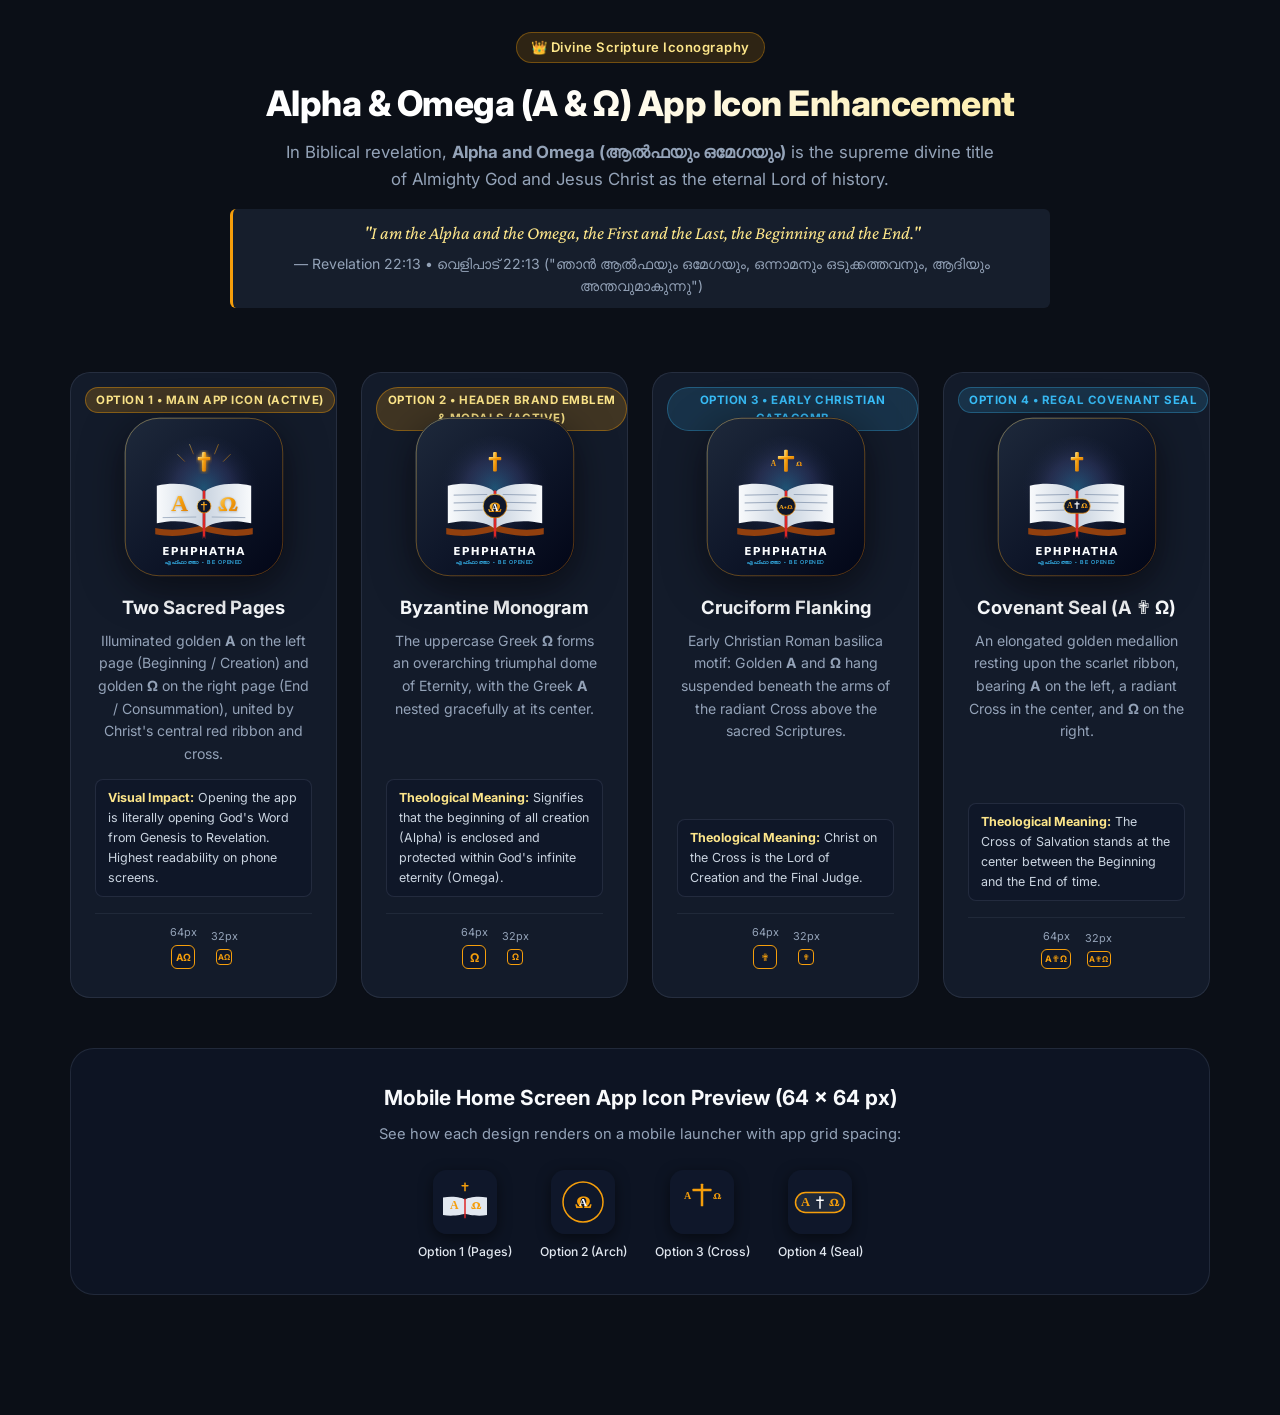
<file: icon-preview.html>
<!DOCTYPE html>
<html lang="en">
<head>
  <meta charset="UTF-8" />
  <meta name="viewport" content="width=device-width, initial-scale=1.0" />
  <title>Ephphatha — Alpha & Omega (Α & Ω) App Icon Design Showcase</title>
  <link rel="preconnect" href="https://fonts.googleapis.com" />
  <link rel="preconnect" href="https://fonts.gstatic.com" crossorigin />
  <link href="https://fonts.googleapis.com/css2?family=Crimson+Pro:ital,wght@0,400;0,600;0,700;1,400&family=Inter:wght@400;500;600;700;800&family=Manjari:wght@400;700&display=swap" rel="stylesheet" />
  <style>
    :root {
      --bg: #0b0f17;
      --card-bg: rgba(22, 30, 46, 0.85);
      --card-border: rgba(148, 163, 184, 0.15);
      --text: #f8fafc;
      --text-muted: #94a3b8;
      --gold-1: #fde68a;
      --gold-2: #f59e0b;
      --accent: #38bdf8;
    }
    * { box-sizing: border-box; margin: 0; padding: 0; }
    body {
      background: var(--bg);
      color: var(--text);
      font-family: 'Inter', system-ui, sans-serif;
      padding: 32px 20px 80px;
      line-height: 1.6;
    }
    .container {
      max-width: 1140px;
      margin: 0 auto;
    }
    header {
      text-align: center;
      margin-bottom: 40px;
    }
    .badge {
      display: inline-flex;
      align-items: center;
      gap: 6px;
      background: rgba(245, 158, 11, 0.15);
      border: 1px solid rgba(245, 158, 11, 0.35);
      color: var(--gold-1);
      padding: 4px 14px;
      border-radius: 9999px;
      font-size: 0.82rem;
      font-weight: 600;
      letter-spacing: 0.5px;
      margin-bottom: 12px;
    }
    h1 {
      font-size: 2.2rem;
      font-weight: 800;
      letter-spacing: -0.5px;
      margin-bottom: 8px;
      background: linear-gradient(135deg, #ffffff 40%, var(--gold-1) 100%);
      -webkit-background-clip: text;
      -webkit-text-fill-color: transparent;
    }
    .subtitle {
      color: var(--text-muted);
      font-size: 1.05rem;
      max-width: 720px;
      margin: 0 auto 16px;
    }
    .scripture-quote {
      font-family: 'Crimson Pro', serif;
      font-style: italic;
      color: var(--gold-1);
      font-size: 1.15rem;
      background: rgba(30, 41, 59, 0.6);
      border-left: 3px solid var(--gold-2);
      padding: 10px 18px;
      border-radius: 6px;
      display: inline-block;
      max-width: 820px;
      margin-bottom: 24px;
    }
    .scripture-quote cite {
      display: block;
      font-size: 0.88rem;
      font-style: normal;
      color: var(--text-muted);
      margin-top: 4px;
      font-family: 'Inter', sans-serif;
    }
    
    /* Grid of 4 Design Concepts */
    .designs-grid {
      display: grid;
      grid-template-columns: repeat(auto-fit, minmax(260px, 1fr));
      gap: 24px;
      margin-bottom: 50px;
    }
    .design-card {
      background: var(--card-bg);
      border: 1px solid var(--card-border);
      border-radius: 20px;
      padding: 24px;
      display: flex;
      flex-direction: column;
      align-items: center;
      text-align: center;
      position: relative;
      transition: all 0.25s ease;
      backdrop-filter: blur(12px);
    }
    .design-card:hover {
      transform: translateY(-4px);
      border-color: rgba(245, 158, 11, 0.4);
      box-shadow: 0 12px 30px rgba(0, 0, 0, 0.45);
    }
    .design-tag {
      position: absolute;
      top: 14px;
      left: 14px;
      font-size: 0.72rem;
      font-weight: 700;
      text-transform: uppercase;
      letter-spacing: 0.5px;
      padding: 3px 10px;
      border-radius: 9999px;
      background: rgba(56, 189, 248, 0.15);
      color: var(--accent);
      border: 1px solid rgba(56, 189, 248, 0.3);
    }
    .tag-recommended {
      background: rgba(245, 158, 11, 0.2);
      color: var(--gold-1);
      border-color: rgba(245, 158, 11, 0.4);
    }
    .icon-preview-wrap {
      width: 160px;
      height: 160px;
      margin: 20px 0 16px;
      filter: drop-shadow(0 10px 20px rgba(0,0,0,0.5));
    }
    .icon-preview-wrap svg {
      width: 100%;
      height: 100%;
      border-radius: 36px;
    }
    .design-title {
      font-size: 1.15rem;
      font-weight: 700;
      margin-bottom: 8px;
    }
    .design-desc {
      font-size: 0.88rem;
      color: var(--text-muted);
      margin-bottom: 14px;
      flex-grow: 1;
    }
    .theology-point {
      font-size: 0.78rem;
      background: rgba(15, 23, 42, 0.8);
      border: 1px solid rgba(148, 163, 184, 0.15);
      border-radius: 8px;
      padding: 8px 12px;
      color: #cbd5e1;
      text-align: left;
      width: 100%;
      margin-bottom: 16px;
    }
    .theology-point strong {
      color: var(--gold-1);
    }
    .scale-row {
      display: flex;
      align-items: center;
      justify-content: center;
      gap: 14px;
      padding: 10px 0 4px;
      border-top: 1px solid rgba(148, 163, 184, 0.1);
      width: 100%;
    }
    .scale-item {
      display: flex;
      flex-direction: column;
      align-items: center;
      gap: 4px;
      font-size: 0.68rem;
      color: var(--text-muted);
    }

    /* Mobile Home Screen Simulation */
    .mobile-mockup-section {
      background: rgba(15, 23, 42, 0.7);
      border: 1px solid var(--card-border);
      border-radius: 24px;
      padding: 32px 24px;
      text-align: center;
      margin-bottom: 40px;
    }
    .mockup-grid {
      display: flex;
      justify-content: center;
      gap: 28px;
      flex-wrap: wrap;
      margin-top: 24px;
    }
    .app-icon-item {
      display: flex;
      flex-direction: column;
      align-items: center;
      gap: 8px;
    }
    .app-icon-item .sim-icon {
      width: 64px;
      height: 64px;
      border-radius: 14px;
      box-shadow: 0 4px 14px rgba(0, 0, 0, 0.5);
    }
    .app-icon-item span {
      font-size: 0.76rem;
      font-weight: 500;
      color: #e2e8f0;
    }
  </style>
</head>
<body>
  <div class="container">
    <header>
      <div class="badge">👑 Divine Scripture Iconography</div>
      <h1>Alpha &amp; Omega (Α &amp; Ω) App Icon Enhancement</h1>
      <p class="subtitle">
        In Biblical revelation, <strong>Alpha and Omega (ആൽഫയും ഒമേഗയും)</strong> is the supreme divine title of Almighty God and Jesus Christ as the eternal Lord of history.
      </p>
      <div class="scripture-quote">
        "I am the Alpha and the Omega, the First and the Last, the Beginning and the End."
        <cite>— Revelation 22:13 • വെളിപാട് 22:13 ("ഞാന്‍ ആല്‍ഫയും ഒമേഗയും, ഒന്നാമനും ഒടുക്കത്തവനും, ആദിയും അന്തവുമാകുന്നു")</cite>
      </div>
    </header>

    <!-- 4 Design Variations -->
    <div class="designs-grid">

      <!-- OPTION 1: Two Sacred Open Pages (Left: Α, Right: Ω) -->
      <div class="design-card">
        <span class="design-tag tag-recommended">Option 1 • Main App Icon (Active)</span>
        <div class="icon-preview-wrap">
          <svg viewBox="0 0 512 512" width="100%" height="100%">
            <defs>
              <linearGradient id="bg1" x1="0%" y1="0%" x2="100%" y2="100%">
                <stop offset="0%" stop-color="#1E293B" />
                <stop offset="50%" stop-color="#0F172A" />
                <stop offset="100%" stop-color="#020617" />
              </linearGradient>
              <radialGradient id="halo1" cx="50%" cy="45%" r="50%">
                <stop offset="0%" stop-color="#38BDF8" stop-opacity="0.35" />
                <stop offset="50%" stop-color="#818CF8" stop-opacity="0.15" />
                <stop offset="100%" stop-color="#0F172A" stop-opacity="0" />
              </radialGradient>
              <linearGradient id="gold1" x1="0%" y1="0%" x2="100%" y2="100%">
                <stop offset="0%" stop-color="#FDE68A" />
                <stop offset="50%" stop-color="#F59E0B" />
                <stop offset="100%" stop-color="#D97706" />
              </linearGradient>
              <linearGradient id="pgL1" x1="0%" y1="0%" x2="100%" y2="0%">
                <stop offset="0%" stop-color="#F8FAFC" />
                <stop offset="100%" stop-color="#CBD5E1" />
              </linearGradient>
              <linearGradient id="pgR1" x1="0%" y1="0%" x2="100%" y2="0%">
                <stop offset="0%" stop-color="#CBD5E1" />
                <stop offset="100%" stop-color="#F8FAFC" />
              </linearGradient>
              <filter id="glow1">
                <feGaussianBlur stdDeviation="6" result="b" />
                <feComposite in="SourceGraphic" in2="b" operator="over" />
              </filter>
            </defs>
            <rect width="512" height="512" rx="112" fill="url(#bg1)" />
            <rect width="504" height="504" x="4" y="4" rx="108" fill="none" stroke="url(#gold1)" stroke-width="3" stroke-opacity="0.4" />
            <circle cx="256" cy="245" r="185" fill="url(#halo1)" />
            <!-- Cross Rays -->
            <g stroke="url(#gold1)" stroke-width="2.5" stroke-linecap="round" opacity="0.6">
              <line x1="256" y1="75" x2="256" y2="110" />
              <line x1="210" y1="88" x2="222" y2="118" />
              <line x1="302" y1="88" x2="290" y2="118" />
              <line x1="172" y1="120" x2="194" y2="142" />
              <line x1="340" y1="120" x2="318" y2="142" />
            </g>
            <!-- Cross -->
            <g filter="url(#glow1)">
              <rect x="250" y="112" width="12" height="62" rx="3" fill="url(#gold1)" />
              <rect x="236" y="128" width="40" height="10" rx="2" fill="url(#gold1)" />
            </g>
            <!-- Book Cover -->
            <g transform="translate(0, 10)">
              <path d="M 100,345 C 170,360 240,340 256,335 C 272,340 342,360 412,345 L 412,365 C 342,380 272,360 256,355 C 240,360 170,380 100,365 Z" fill="#92400E" />
              <!-- Left Page (Genesis / Beginning) with Alpha -->
              <path d="M 105,210 C 170,195 235,210 252,228 L 252,345 C 235,328 170,315 105,330 Z" fill="url(#pgL1)" />
              <text x="178" y="292" font-family="'Crimson Pro', Georgia, serif" font-size="76" font-weight="800" fill="url(#gold1)" text-anchor="middle" filter="drop-shadow(0 2px 4px rgba(0,0,0,0.25))">Α</text>
              <line x1="125" y1="312" x2="230" y2="310" stroke="#94A3B8" stroke-width="2.5" stroke-linecap="round" />
              
              <!-- Right Page (Revelation / End) with Omega -->
              <path d="M 407,210 C 342,195 277,210 260,228 L 260,345 C 277,328 342,315 407,330 Z" fill="url(#pgR1)" />
              <text x="334" y="292" font-family="'Crimson Pro', Georgia, serif" font-size="76" font-weight="800" fill="url(#gold1)" text-anchor="middle" filter="drop-shadow(0 2px 4px rgba(0,0,0,0.25))">Ω</text>
              <line x1="282" y1="310" x2="387" y2="312" stroke="#94A3B8" stroke-width="2.5" stroke-linecap="round" />
              
              <!-- Ribbon & Center Cross Seal -->
              <path d="M 252,226 Q 256,224 260,226 L 260,380 L 256,370 L 252,380 Z" fill="#DC2626" />
              <circle cx="256" cy="275" r="22" fill="#0F172A" stroke="url(#gold1)" stroke-width="2.5" />
              <!-- Miniature Cross in Center Seal -->
              <rect x="254" y="261" width="4" height="28" rx="1" fill="url(#gold1)" />
              <rect x="246" y="268" width="20" height="4" rx="1" fill="url(#gold1)" />
            </g>
            <text x="256" y="440" font-family="system-ui, sans-serif" font-size="34" font-weight="800" letter-spacing="4" fill="#F8FAFC" text-anchor="middle">EPHPHATHA</text>
            <text x="256" y="470" font-family="'Manjari', sans-serif" font-size="18" font-weight="700" letter-spacing="2" fill="#38BDF8" text-anchor="middle">എഫ്ഫാത്താ • BE OPENED</text>
          </svg>
        </div>
        <h3 class="design-title">Two Sacred Pages</h3>
        <p class="design-desc">
          Illuminated golden <strong>Α</strong> on the left page (Beginning / Creation) and golden <strong>Ω</strong> on the right page (End / Consummation), united by Christ's central red ribbon and cross.
        </p>
        <div class="theology-point">
          <strong>Visual Impact:</strong> Opening the app is literally opening God's Word from Genesis to Revelation. Highest readability on phone screens.
        </div>
        <div class="scale-row">
          <div class="scale-item"><span>64px</span><div style="width:24px;height:24px;border-radius:6px;background:#0f172a;border:1px solid #f59e0b;display:flex;align-items:center;justify-content:center;font-size:10px;color:#f59e0b;font-weight:bold;">ΑΩ</div></div>
          <div class="scale-item"><span>32px</span><div style="width:16px;height:16px;border-radius:4px;background:#0f172a;border:1px solid #f59e0b;display:flex;align-items:center;justify-content:center;font-size:8px;color:#f59e0b;font-weight:bold;">ΑΩ</div></div>
        </div>
      </div>

      <!-- OPTION 2: Sacred Intertwined Byzantine Monogram (Α inside Ω arch) -->
      <div class="design-card">
        <span class="design-tag tag-recommended">Option 2 • Header Brand Emblem &amp; Modals (Active)</span>
        <div class="icon-preview-wrap">
          <svg viewBox="0 0 512 512" width="100%" height="100%">
            <defs>
              <linearGradient id="bg2" x1="0%" y1="0%" x2="100%" y2="100%">
                <stop offset="0%" stop-color="#1E293B" /><stop offset="50%" stop-color="#0F172A" /><stop offset="100%" stop-color="#020617" />
              </linearGradient>
              <linearGradient id="gold2" x1="0%" y1="0%" x2="100%" y2="100%">
                <stop offset="0%" stop-color="#FDE68A" /><stop offset="50%" stop-color="#F59E0B" /><stop offset="100%" stop-color="#D97706" />
              </linearGradient>
            </defs>
            <rect width="512" height="512" rx="112" fill="url(#bg2)" />
            <rect width="504" height="504" x="4" y="4" rx="108" fill="none" stroke="url(#gold2)" stroke-width="3" stroke-opacity="0.4" />
            <circle cx="256" cy="245" r="185" fill="url(#halo1)" />
            <!-- Radiant Cross -->
            <rect x="250" y="112" width="12" height="62" rx="3" fill="url(#gold2)" />
            <rect x="236" y="128" width="40" height="10" rx="2" fill="url(#gold2)" />
            <!-- Book Cover -->
            <g transform="translate(0, 10)">
              <path d="M 100,345 C 170,360 240,340 256,335 C 272,340 342,360 412,345 L 412,365 C 342,380 272,360 256,355 C 240,360 170,380 100,365 Z" fill="#92400E" />
              <path d="M 105,210 C 170,195 235,210 252,228 L 252,345 C 235,328 170,315 105,330 Z" fill="url(#pgL1)" />
              <path d="M 407,210 C 342,195 277,210 260,228 L 260,345 C 277,328 342,315 407,330 Z" fill="url(#pgR1)" />
              <!-- Scripture lines -->
              <line x1="125" y1="240" x2="230" y2="238" stroke="#94A3B8" stroke-width="3" stroke-linecap="round" />
              <line x1="125" y1="265" x2="230" y2="263" stroke="#94A3B8" stroke-width="3" stroke-linecap="round" />
              <line x1="125" y1="290" x2="215" y2="288" stroke="#94A3B8" stroke-width="3" stroke-linecap="round" />
              <line x1="282" y1="238" x2="387" y2="240" stroke="#94A3B8" stroke-width="3" stroke-linecap="round" />
              <line x1="282" y1="263" x2="387" y2="265" stroke="#94A3B8" stroke-width="3" stroke-linecap="round" />
              <line x1="282" y1="288" x2="372" y2="290" stroke="#94A3B8" stroke-width="3" stroke-linecap="round" />
              <path d="M 252,226 Q 256,224 260,226 L 260,380 L 256,370 L 252,380 Z" fill="#DC2626" />
              
              <!-- Large Medallion with Intertwined Omega Arch and Alpha inside -->
              <circle cx="256" cy="275" r="38" fill="#0F172A" stroke="url(#gold2)" stroke-width="2.5" />
              <!-- Omega Arch -->
              <text x="256" y="294" font-family="'Crimson Pro', Georgia, serif" font-size="52" font-weight="800" fill="url(#gold2)" text-anchor="middle" opacity="0.95">Ω</text>
              <!-- Alpha nestled inside -->
              <text x="256" y="291" font-family="'Crimson Pro', Georgia, serif" font-size="30" font-weight="900" fill="#F8FAFC" text-anchor="middle">Α</text>
            </g>
            <text x="256" y="440" font-family="system-ui, sans-serif" font-size="34" font-weight="800" letter-spacing="4" fill="#F8FAFC" text-anchor="middle">EPHPHATHA</text>
            <text x="256" y="470" font-family="'Manjari', sans-serif" font-size="18" font-weight="700" letter-spacing="2" fill="#38BDF8" text-anchor="middle">എഫ്ഫാത്താ • BE OPENED</text>
          </svg>
        </div>
        <h3 class="design-title">Byzantine Monogram</h3>
        <p class="design-desc">
          The uppercase Greek <strong>Ω</strong> forms an overarching triumphal dome of Eternity, with the Greek <strong>Α</strong> nested gracefully at its center.
        </p>
        <div class="theology-point">
          <strong>Theological Meaning:</strong> Signifies that the beginning of all creation (Alpha) is enclosed and protected within God's infinite eternity (Omega).
        </div>
        <div class="scale-row">
          <div class="scale-item"><span>64px</span><div style="width:24px;height:24px;border-radius:6px;background:#0f172a;border:1px solid #f59e0b;display:flex;align-items:center;justify-content:center;font-size:12px;color:#f59e0b;font-weight:bold;">Ω</div></div>
          <div class="scale-item"><span>32px</span><div style="width:16px;height:16px;border-radius:4px;background:#0f172a;border:1px solid #f59e0b;display:flex;align-items:center;justify-content:center;font-size:9px;color:#f59e0b;font-weight:bold;">Ω</div></div>
        </div>
      </div>

      <!-- OPTION 3: Alpha & Omega Flanking the Golden Cross (Α ✟ Ω) -->
      <div class="design-card">
        <span class="design-tag">Option 3 • Early Christian Catacomb</span>
        <div class="icon-preview-wrap">
          <svg viewBox="0 0 512 512" width="100%" height="100%">
            <rect width="512" height="512" rx="112" fill="url(#bg1)" />
            <rect width="504" height="504" x="4" y="4" rx="108" fill="none" stroke="url(#gold1)" stroke-width="3" stroke-opacity="0.4" />
            <circle cx="256" cy="245" r="185" fill="url(#halo1)" />
            <!-- Radiant Cross -->
            <rect x="250" y="105" width="12" height="70" rx="3" fill="url(#gold1)" />
            <rect x="230" y="125" width="52" height="10" rx="2" fill="url(#gold1)" />
            <!-- Suspended Alpha under left beam -->
            <text x="216" y="156" font-family="'Crimson Pro', Georgia, serif" font-size="24" font-weight="800" fill="url(#gold1)" text-anchor="middle">Α</text>
            <line x1="216" y1="135" x2="216" y2="142" stroke="url(#gold1)" stroke-width="1.5" />
            <!-- Suspended Omega under right beam -->
            <text x="296" y="156" font-family="'Crimson Pro', Georgia, serif" font-size="24" font-weight="800" fill="url(#gold1)" text-anchor="middle">Ω</text>
            <line x1="296" y1="135" x2="296" y2="142" stroke="url(#gold1)" stroke-width="1.5" />
            <!-- Book Cover -->
            <g transform="translate(0, 10)">
              <path d="M 100,345 C 170,360 240,340 256,335 C 272,340 342,360 412,345 L 412,365 C 342,380 272,360 256,355 C 240,360 170,380 100,365 Z" fill="#92400E" />
              <path d="M 105,210 C 170,195 235,210 252,228 L 252,345 C 235,328 170,315 105,330 Z" fill="url(#pgL1)" />
              <path d="M 407,210 C 342,195 277,210 260,228 L 260,345 C 277,328 342,315 407,330 Z" fill="url(#pgR1)" />
              <line x1="125" y1="240" x2="230" y2="238" stroke="#94A3B8" stroke-width="3" stroke-linecap="round" />
              <line x1="125" y1="265" x2="230" y2="263" stroke="#94A3B8" stroke-width="3" stroke-linecap="round" />
              <line x1="125" y1="290" x2="215" y2="288" stroke="#94A3B8" stroke-width="3" stroke-linecap="round" />
              <line x1="282" y1="238" x2="387" y2="240" stroke="#94A3B8" stroke-width="3" stroke-linecap="round" />
              <line x1="282" y1="263" x2="387" y2="265" stroke="#94A3B8" stroke-width="3" stroke-linecap="round" />
              <line x1="282" y1="288" x2="372" y2="290" stroke="#94A3B8" stroke-width="3" stroke-linecap="round" />
              <path d="M 252,226 Q 256,224 260,226 L 260,380 L 256,370 L 252,380 Z" fill="#DC2626" />
              <!-- Center Medallion with Α • Ω -->
              <circle cx="256" cy="275" r="30" fill="#0F172A" stroke="url(#gold1)" stroke-width="2.5" />
              <text x="256" y="284" font-family="'Crimson Pro', Georgia, serif" font-size="22" font-weight="800" fill="url(#gold1)" text-anchor="middle">Α•Ω</text>
            </g>
            <text x="256" y="440" font-family="system-ui, sans-serif" font-size="34" font-weight="800" letter-spacing="4" fill="#F8FAFC" text-anchor="middle">EPHPHATHA</text>
            <text x="256" y="470" font-family="'Manjari', sans-serif" font-size="18" font-weight="700" letter-spacing="2" fill="#38BDF8" text-anchor="middle">എഫ്ഫാത്താ • BE OPENED</text>
          </svg>
        </div>
        <h3 class="design-title">Cruciform Flanking</h3>
        <p class="design-desc">
          Early Christian Roman basilica motif: Golden <strong>Α</strong> and <strong>Ω</strong> hang suspended beneath the arms of the radiant Cross above the sacred Scriptures.
        </p>
        <div class="theology-point">
          <strong>Theological Meaning:</strong> Christ on the Cross is the Lord of Creation and the Final Judge.
        </div>
        <div class="scale-row">
          <div class="scale-item"><span>64px</span><div style="width:24px;height:24px;border-radius:6px;background:#0f172a;border:1px solid #f59e0b;display:flex;align-items:center;justify-content:center;font-size:10px;color:#f59e0b;font-weight:bold;">✟</div></div>
          <div class="scale-item"><span>32px</span><div style="width:16px;height:16px;border-radius:4px;background:#0f172a;border:1px solid #f59e0b;display:flex;align-items:center;justify-content:center;font-size:8px;color:#f59e0b;font-weight:bold;">✟</div></div>
        </div>
      </div>

      <!-- OPTION 4: Sacred Center Covenant Seal (Α ✟ Ω in center medallion) -->
      <div class="design-card">
        <span class="design-tag">Option 4 • Regal Covenant Seal</span>
        <div class="icon-preview-wrap">
          <svg viewBox="0 0 512 512" width="100%" height="100%">
            <rect width="512" height="512" rx="112" fill="url(#bg1)" />
            <rect width="504" height="504" x="4" y="4" rx="108" fill="none" stroke="url(#gold1)" stroke-width="3" stroke-opacity="0.4" />
            <circle cx="256" cy="245" r="185" fill="url(#halo1)" />
            <!-- Radiant Cross -->
            <rect x="250" y="112" width="12" height="62" rx="3" fill="url(#gold1)" />
            <rect x="236" y="128" width="40" height="10" rx="2" fill="url(#gold1)" />
            <!-- Book Cover -->
            <g transform="translate(0, 10)">
              <path d="M 100,345 C 170,360 240,340 256,335 C 272,340 342,360 412,345 L 412,365 C 342,380 272,360 256,355 C 240,360 170,380 100,365 Z" fill="#92400E" />
              <path d="M 105,210 C 170,195 235,210 252,228 L 252,345 C 235,328 170,315 105,330 Z" fill="url(#pgL1)" />
              <path d="M 407,210 C 342,195 277,210 260,228 L 260,345 C 277,328 342,315 407,330 Z" fill="url(#pgR1)" />
              <line x1="125" y1="240" x2="230" y2="238" stroke="#94A3B8" stroke-width="3" stroke-linecap="round" />
              <line x1="125" y1="265" x2="230" y2="263" stroke="#94A3B8" stroke-width="3" stroke-linecap="round" />
              <line x1="125" y1="290" x2="215" y2="288" stroke="#94A3B8" stroke-width="3" stroke-linecap="round" />
              <line x1="282" y1="238" x2="387" y2="240" stroke="#94A3B8" stroke-width="3" stroke-linecap="round" />
              <line x1="282" y1="263" x2="387" y2="265" stroke="#94A3B8" stroke-width="3" stroke-linecap="round" />
              <line x1="282" y1="288" x2="372" y2="290" stroke="#94A3B8" stroke-width="3" stroke-linecap="round" />
              <path d="M 252,226 Q 256,224 260,226 L 260,380 L 256,370 L 252,380 Z" fill="#DC2626" />
              
              <!-- Oval Covenant Seal with Α ✟ Ω -->
              <rect x="214" y="252" width="84" height="46" rx="23" fill="#0F172A" stroke="url(#gold1)" stroke-width="2.5" />
              <text x="233" y="282" font-family="'Crimson Pro', Georgia, serif" font-size="26" font-weight="800" fill="url(#gold1)" text-anchor="middle">Α</text>
              <!-- Center Cross -->
              <rect x="254" y="260" width="4" height="24" rx="1" fill="#F8FAFC" />
              <rect x="248" y="266" width="16" height="4" rx="1" fill="#F8FAFC" />
              <text x="279" y="282" font-family="'Crimson Pro', Georgia, serif" font-size="26" font-weight="800" fill="url(#gold1)" text-anchor="middle">Ω</text>
            </g>
            <text x="256" y="440" font-family="system-ui, sans-serif" font-size="34" font-weight="800" letter-spacing="4" fill="#F8FAFC" text-anchor="middle">EPHPHATHA</text>
            <text x="256" y="470" font-family="'Manjari', sans-serif" font-size="18" font-weight="700" letter-spacing="2" fill="#38BDF8" text-anchor="middle">എഫ്ഫാത്താ • BE OPENED</text>
          </svg>
        </div>
        <h3 class="design-title">Covenant Seal (Α ✟ Ω)</h3>
        <p class="design-desc">
          An elongated golden medallion resting upon the scarlet ribbon, bearing <strong>Α</strong> on the left, a radiant Cross in the center, and <strong>Ω</strong> on the right.
        </p>
        <div class="theology-point">
          <strong>Theological Meaning:</strong> The Cross of Salvation stands at the center between the Beginning and the End of time.
        </div>
        <div class="scale-row">
          <div class="scale-item"><span>64px</span><div style="width:30px;height:20px;border-radius:6px;background:#0f172a;border:1px solid #f59e0b;display:flex;align-items:center;justify-content:center;font-size:9px;color:#f59e0b;font-weight:bold;">Α✟Ω</div></div>
          <div class="scale-item"><span>32px</span><div style="width:24px;height:16px;border-radius:4px;background:#0f172a;border:1px solid #f59e0b;display:flex;align-items:center;justify-content:center;font-size:8px;color:#f59e0b;font-weight:bold;">Α✟Ω</div></div>
        </div>
      </div>

    </div>

    <!-- Phone Screen Mockup Simulation -->
    <div class="mobile-mockup-section">
      <h3 style="font-size: 1.3rem; margin-bottom: 8px;">Mobile Home Screen App Icon Preview (64 &times; 64 px)</h3>
      <p style="color: var(--text-muted); font-size: 0.92rem;">
        See how each design renders on a mobile launcher with app grid spacing:
      </p>
      <div class="mockup-grid">
        <div class="app-icon-item">
          <div class="sim-icon">
            <svg viewBox="0 0 512 512" width="64" height="64" style="border-radius: 14px;">
              <rect width="512" height="512" fill="#0F172A" />
              <!-- Mini Open Book Representation -->
              <path d="M 80,360 C 160,375 235,355 256,350 C 277,355 352,375 432,360 L 432,220 C 352,205 277,220 256,238 C 235,220 160,205 80,220 Z" fill="#E2E8F0" />
              <path d="M 250,230 Q 256,225 262,230 L 262,390 L 256,380 L 250,390 Z" fill="#DC2626" />
              <text x="170" y="310" font-family="'Crimson Pro', serif" font-size="95" font-weight="900" fill="#F59E0B" text-anchor="middle">Α</text>
              <text x="342" y="310" font-family="'Crimson Pro', serif" font-size="95" font-weight="900" fill="#F59E0B" text-anchor="middle">Ω</text>
              <!-- Radiant Cross Top -->
              <rect x="250" y="100" width="12" height="70" rx="3" fill="#F59E0B" />
              <rect x="230" y="120" width="52" height="12" rx="2" fill="#F59E0B" />
            </svg>
          </div>
          <span>Option 1 (Pages)</span>
        </div>
        <div class="app-icon-item">
          <div class="sim-icon">
            <svg viewBox="0 0 512 512" width="64" height="64" style="border-radius: 14px;">
              <rect width="512" height="512" fill="#0F172A" />
              <circle cx="256" cy="256" r="160" fill="none" stroke="#F59E0B" stroke-width="12" />
              <text x="256" y="300" font-family="'Crimson Pro', serif" font-size="160" font-weight="800" fill="#F59E0B" text-anchor="middle">Ω</text>
              <text x="256" y="290" font-family="'Crimson Pro', serif" font-size="90" font-weight="900" fill="#FFFFFF" text-anchor="middle">Α</text>
            </svg>
          </div>
          <span>Option 2 (Arch)</span>
        </div>
        <div class="app-icon-item">
          <div class="sim-icon">
            <svg viewBox="0 0 512 512" width="64" height="64" style="border-radius: 14px;">
              <rect width="512" height="512" fill="#0F172A" />
              <rect x="246" y="110" width="20" height="180" rx="4" fill="#F59E0B" />
              <rect x="180" y="150" width="152" height="20" rx="4" fill="#F59E0B" />
              <text x="140" y="230" font-family="'Crimson Pro', serif" font-size="80" font-weight="800" fill="#F59E0B" text-anchor="middle">Α</text>
              <text x="372" y="230" font-family="'Crimson Pro', serif" font-size="80" font-weight="800" fill="#F59E0B" text-anchor="middle">Ω</text>
            </svg>
          </div>
          <span>Option 3 (Cross)</span>
        </div>
        <div class="app-icon-item">
          <div class="sim-icon">
            <svg viewBox="0 0 512 512" width="64" height="64" style="border-radius: 14px;">
              <rect width="512" height="512" fill="#0F172A" />
              <rect x="60" y="180" width="392" height="160" rx="80" fill="#1E293B" stroke="#F59E0B" stroke-width="12" />
              <text x="140" y="290" font-family="'Crimson Pro', serif" font-size="100" font-weight="800" fill="#F59E0B" text-anchor="middle">Α</text>
              <rect x="250" y="210" width="12" height="100" rx="2" fill="#FFFFFF" />
              <rect x="226" y="236" width="60" height="12" rx="2" fill="#FFFFFF" />
              <text x="372" y="290" font-family="'Crimson Pro', serif" font-size="100" font-weight="800" fill="#F59E0B" text-anchor="middle">Ω</text>
            </svg>
          </div>
          <span>Option 4 (Seal)</span>
        </div>
      </div>
    </div>

  </div>
</body>
</html>
</file>
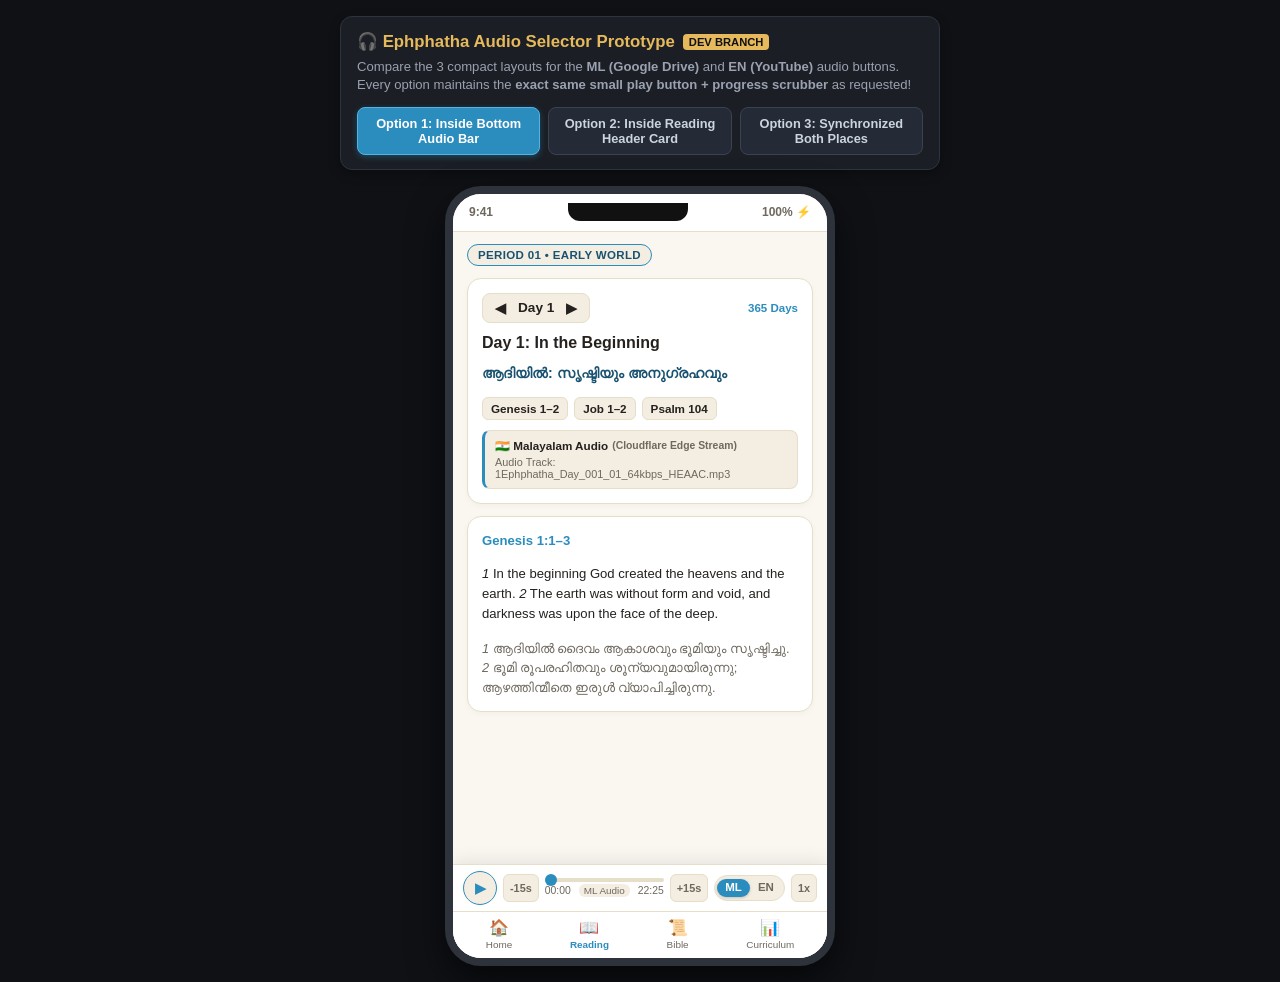
<file: prototype-audio-selector.html>
<!DOCTYPE html>
<html lang="en">
<head>
  <meta charset="UTF-8">
  <meta name="viewport" content="width=device-width, initial-scale=1.0, maximum-scale=1.0, user-scalable=no">
  <title>Ephphatha Audio Selector Prototype (ML / EN)</title>
  <style>
    :root {
      --bg-base: #FAF6F0;
      --bg-surface: #FFFFFF;
      --bg-subtle-surface: #F3EDE2;
      --text-main: #24211E;
      --text-muted: #6E685E;
      --border-subtle: #E6DEC8;
      --period-color: #2B8CBE;
      --period-text: #195270;
      --gold-accent: #C59B27;
      --yt-red: #CC0000;
      --font-main: -apple-system, BlinkMacSystemFont, "Segoe UI", Roboto, Helvetica, Arial, sans-serif;
    }

    @media (prefers-color-scheme: dark) {
      :root {
        --bg-base: #181A1F;
        --bg-surface: #20242B;
        --bg-subtle-surface: #292E37;
        --text-main: #EDE7DC;
        --text-muted: #9E978A;
        --border-subtle: #323842;
        --period-color: #4AA3D4;
        --period-text: #8ED1F7;
      }
    }

    * { box-sizing: border-box; margin: 0; padding: 0; }
    body {
      font-family: var(--font-main);
      background: #0f1115;
      color: #e6e6e6;
      display: flex;
      flex-direction: column;
      align-items: center;
      min-height: 100vh;
      padding: 16px 8px;
    }

    .proto-controls {
      max-width: 600px;
      width: 100%;
      background: #1b1e24;
      border: 1px solid #2d333f;
      border-radius: 12px;
      padding: 14px 16px;
      margin-bottom: 16px;
      box-shadow: 0 4px 12px rgba(0,0,0,0.3);
    }
    .proto-title {
      font-size: 1.05rem;
      font-weight: 700;
      color: #e5b95c;
      margin-bottom: 6px;
      display: flex;
      align-items: center;
      gap: 8px;
    }
    .proto-desc {
      font-size: 0.82rem;
      color: #9aa1b0;
      line-height: 1.4;
      margin-bottom: 12px;
    }
    .proto-nav {
      display: flex;
      gap: 8px;
      flex-wrap: wrap;
    }
    .proto-option-btn {
      flex: 1;
      min-width: 120px;
      padding: 8px 12px;
      font-size: 0.8rem;
      font-weight: 600;
      border: 1px solid #3a4252;
      border-radius: 8px;
      background: #252b36;
      color: #cbd5e1;
      cursor: pointer;
      text-align: center;
      transition: all 0.15s ease;
    }
    .proto-option-btn.active {
      background: #2B8CBE;
      border-color: #55b2e6;
      color: #ffffff;
      box-shadow: 0 2px 6px rgba(43, 140, 190, 0.4);
    }

    /* Mobile Device Frame */
    .mobile-frame {
      width: 100%;
      max-width: 390px;
      height: 780px;
      background: var(--bg-base);
      color: var(--text-main);
      border-radius: 36px;
      border: 8px solid #2d323b;
      box-shadow: 0 16px 36px rgba(0,0,0,0.6);
      display: flex;
      flex-direction: column;
      overflow: hidden;
      position: relative;
    }

    /* Mobile Status Bar */
    .mobile-status-bar {
      height: 38px;
      background: var(--bg-surface);
      border-bottom: 1px solid var(--border-subtle);
      display: flex;
      align-items: center;
      justify-content: space-between;
      padding: 0 16px;
      font-size: 0.75rem;
      font-weight: 600;
      color: var(--text-muted);
    }
    .status-notch {
      width: 120px;
      height: 18px;
      background: #111;
      border-radius: 0 0 12px 12px;
    }

    /* Screen Content */
    .screen-scroll-area {
      flex: 1;
      overflow-y: auto;
      padding: 12px 14px 130px;
      display: flex;
      flex-direction: column;
      gap: 12px;
    }

    /* Period Badge */
    .period-badge {
      display: inline-flex;
      align-items: center;
      gap: 6px;
      padding: 4px 10px;
      border-radius: 12px;
      background: var(--bg-subtle-surface);
      color: var(--period-text);
      border: 1px solid var(--period-color);
      font-size: 0.72rem;
      font-weight: 700;
      letter-spacing: 0.03em;
      text-transform: uppercase;
      align-self: flex-start;
    }

    /* Day Card */
    .day-card {
      background: var(--bg-surface);
      border: 1px solid var(--border-subtle);
      border-radius: 14px;
      padding: 14px;
      display: flex;
      flex-direction: column;
      gap: 10px;
      box-shadow: 0 2px 6px rgba(0,0,0,0.03);
    }
    .day-row {
      display: flex;
      align-items: center;
      justify-content: space-between;
      gap: 8px;
    }
    .day-stepper {
      display: flex;
      align-items: center;
      gap: 6px;
      background: var(--bg-subtle-surface);
      padding: 2px 6px;
      border-radius: 8px;
      border: 1px solid var(--border-subtle);
    }
    .day-btn {
      background: none;
      border: none;
      color: var(--text-main);
      font-weight: bold;
      font-size: 0.85rem;
      cursor: pointer;
      padding: 4px 6px;
    }
    .day-val {
      font-size: 0.85rem;
      font-weight: 700;
      color: var(--text-main);
    }

    /* Compact ML/EN Toggle Pill */
    .compact-lang-pill {
      display: inline-flex;
      align-items: center;
      background: var(--bg-subtle-surface);
      border: 1px solid var(--border-subtle);
      border-radius: 14px;
      padding: 2px;
      height: 26px;
      flex-shrink: 0;
    }
    .compact-lang-pill button {
      background: transparent;
      border: none;
      padding: 2px 8px;
      font-size: 0.72rem;
      font-weight: 700;
      color: var(--text-muted);
      border-radius: 11px;
      cursor: pointer;
      transition: all 0.15s ease;
      line-height: 1.2;
    }
    .compact-lang-pill button.active {
      background: var(--period-color);
      color: #ffffff;
      box-shadow: 0 1px 3px rgba(0,0,0,0.18);
    }
    .compact-lang-pill button.active.en-active {
      background: #CC0000;
    }

    .ep-title-en {
      font-size: 1rem;
      font-weight: 700;
      color: var(--text-main);
      line-height: 1.3;
    }
    .ep-title-ml {
      font-size: 0.88rem;
      color: var(--period-text);
      line-height: 1.35;
      font-weight: 600;
    }

    .reading-chip-row {
      display: flex;
      flex-wrap: wrap;
      gap: 6px;
      margin-top: 4px;
    }
    .reading-chip {
      background: var(--bg-subtle-surface);
      border: 1px solid var(--border-subtle);
      padding: 4px 8px;
      border-radius: 6px;
      font-size: 0.73rem;
      font-weight: 600;
      color: var(--text-main);
    }

    .active-audio-meta-card {
      background: var(--bg-subtle-surface);
      border: 1px solid var(--border-subtle);
      border-left: 3px solid var(--period-color);
      border-radius: 8px;
      padding: 8px 10px;
      font-size: 0.73rem;
      display: flex;
      flex-direction: column;
      gap: 3px;
    }
    .active-audio-meta-card.en-mode {
      border-left-color: #CC0000;
    }
    .audio-source-badge {
      font-weight: 700;
      display: inline-flex;
      align-items: center;
      gap: 4px;
    }

    /* Compact Dock Player */
    .dock-container {
      position: absolute;
      bottom: 0;
      left: 0;
      right: 0;
      background: var(--bg-surface);
      border-top: 1px solid var(--border-subtle);
      box-shadow: 0 -4px 16px rgba(0,0,0,0.08);
      z-index: 100;
    }

    /* Single-Row Compact Audio Bar (Matches User's Existing Malayalam Player) */
    .audio-player-bar {
      padding: 6px 10px;
      display: flex;
      align-items: center;
      gap: 6px;
      border-bottom: 1px solid var(--border-subtle);
      background: var(--bg-surface);
    }

    .play-fab {
      width: 34px;
      height: 34px;
      border-radius: 50%;
      background: var(--bg-subtle-surface);
      color: var(--period-color);
      border: 1.5px solid var(--period-color);
      font-size: 0.85rem;
      font-weight: 800;
      cursor: pointer;
      display: flex;
      align-items: center;
      justify-content: center;
      flex-shrink: 0;
      transition: all 0.15s ease;
    }
    .play-fab.en-playing {
      color: #CC0000;
      border-color: #CC0000;
    }

    .audio-mini-btn {
      background: var(--bg-subtle-surface);
      border: 1px solid var(--border-subtle);
      color: var(--text-muted);
      border-radius: 6px;
      height: 28px;
      padding: 0 6px;
      font-size: 0.68rem;
      font-weight: 700;
      cursor: pointer;
      flex-shrink: 0;
      display: flex;
      align-items: center;
      justify-content: center;
    }

    .audio-scrubber-wrap {
      flex: 1;
      min-width: 0;
      display: flex;
      flex-direction: column;
      gap: 2px;
    }

    .audio-range-input {
      width: 100%;
      height: 4px;
      -webkit-appearance: none;
      background: var(--border-subtle);
      border-radius: 2px;
      outline: none;
    }
    .audio-range-input::-webkit-slider-thumb {
      -webkit-appearance: none;
      width: 12px;
      height: 12px;
      border-radius: 50%;
      background: var(--period-color);
      cursor: pointer;
    }
    .audio-range-input.en-track::-webkit-slider-thumb {
      background: #CC0000;
    }

    .scrubber-meta {
      display: flex;
      justify-content: space-between;
      align-items: center;
      font-size: 0.65rem;
      color: var(--text-muted);
      font-variant-numeric: tabular-nums;
    }

    .audio-status-pill {
      font-size: 0.62rem;
      padding: 1px 5px;
      border-radius: 6px;
      background: var(--bg-subtle-surface);
      color: var(--text-muted);
      max-width: 120px;
      white-space: nowrap;
      overflow: hidden;
      text-overflow: ellipsis;
    }

    /* Option Highlighting Badges */
    .option-callout {
      position: absolute;
      top: 10px;
      right: 12px;
      background: #2B8CBE;
      color: #fff;
      font-size: 0.68rem;
      font-weight: 700;
      padding: 2px 8px;
      border-radius: 10px;
      z-index: 10;
    }

    /* Bottom Nav Bar */
    .bottom-tab-nav {
      display: flex;
      justify-content: space-around;
      padding: 6px 4px 8px;
      background: var(--bg-surface);
    }
    .tab-item {
      display: flex;
      flex-direction: column;
      align-items: center;
      gap: 2px;
      font-size: 0.62rem;
      color: var(--text-muted);
    }
    .tab-item.active {
      color: var(--period-color);
      font-weight: 700;
    }
    .tab-icon {
      font-size: 1rem;
    }
  </style>
</head>
<body>

  <!-- Top Prototype Option Switcher -->
  <div class="proto-controls">
    <div class="proto-title">
      <span>🎧 Ephphatha Audio Selector Prototype</span>
      <span style="font-size: 0.7rem; background: #e5b95c; color: #111; padding: 2px 6px; border-radius: 4px; font-weight: 800;">DEV BRANCH</span>
    </div>
    <div class="proto-desc">
      Compare the 3 compact layouts for the <strong>ML (Google Drive)</strong> and <strong>EN (YouTube)</strong> audio buttons.
      Every option maintains the <strong>exact same small play button + progress scrubber</strong> as requested!
    </div>
    <div class="proto-nav">
      <button type="button" class="proto-option-btn active" id="btn-opt-1" onclick="selectOption(1)">
        Option 1: Inside Bottom Audio Bar
      </button>
      <button type="button" class="proto-option-btn" id="btn-opt-2" onclick="selectOption(2)">
        Option 2: Inside Reading Header Card
      </button>
      <button type="button" class="proto-option-btn" id="btn-opt-3" onclick="selectOption(3)">
        Option 3: Synchronized Both Places
      </button>
    </div>
  </div>

  <!-- Interactive Mobile Device Layout Frame -->
  <div class="mobile-frame">
    <!-- Status Notch -->
    <div class="mobile-status-bar">
      <span>9:41</span>
      <div class="status-notch"></div>
      <span>100% ⚡</span>
    </div>

    <!-- Screen Scrollable Area -->
    <div class="screen-scroll-area">
      <div class="period-badge">Period 01 • Early World</div>

      <!-- Daily Reading Card -->
      <div class="day-card">
        <div class="day-row">
          <div class="day-stepper">
            <button class="day-btn" onclick="prevDay()">◀</button>
            <span class="day-val" id="disp-day-num">Day 1</span>
            <button class="day-btn" onclick="nextDay()">▶</button>
          </div>

          <!-- OPTION 2 / 3: Header Lang Pill (Hidden in Option 1) -->
          <div id="header-lang-wrapper" style="display: none; align-items: center; gap: 6px;">
            <span style="font-size: 0.68rem; color: var(--text-muted); font-weight: 600;">Audio:</span>
            <div class="compact-lang-pill" id="header-lang-pill">
              <button type="button" class="active" id="header-btn-ml" onclick="switchLanguage('ml')">ML</button>
              <button type="button" id="header-btn-en" onclick="switchLanguage('en')">EN</button>
            </div>
          </div>

          <div style="font-size: 0.72rem; color: #2B8CBE; font-weight: 700;">365 Days</div>
        </div>

        <div class="ep-title-en" id="disp-ep-en">Day 1: In the Beginning</div>
        <div class="ep-title-ml" id="disp-ep-ml">ആദിയിൽ: സൃഷ്ടിയും അനുഗ്രഹവും</div>

        <div class="reading-chip-row">
          <div class="reading-chip">Genesis 1–2</div>
          <div class="reading-chip">Job 1–2</div>
          <div class="reading-chip">Psalm 104</div>
        </div>

        <!-- Dynamic Audio Status Banner -->
        <div class="active-audio-meta-card" id="audio-meta-card">
          <div class="audio-source-badge" id="disp-source-badge">
            <span>🇮🇳 Malayalam Audio</span>
            <span style="font-size: 0.65rem; color: var(--text-muted);">(Google Drive Cloudflare Edge)</span>
          </div>
          <div id="disp-audio-track" style="color: var(--text-muted); font-size: 0.68rem;">
            Track: 1Ephphatha_Day_001_01_64kbps_HEAAC.mp3
          </div>
        </div>
      </div>

      <!-- Sample Scripture Section -->
      <div class="day-card" style="font-size: 0.82rem; line-height: 1.5;">
        <div style="font-weight: 700; color: var(--period-color); margin-bottom: 4px;">Genesis 1:1–3</div>
        <div style="color: var(--text-main); margin-bottom: 6px;">
          <em>1</em> In the beginning God created the heavens and the earth. 
          <em>2</em> The earth was without form and void, and darkness was upon the face of the deep.
        </div>
        <div style="color: var(--text-muted); font-size: 0.8rem;">
          <em>1</em> ആദിയില്‍ ദൈവം ആകാശവും ഭൂമിയും സൃഷ്ടിച്ചു. 
          <em>2</em> ഭൂമി രൂപരഹിതവും ശൂന്യവുമായിരുന്നു; ആഴത്തിന്മീതെ ഇരുള്‍ വ്യാപിച്ചിരുന്നു.
        </div>
      </div>
    </div>

    <!-- Bottom Docked Audio Player & Tabs -->
    <div class="dock-container">
      
      <!-- Option 1 & 3: Compact Single-Row Audio Player Bar with ML/EN Pill -->
      <div class="audio-player-bar" id="audio-player-bar">
        
        <!-- Small Play FAB (Identical to existing) -->
        <button type="button" class="play-fab" id="btn-play-pause" onclick="togglePlay()" title="Play / Pause Audio">
          <span id="play-icon">▶</span>
        </button>

        <button type="button" class="audio-mini-btn" onclick="seekOffset(-15)" title="Rewind 15s">-15s</button>

        <!-- Scrubber and Progress Bar (Identical to existing) -->
        <div class="audio-scrubber-wrap">
          <input type="range" id="audio-scrubber" class="audio-range-input" min="0" max="1345" value="0" oninput="onScrub(this.value)">
          <div class="scrubber-meta">
            <span id="time-current">00:00</span>
            <span class="audio-status-pill" id="track-status-pill">ML Audio</span>
            <span id="time-total">22:25</span>
          </div>
        </div>

        <button type="button" class="audio-mini-btn" onclick="seekOffset(15)" title="Forward 15s">+15s</button>

        <!-- OPTION 1 / 3: Compact ML / EN Pill in bottom bar (Hidden in Option 2) -->
        <div class="compact-lang-pill" id="bottom-lang-pill">
          <button type="button" class="active" id="bottom-btn-ml" onclick="switchLanguage('ml')">ML</button>
          <button type="button" id="bottom-btn-en" onclick="switchLanguage('en')">EN</button>
        </div>

        <button type="button" class="audio-mini-btn" id="btn-speed" onclick="cycleSpeed()">1x</button>
      </div>

      <!-- Navigation Tabs -->
      <nav class="bottom-tab-nav">
        <div class="tab-item">
          <span class="tab-icon">🏠</span>
          <span>Home</span>
        </div>
        <div class="tab-item active">
          <span class="tab-icon">📖</span>
          <span>Reading</span>
        </div>
        <div class="tab-item">
          <span class="tab-icon">📜</span>
          <span>Bible</span>
        </div>
        <div class="tab-item">
          <span class="tab-icon">📊</span>
          <span>Curriculum</span>
        </div>
      </nav>
    </div>
  </div>

  <script>
    // 365-Day Sample Dataset (Pre-extracted from Ascension YouTube Playlist)
    const SAMPLE_DAYS = {
      1: {
        en_title: "Day 1: In the Beginning — The Bible in a Year (with Fr. Mike Schmitz)",
        ml_title: "ആദിയിൽ: സൃഷ്ടിയും അനുഗ്രഹവും",
        yt_id: "BW0gXbEVYgA",
        gdrive_id: "1Ephphatha_Day_001_01_64kbps_HEAAC.mp3",
        duration_sec: 1345
      },
      2: {
        en_title: "Day 2: The Fall of Adam and Eve — The Bible in a Year (with Fr. Mike Schmitz)",
        ml_title: "വീഴ്ചയും രക്ഷയുടെ ആദ്യ വാഗ്ദാനവും",
        yt_id: "WBg_xK44V0E",
        gdrive_id: "1Ephphatha_Day_002_01_64kbps_HEAAC.mp3",
        duration_sec: 1290
      },
      3: {
        en_title: "Day 3: Noah's Ark — The Bible in a Year (with Fr. Mike Schmitz)",
        ml_title: "നോഹയുടെ പെട്ടകം",
        yt_id: "xs41k9YG7tQ",
        gdrive_id: "1Ephphatha_Day_003_01_64kbps_HEAAC.mp3",
        duration_sec: 1410
      },
      4: {
        en_title: "Day 4: The Flood — The Bible in a Year (with Fr. Mike Schmitz)",
        ml_title: "ജലപ്രളയവും പുതിയ തുടക്കവും",
        yt_id: "k4ksCrLNO2U",
        gdrive_id: "1Ephphatha_Day_004_01_64kbps_HEAAC.mp3",
        duration_sec: 1320
      },
      5: {
        en_title: "Day 5: Tower of Babel — The Bible in a Year (with Fr. Mike Schmitz)",
        ml_title: "ബാബേൽ ഗോപുരം",
        yt_id: "nBoRts9y6Ko",
        gdrive_id: "1Ephphatha_Day_005_01_64kbps_HEAAC.mp3",
        duration_sec: 1380
      }
    };

    let currentDay = 1;
    let currentLang = 'ml'; // 'ml' | 'en'
    let currentOption = 1;  // 1: Bottom Bar, 2: Reading Header, 3: Both
    let isPlaying = false;
    let currentTime = 0;
    let timer = null;
    let currentSpeed = 1.0;

    function selectOption(opt) {
      currentOption = opt;
      document.querySelectorAll('.proto-option-btn').forEach((btn, idx) => {
        btn.classList.toggle('active', (idx + 1) === opt);
      });

      const bottomPill = document.getElementById('bottom-lang-pill');
      const headerPillWrap = document.getElementById('header-lang-wrapper');

      if (opt === 1) {
        // Option 1: In Bottom Player Bar only
        bottomPill.style.display = 'inline-flex';
        headerPillWrap.style.display = 'none';
      } else if (opt === 2) {
        // Option 2: In Reading Header Card only
        bottomPill.style.display = 'none';
        headerPillWrap.style.display = 'inline-flex';
      } else {
        // Option 3: Synchronized in both places
        bottomPill.style.display = 'inline-flex';
        headerPillWrap.style.display = 'inline-flex';
      }
    }

    function switchLanguage(lang) {
      currentLang = lang;
      
      // Update Bottom Pill Buttons
      document.getElementById('bottom-btn-ml').classList.toggle('active', lang === 'ml');
      const btnEnBottom = document.getElementById('bottom-btn-en');
      btnEnBottom.classList.toggle('active', lang === 'en');
      btnEnBottom.classList.toggle('en-active', lang === 'en');

      // Update Header Pill Buttons
      document.getElementById('header-btn-ml').classList.toggle('active', lang === 'ml');
      const btnEnHeader = document.getElementById('header-btn-en');
      btnEnHeader.classList.toggle('active', lang === 'en');
      btnEnHeader.classList.toggle('en-active', lang === 'en');

      // Update UI Banner and Scrubber styling
      const metaCard = document.getElementById('audio-meta-card');
      const sourceBadge = document.getElementById('disp-source-badge');
      const trackDetail = document.getElementById('disp-audio-track');
      const statusPill = document.getElementById('track-status-pill');
      const scrubber = document.getElementById('audio-scrubber');
      const playFab = document.getElementById('btn-play-pause');

      const dayData = SAMPLE_DAYS[currentDay] || SAMPLE_DAYS[1];

      if (lang === 'ml') {
        metaCard.classList.remove('en-mode');
        sourceBadge.innerHTML = '<span>🇮🇳 Malayalam Audio</span> <span style="font-size: 0.65rem; color: var(--text-muted);">(Cloudflare Edge Stream)</span>';
        trackDetail.textContent = 'Audio Track: ' + dayData.gdrive_id;
        statusPill.textContent = 'ML Audio';
        scrubber.classList.remove('en-track');
        playFab.classList.remove('en-playing');
      } else {
        metaCard.classList.add('en-mode');
        sourceBadge.innerHTML = '<span style="color: #CC0000;">🔴 English Audio (YouTube)</span> <span style="font-size: 0.65rem; color: var(--text-muted);">(Fr. Mike Schmitz)</span>';
        trackDetail.innerHTML = '<strong>' + dayData.en_title + '</strong><br><span style="color: #CC0000;">YouTube Video ID: ' + dayData.yt_id + '</span>';
        statusPill.textContent = 'EN • YouTube (Fr. Mike)';
        scrubber.classList.add('en-track');
        if (isPlaying) playFab.classList.add('en-playing');
      }

      // Reset progress
      currentTime = 0;
      updateTimeDisplay();
    }

    function updateDayView() {
      const d = SAMPLE_DAYS[currentDay] || SAMPLE_DAYS[1];
      document.getElementById('disp-day-num').textContent = `Day ${currentDay}`;
      document.getElementById('disp-ep-en').textContent = d.en_title.split('—')[0].trim();
      document.getElementById('disp-ep-ml').textContent = d.ml_title;
      document.getElementById('time-total').textContent = formatTime(d.duration_sec);
      document.getElementById('audio-scrubber').max = d.duration_sec;
      switchLanguage(currentLang);
    }

    function prevDay() {
      if (currentDay > 1) {
        currentDay--;
        updateDayView();
      }
    }

    function nextDay() {
      if (currentDay < 5) {
        currentDay++;
        updateDayView();
      }
    }

    function togglePlay() {
      isPlaying = !isPlaying;
      const playIcon = document.getElementById('play-icon');
      const playFab = document.getElementById('btn-play-pause');

      if (isPlaying) {
        playIcon.textContent = '❚❚';
        if (currentLang === 'en') playFab.classList.add('en-playing');
        timer = setInterval(() => {
          currentTime += currentSpeed;
          const d = SAMPLE_DAYS[currentDay] || SAMPLE_DAYS[1];
          if (currentTime >= d.duration_sec) {
            currentTime = 0;
            togglePlay();
          }
          updateTimeDisplay();
        }, 1000);
      } else {
        playIcon.textContent = '▶';
        playFab.classList.remove('en-playing');
        if (timer) clearInterval(timer);
      }
    }

    function seekOffset(delta) {
      const d = SAMPLE_DAYS[currentDay] || SAMPLE_DAYS[1];
      currentTime = Math.max(0, Math.min(d.duration_sec, currentTime + delta));
      updateTimeDisplay();
    }

    function onScrub(val) {
      currentTime = Number(val);
      updateTimeDisplay();
    }

    function cycleSpeed() {
      const speeds = [1.0, 1.25, 1.5, 2.0];
      const idx = speeds.indexOf(currentSpeed);
      currentSpeed = speeds[(idx + 1) % speeds.length];
      document.getElementById('btn-speed').textContent = `${currentSpeed}x`;
    }

    function formatTime(sec) {
      const s = Math.floor(sec || 0);
      const m = Math.floor(s / 60);
      const r = s % 60;
      return `${String(m).padStart(2, '0')}:${String(r).padStart(2, '0')}`;
    }

    function updateTimeDisplay() {
      document.getElementById('time-current').textContent = formatTime(currentTime);
      document.getElementById('audio-scrubber').value = currentTime;
    }

    // Initialize
    updateDayView();
    selectOption(1);
  </script>
</body>
</html>
</file>
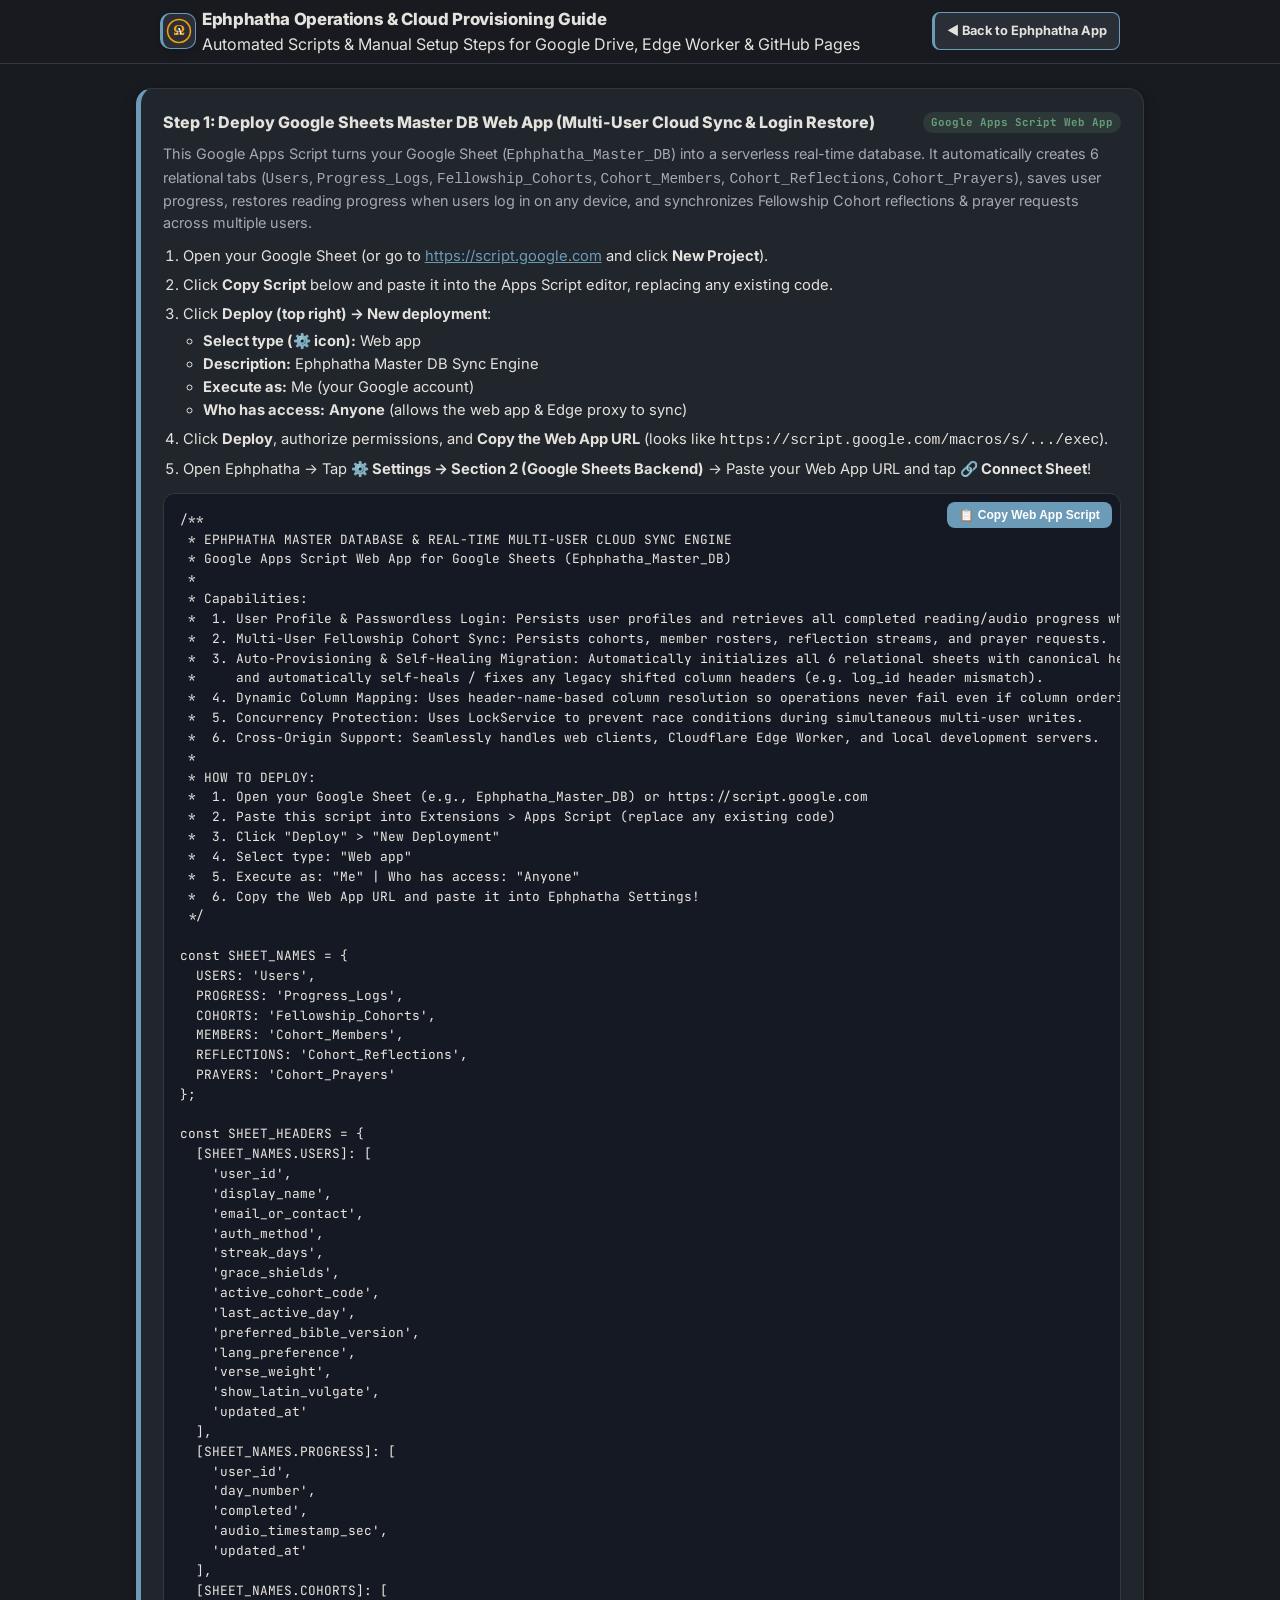
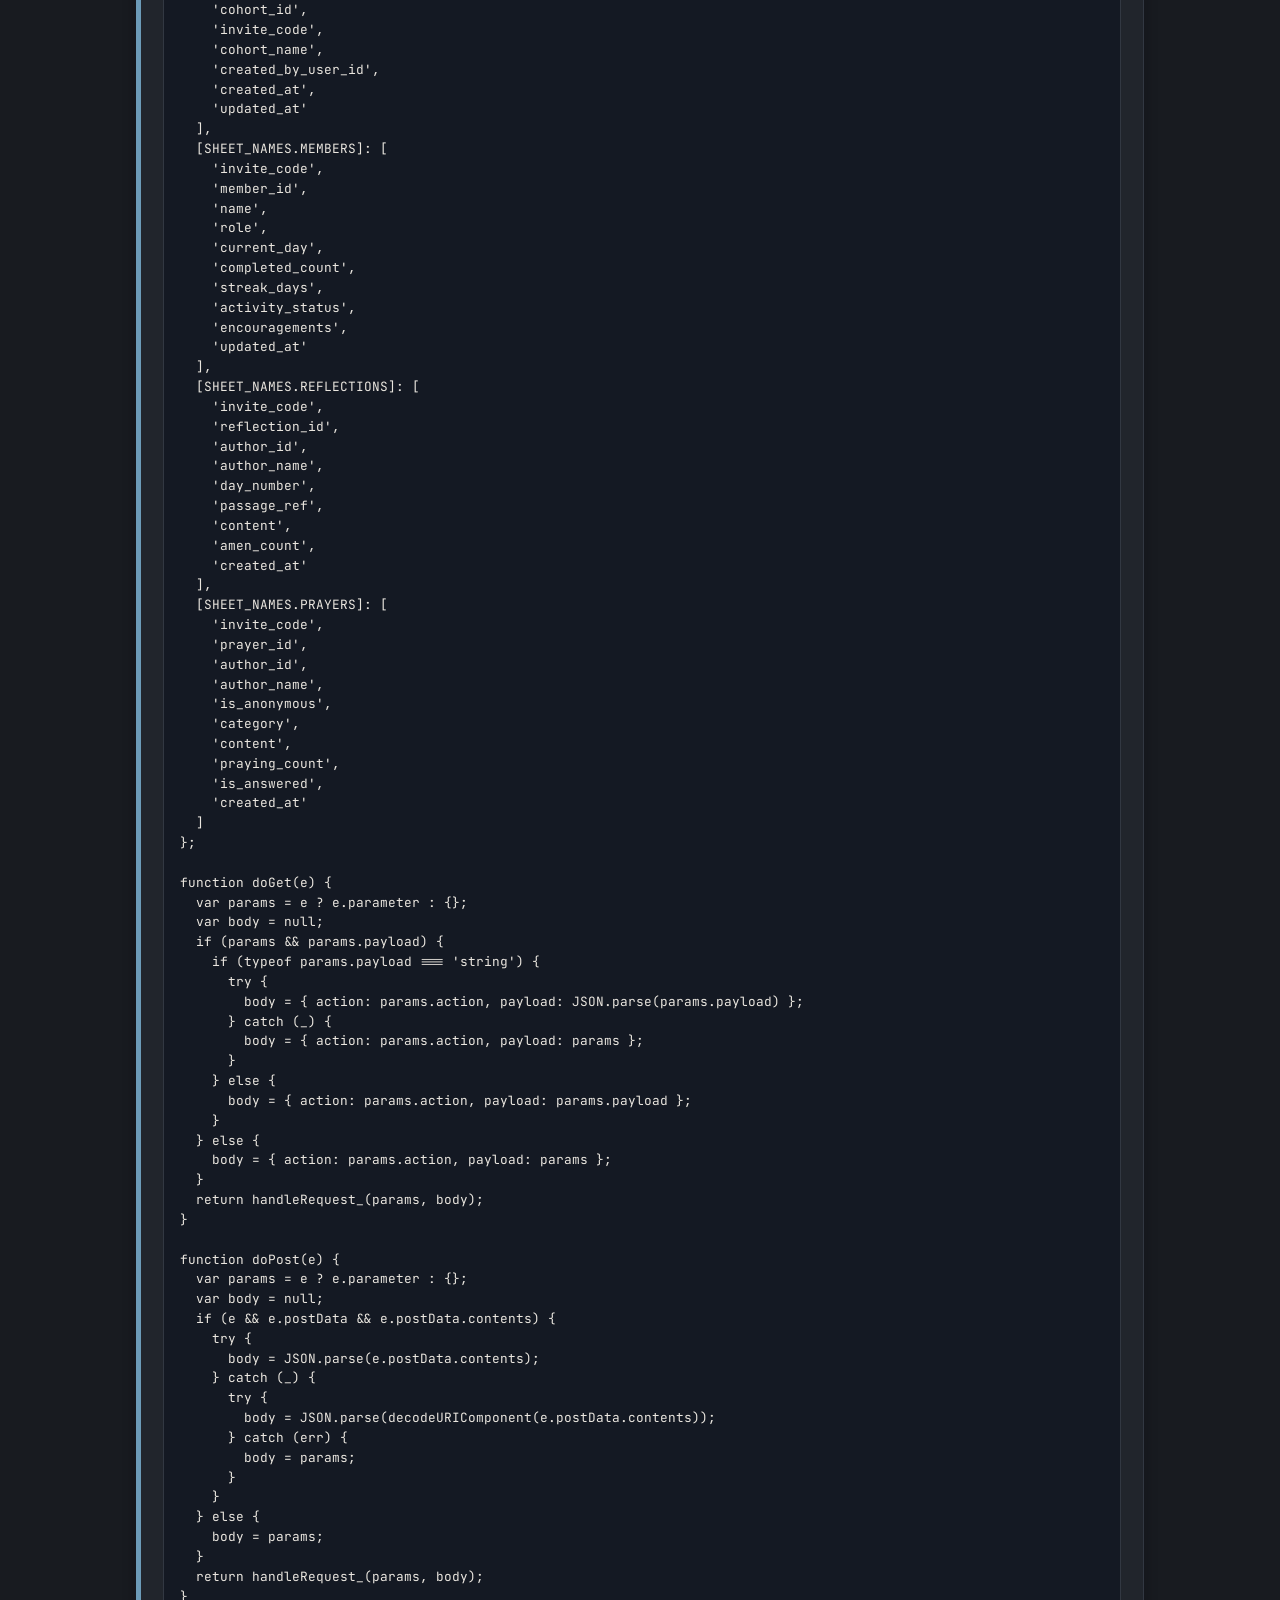
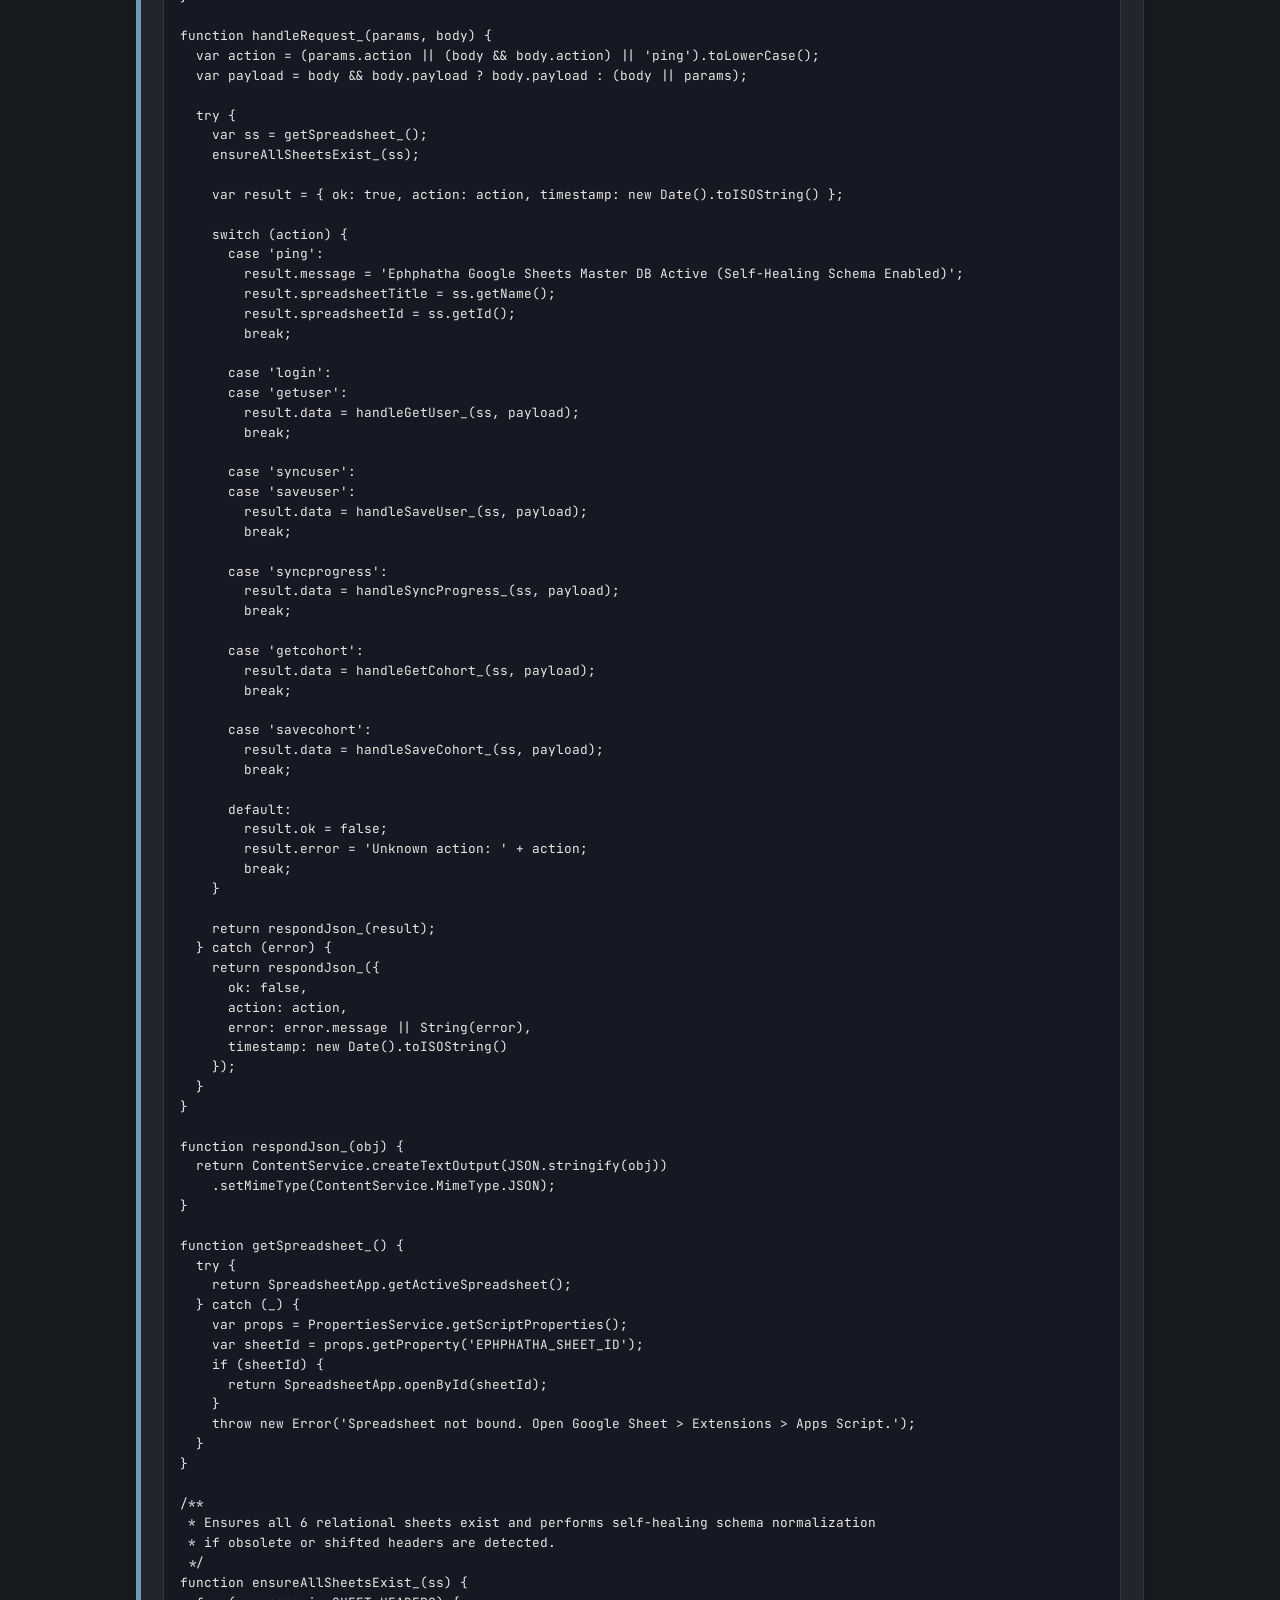
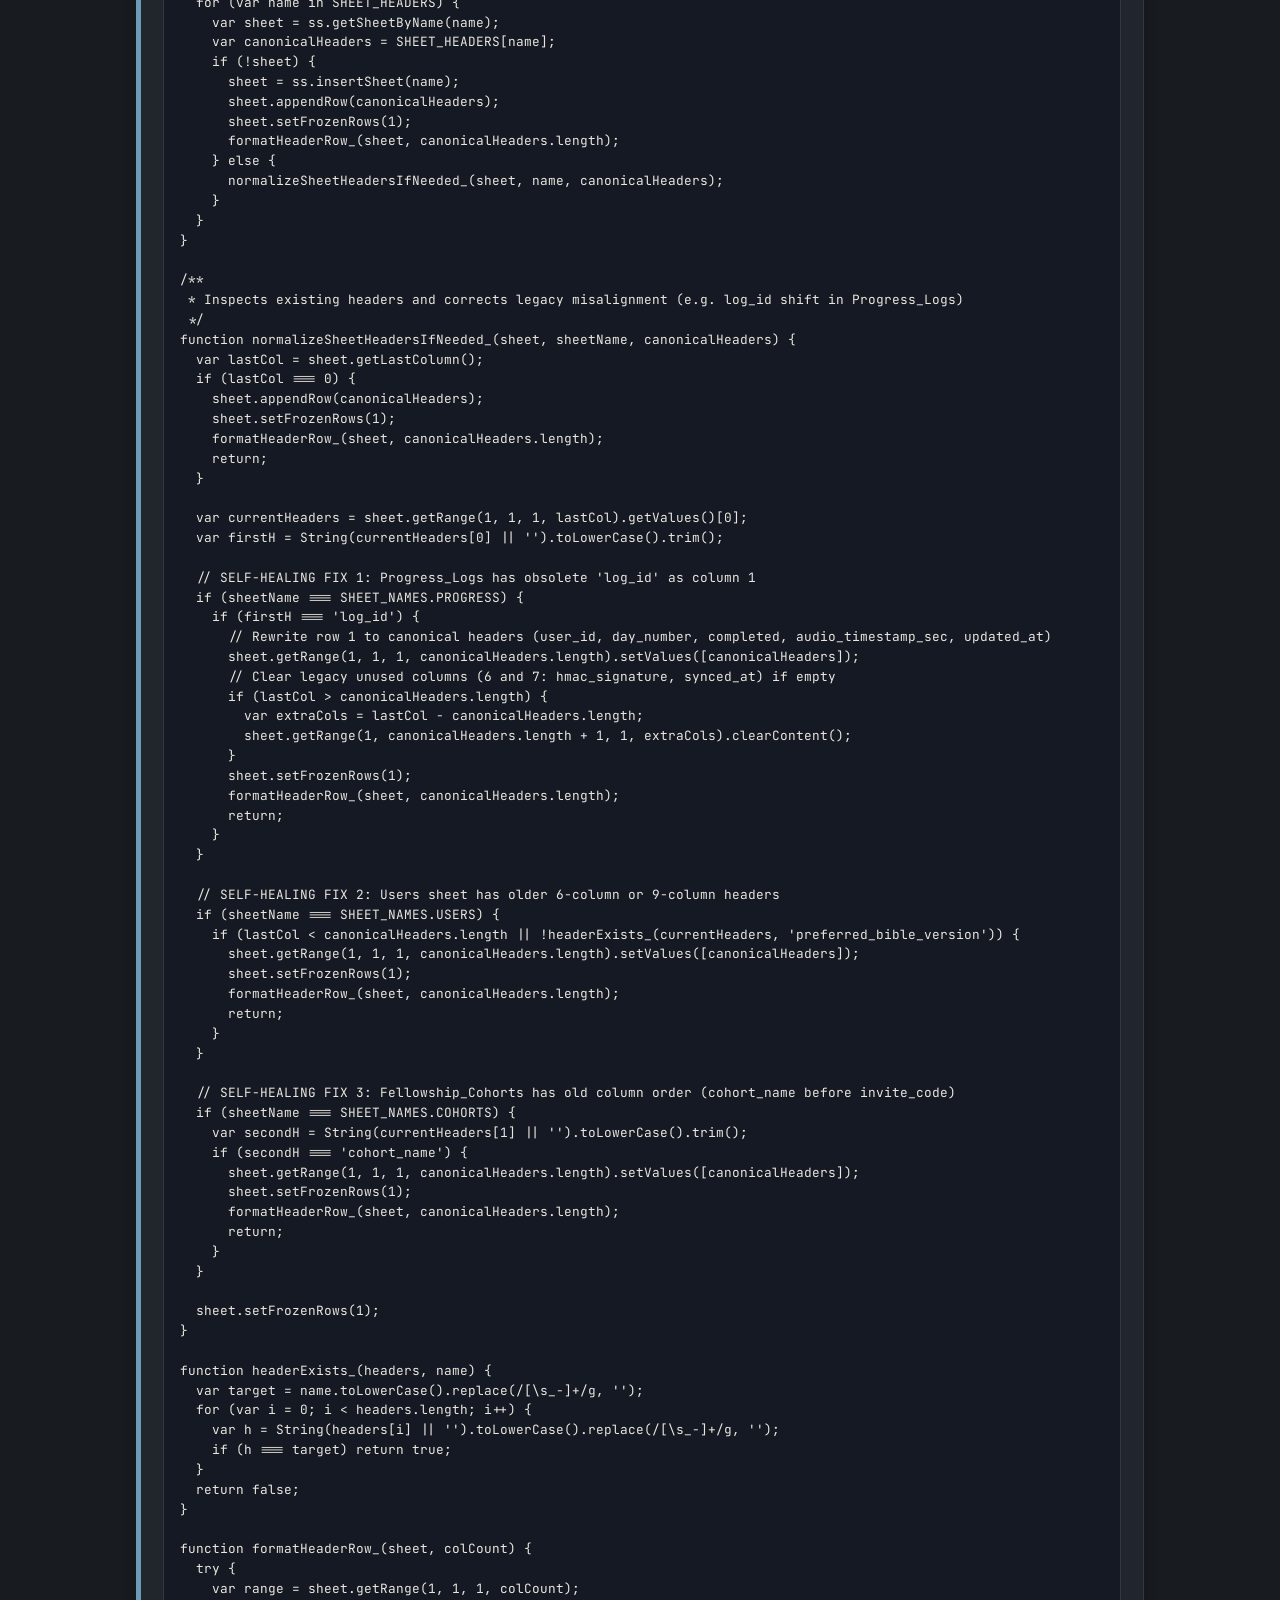
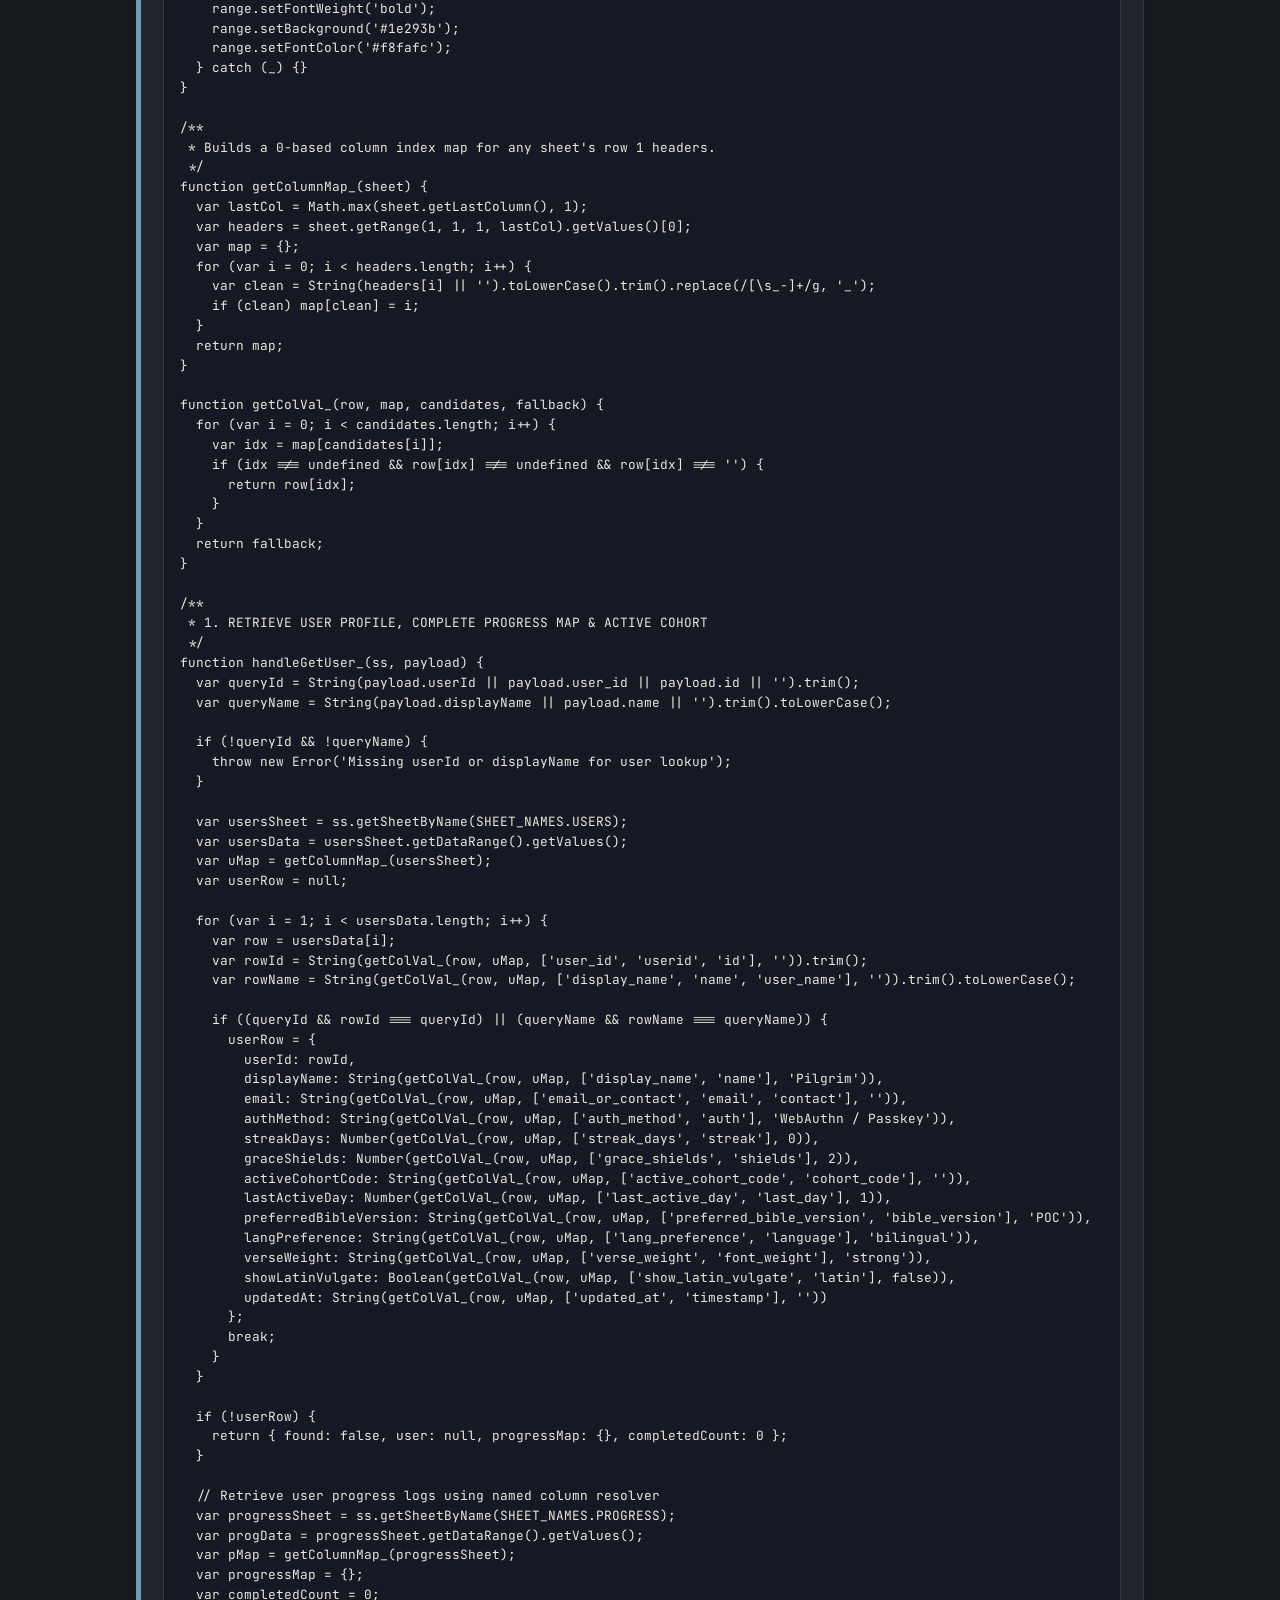
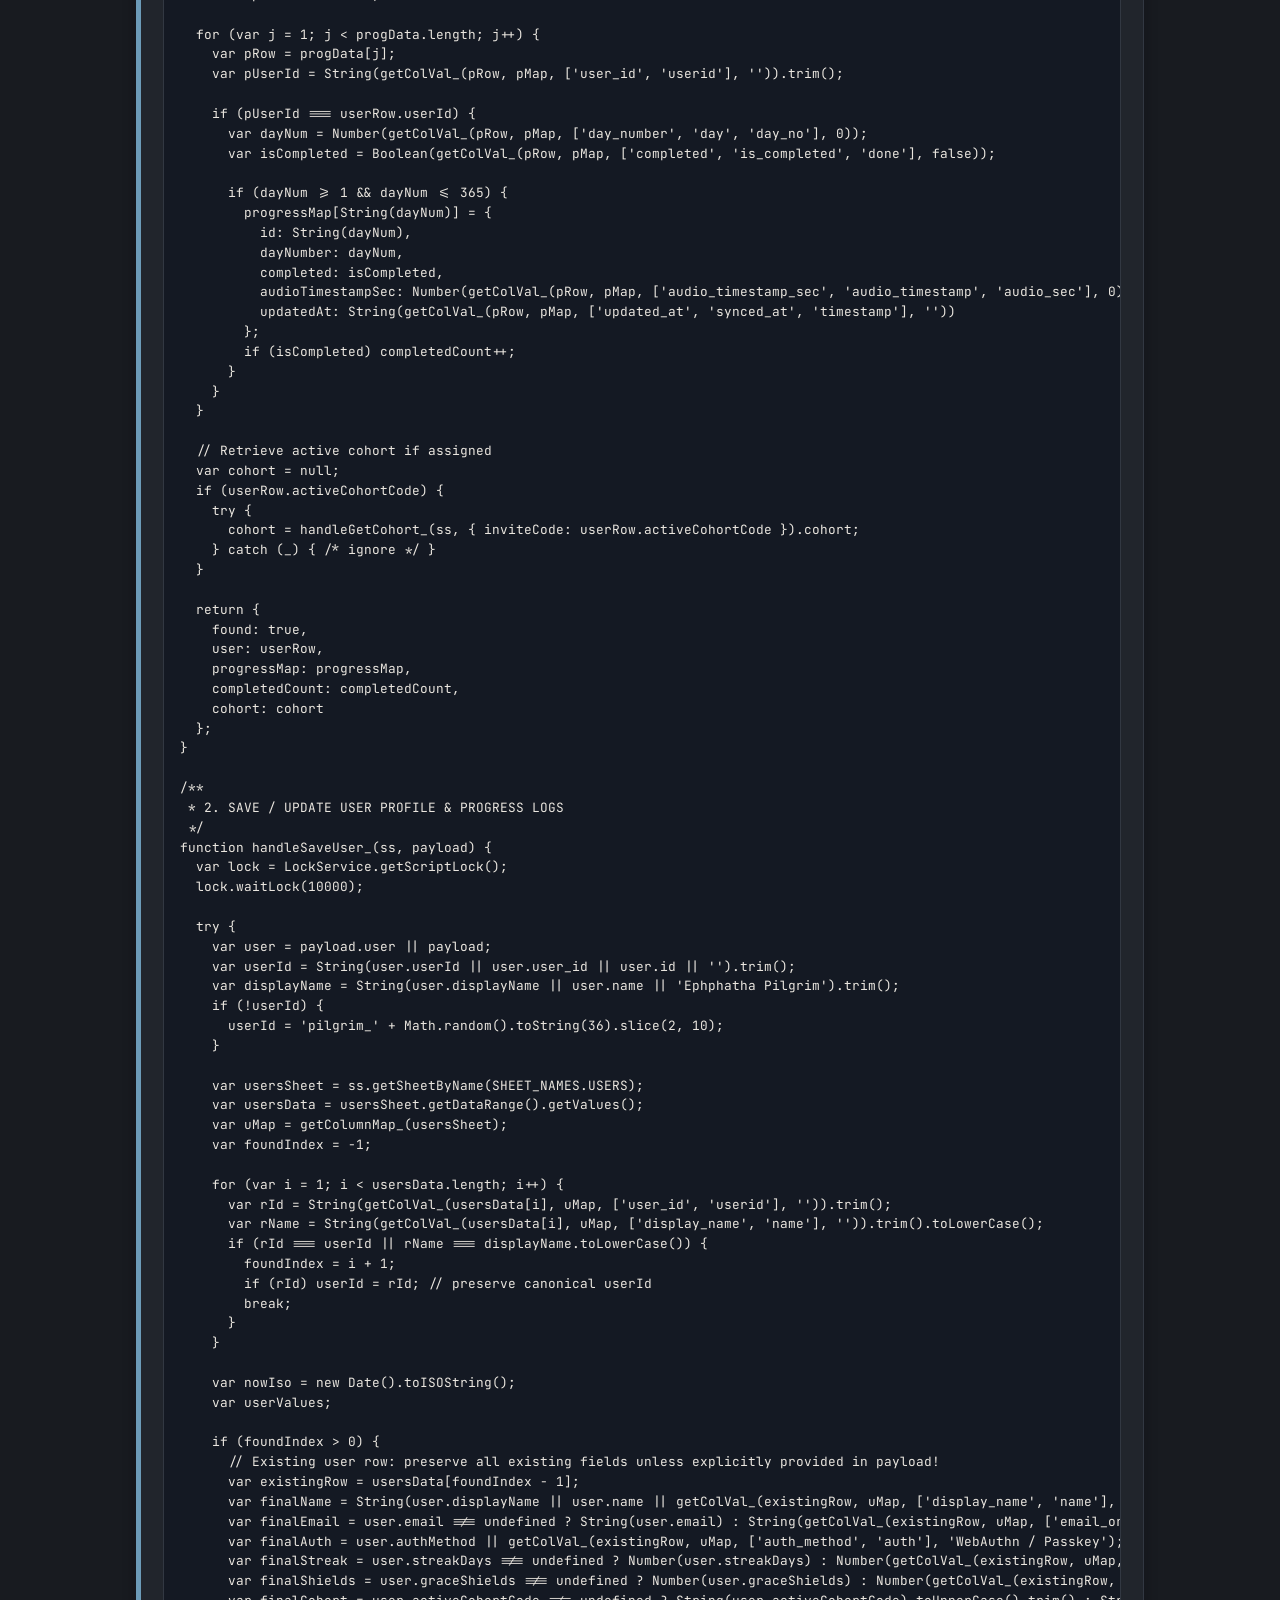
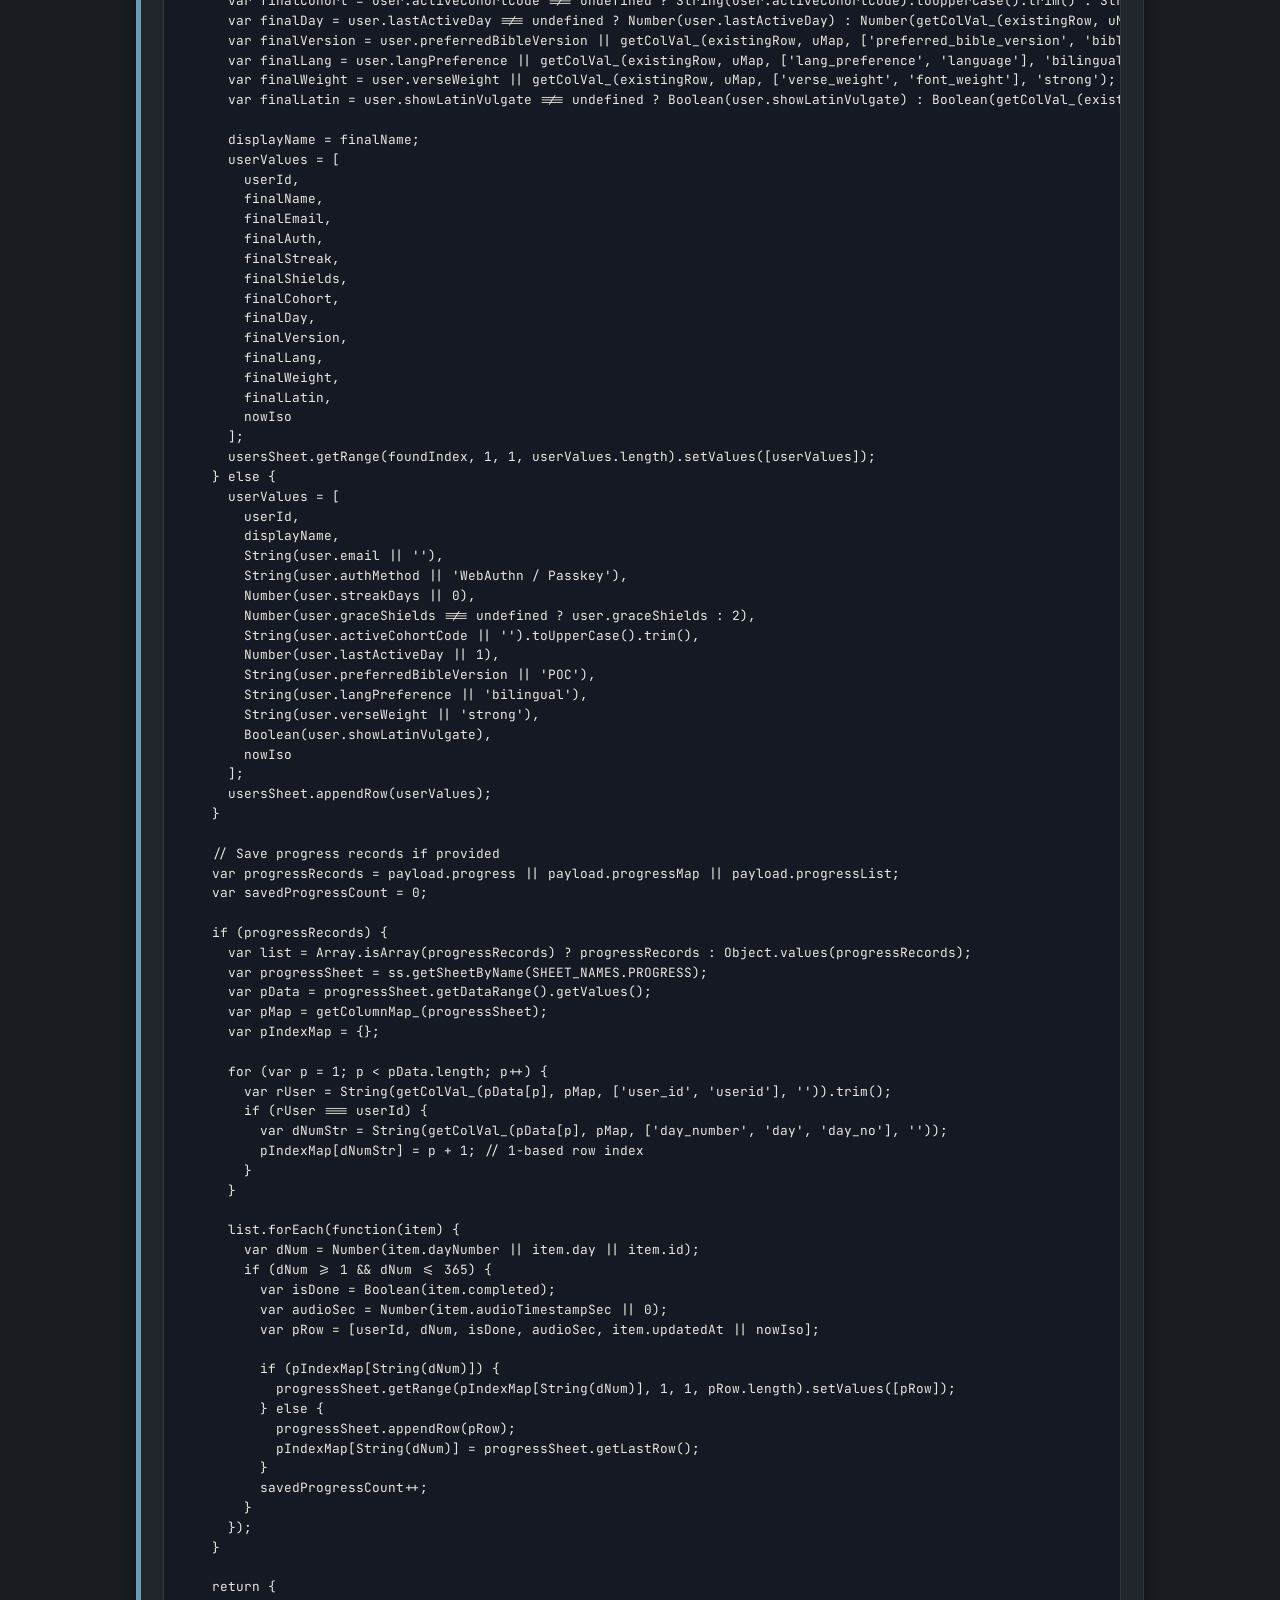
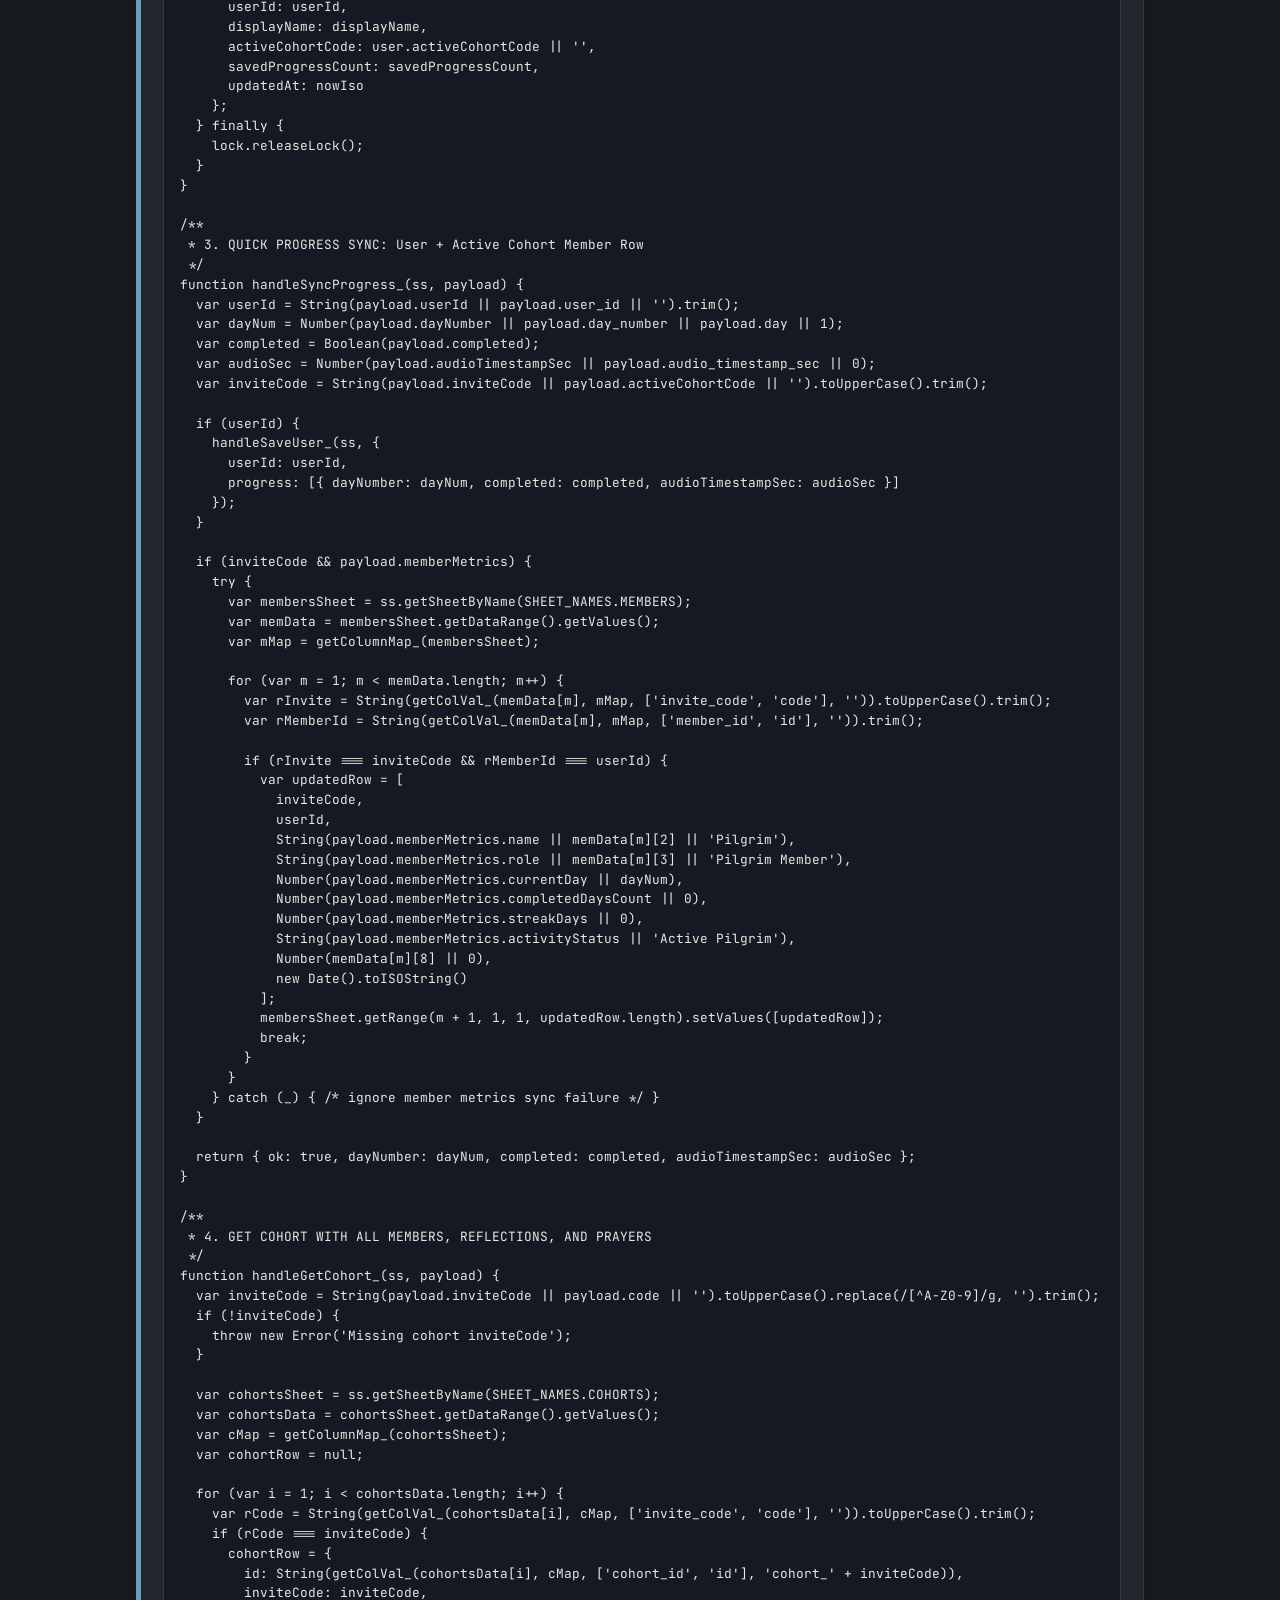
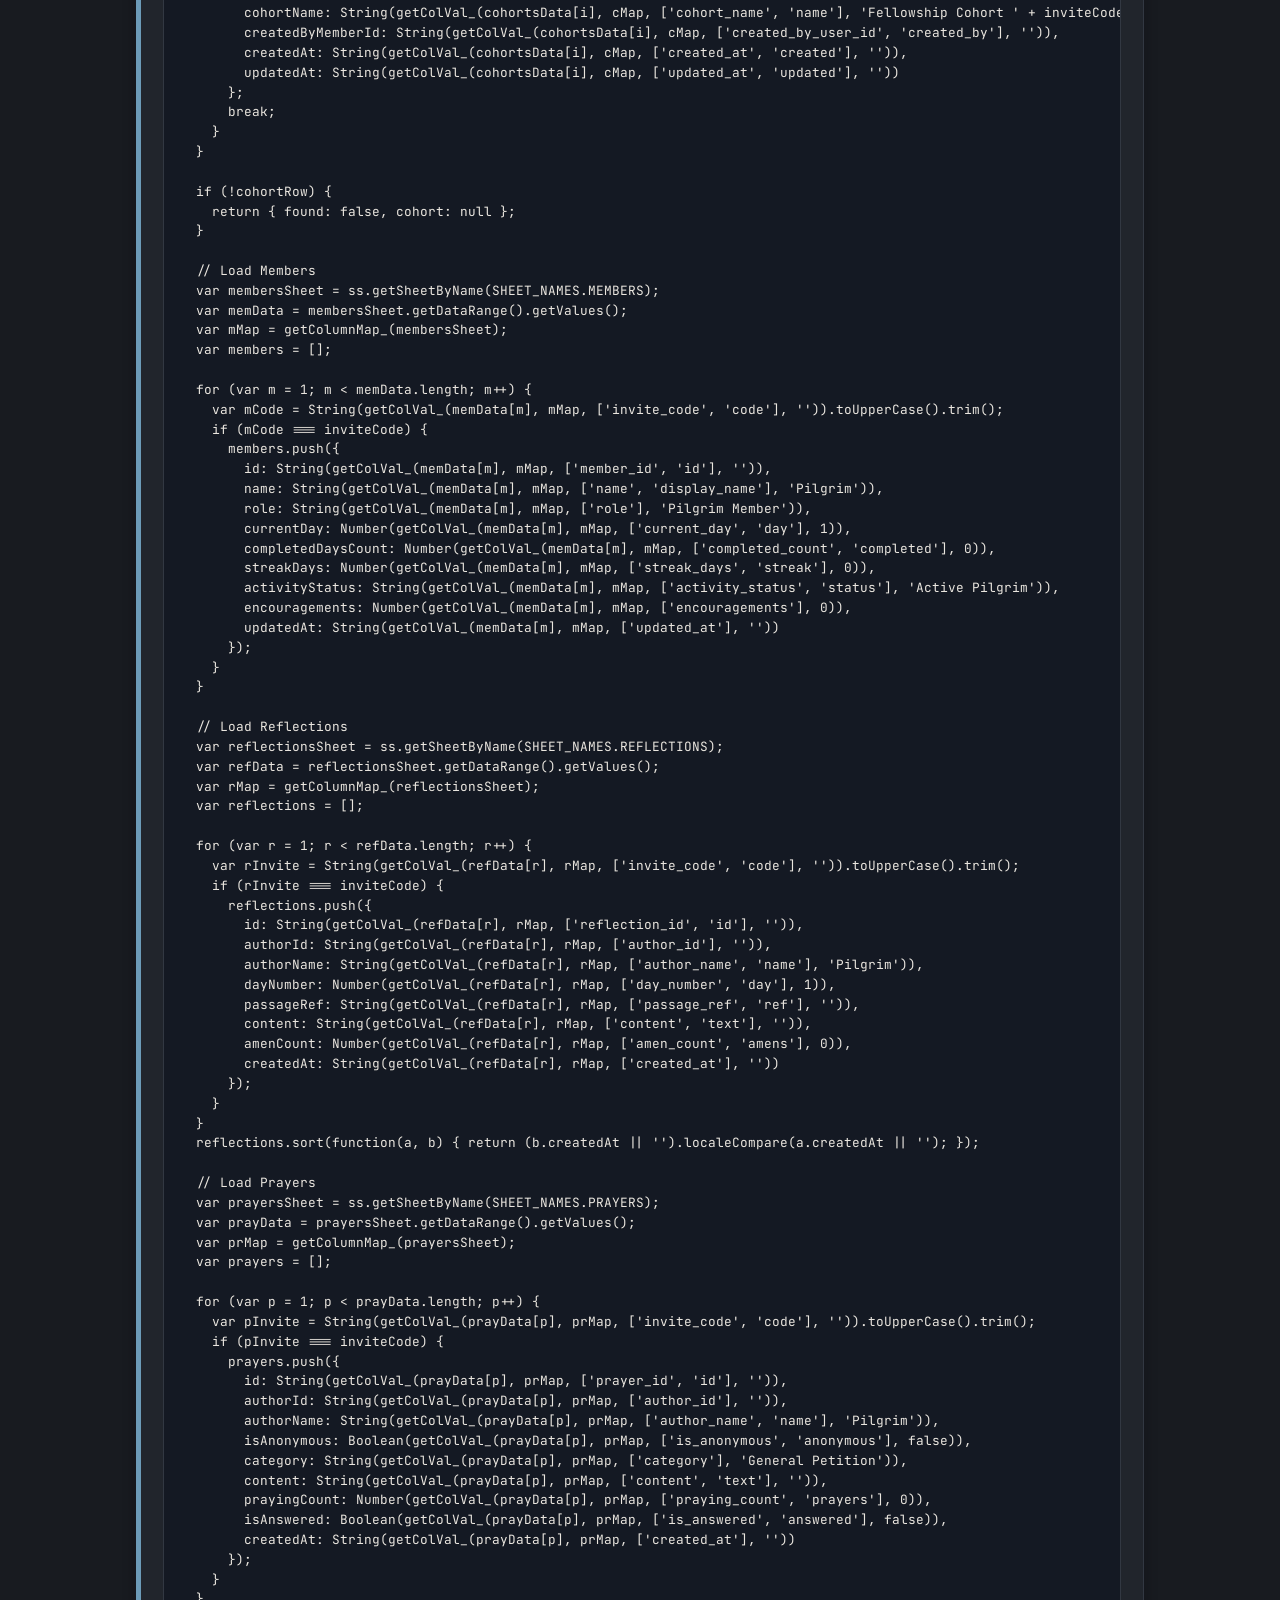
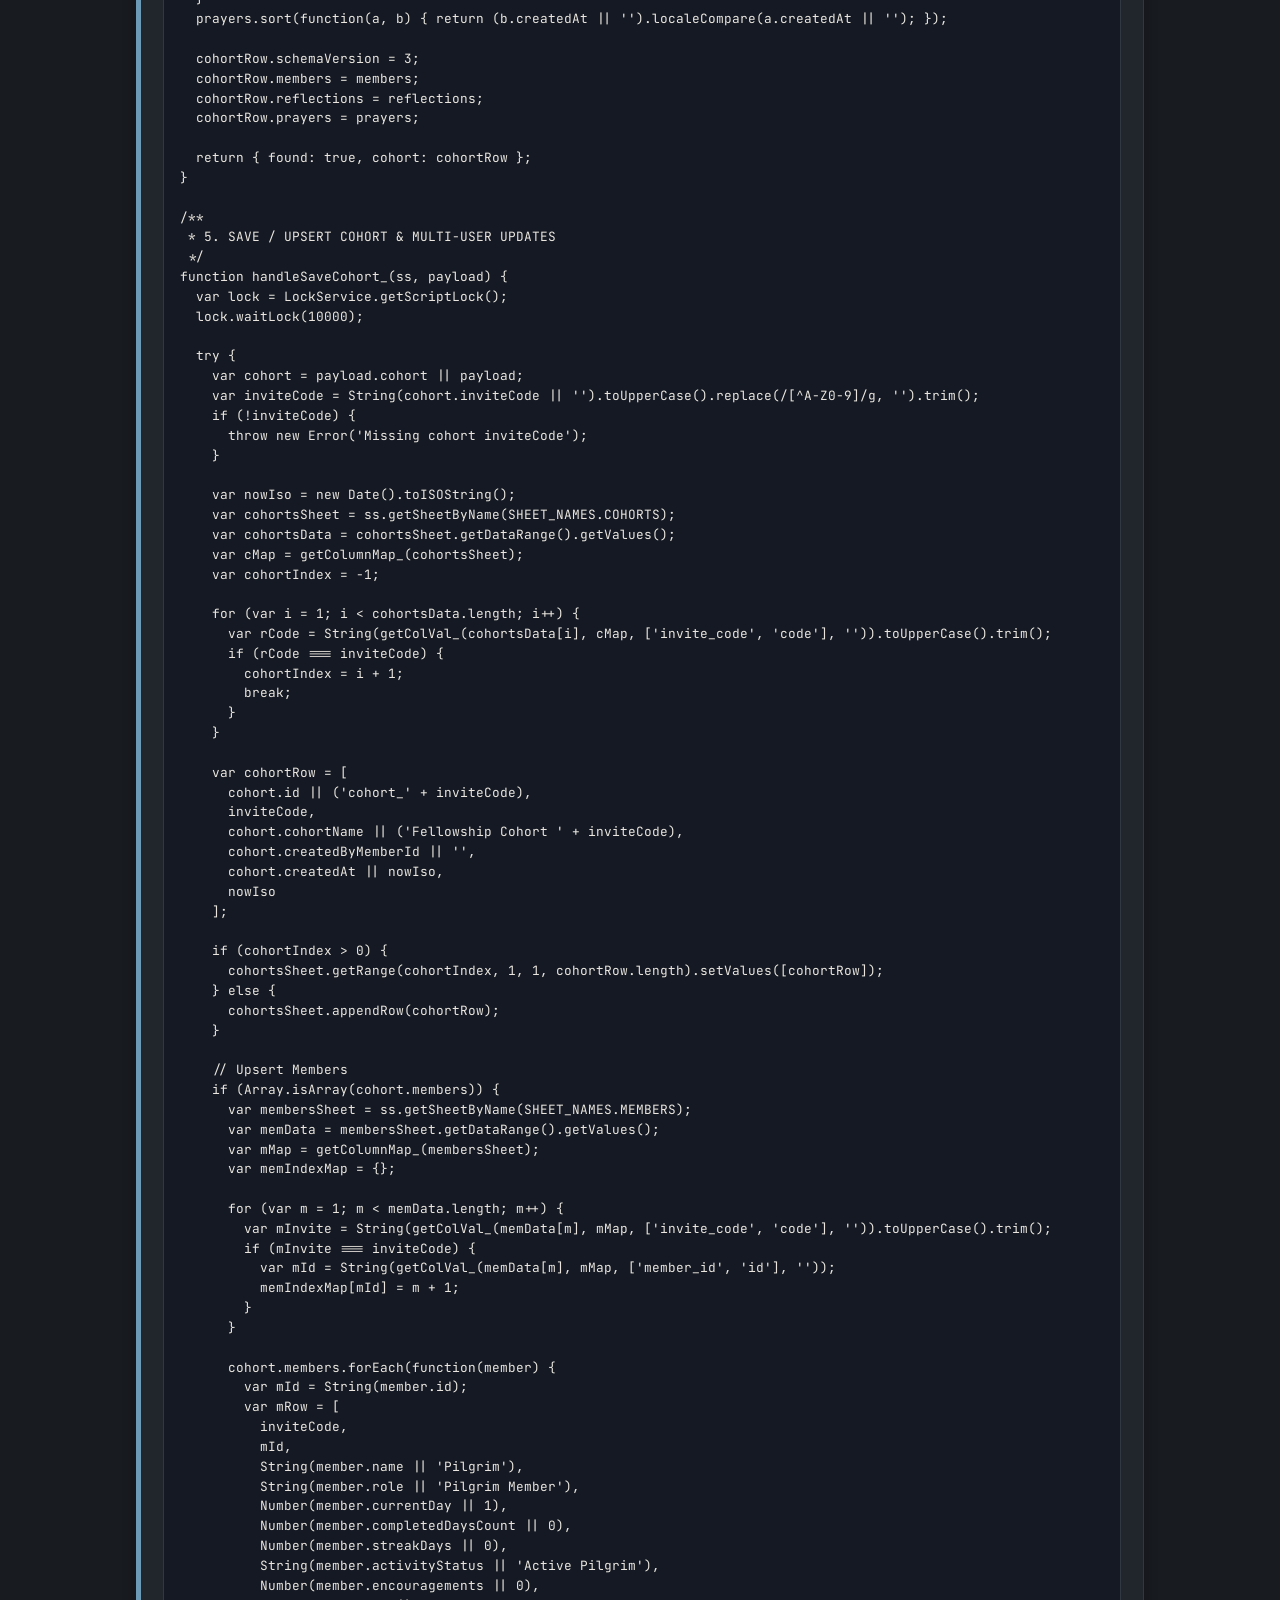
<file: setup-guide.html>
<!DOCTYPE html>
<html lang="en" data-theme="dark">
<head>
  <meta charset="UTF-8" />
  <meta name="viewport" content="width=device-width, initial-scale=1.0" />
  <title>Ephphatha — Enterprise Cloud, Google Drive & GitHub Setup Manual</title>
  <link rel="preconnect" href="https://fonts.googleapis.com" />
  <link rel="preconnect" href="https://fonts.gstatic.com" crossorigin />
  <link href="https://fonts.googleapis.com/css2?family=Inter:wght@400;600;700;800&family=JetBrains+Mono:wght@400;600&display=swap" rel="stylesheet" />
  <link rel="stylesheet" href="./src/styles/main.css" />
  <style>
    .guide-container {
      max-width: 1040px;
      margin: 0 auto;
      padding: 1.5rem 1rem 4rem 1rem;
    }
    .step-card {
      background: var(--bg-elevated-card);
      border: 1px solid var(--border-subtle);
      border-left: 5px solid var(--period-color);
      border-radius: var(--radius-lg);
      padding: 1.35rem;
      margin-bottom: 1.25rem;
      box-shadow: var(--shadow-card);
    }
    .code-block-wrap {
      position: relative;
      margin-top: 0.75rem;
    }
    pre.code-block {
      background: #141923;
      color: #EAE6DF;
      font-family: var(--font-mono);
      font-size: 0.8rem;
      line-height: 1.55;
      padding: 1rem;
      border-radius: var(--radius-md);
      border: 1px solid var(--border-subtle);
      overflow-x: auto;
    }
    .copy-btn {
      position: absolute;
      top: 0.6rem;
      right: 0.6rem;
      padding: 0.35rem 0.75rem;
      border-radius: var(--radius-sm);
      background: var(--period-color);
      color: #FFFFFF;
      border: none;
      font-weight: 700;
      font-size: 0.75rem;
      cursor: pointer;
    }
    .step-list {
      margin: 0.65rem 0 0.65rem 1.25rem;
      display: flex;
      flex-direction: column;
      gap: 0.4rem;
      font-size: 0.92rem;
    }
  </style>
</head>
<body style="padding-bottom: 2rem;">
  <header class="top-header">
    <div class="header-inner">
      <div class="brand-cluster">
        <div class="brand-emblem" aria-hidden="true">
          <svg viewBox="0 0 100 100" width="26" height="26" aria-hidden="true" style="display:block;">
            <circle cx="50" cy="50" r="44" fill="none" stroke="#F59E0B" stroke-width="6" />
            <text x="50" y="67" font-family="'Crimson Pro', Georgia, serif" font-size="56" font-weight="800" fill="#F59E0B" text-anchor="middle">Ω</text>
            <text x="50" y="63" font-family="'Crimson Pro', Georgia, serif" font-size="33" font-weight="900" fill="#FFFFFF" text-anchor="middle">Α</text>
          </svg>
        </div>
        <div class="brand-titles">
          <h1>Ephphatha Operations & Cloud Provisioning Guide</h1>
          <div class="brand-subtitle">Automated Scripts & Manual Setup Steps for Google Drive, Edge Worker & GitHub Pages</div>
        </div>
      </div>
      <div class="header-actions">
        <a href="./index.html" class="ergonomic-btn primary-period" style="text-decoration: none;">
          ◀ Back to Ephphatha App
        </a>
      </div>
    </div>
  </header>

  <main class="guide-container">
    <!-- STEP 1: AUTOMATED GOOGLE DRIVE FOLDER & SHEET PROVISIONING -->
    <section class="step-card" id="step-google-sheet">
      <div class="section-header-row">
        <h2>Step 1: Deploy Google Sheets Master DB Web App (Multi-User Cloud Sync & Login Restore)</h2>
        <span class="crypto-badge">Google Apps Script Web App</span>
      </div>
      <p style="color: var(--text-secondary); font-size: 0.9rem;">
        This Google Apps Script turns your Google Sheet (<code>Ephphatha_Master_DB</code>) into a serverless real-time database. It automatically creates 6 relational tabs (<code>Users</code>, <code>Progress_Logs</code>, <code>Fellowship_Cohorts</code>, <code>Cohort_Members</code>, <code>Cohort_Reflections</code>, <code>Cohort_Prayers</code>), saves user progress, restores reading progress when users log in on any device, and synchronizes Fellowship Cohort reflections &amp; prayer requests across multiple users.
      </p>

      <ol class="step-list">
        <li>Open your Google Sheet (or go to <a href="https://script.google.com" target="_blank" rel="noopener" style="color: var(--period-color);">https://script.google.com</a> and click <strong>New Project</strong>).</li>
        <li>Click <strong>Copy Script</strong> below and paste it into the Apps Script editor, replacing any existing code.</li>
        <li>Click <strong>Deploy (top right) → New deployment</strong>:
          <ul style="margin-left: 1.25rem; margin-top: 0.25rem;">
            <li><strong>Select type (⚙️ icon):</strong> Web app</li>
            <li><strong>Description:</strong> Ephphatha Master DB Sync Engine</li>
            <li><strong>Execute as:</strong> Me (your Google account)</li>
            <li><strong>Who has access:</strong> <strong>Anyone</strong> (allows the web app &amp; Edge proxy to sync)</li>
          </ul>
        </li>
        <li>Click <strong>Deploy</strong>, authorize permissions, and <strong>Copy the Web App URL</strong> (looks like <code>https://script.google.com/macros/s/.../exec</code>).</li>
        <li>Open Ephphatha → Tap <strong>⚙️ Settings → Section 2 (Google Sheets Backend)</strong> → Paste your Web App URL and tap <strong>🔗 Connect Sheet</strong>!</li>
      </ol>

      <div class="code-block-wrap">
        <button type="button" class="copy-btn" onclick="copyCode('code-gas', this)">📋 Copy Web App Script</button>
        <pre class="code-block" id="code-gas">/**
 * EPHPHATHA MASTER DATABASE &amp; REAL-TIME MULTI-USER CLOUD SYNC ENGINE
 * Google Apps Script Web App for Google Sheets (Ephphatha_Master_DB)
 *
 * Capabilities:
 *  1. User Profile &amp; Passwordless Login: Persists user profiles and retrieves all completed reading/audio progress when logging back in.
 *  2. Multi-User Fellowship Cohort Sync: Persists cohorts, member rosters, reflection streams, and prayer requests.
 *  3. Auto-Provisioning &amp; Self-Healing Migration: Automatically initializes all 6 relational sheets with canonical headers
 *     and automatically self-heals / fixes any legacy shifted column headers (e.g. log_id header mismatch).
 *  4. Dynamic Column Mapping: Uses header-name-based column resolution so operations never fail even if column ordering varies.
 *  5. Concurrency Protection: Uses LockService to prevent race conditions during simultaneous multi-user writes.
 *  6. Cross-Origin Support: Seamlessly handles web clients, Cloudflare Edge Worker, and local development servers.
 *
 * HOW TO DEPLOY:
 *  1. Open your Google Sheet (e.g., Ephphatha_Master_DB) or https://script.google.com
 *  2. Paste this script into Extensions &gt; Apps Script (replace any existing code)
 *  3. Click "Deploy" &gt; "New Deployment"
 *  4. Select type: "Web app"
 *  5. Execute as: "Me" | Who has access: "Anyone"
 *  6. Copy the Web App URL and paste it into Ephphatha Settings!
 */

const SHEET_NAMES = {
  USERS: 'Users',
  PROGRESS: 'Progress_Logs',
  COHORTS: 'Fellowship_Cohorts',
  MEMBERS: 'Cohort_Members',
  REFLECTIONS: 'Cohort_Reflections',
  PRAYERS: 'Cohort_Prayers'
};

const SHEET_HEADERS = {
  [SHEET_NAMES.USERS]: [
    'user_id',
    'display_name',
    'email_or_contact',
    'auth_method',
    'streak_days',
    'grace_shields',
    'active_cohort_code',
    'last_active_day',
    'preferred_bible_version',
    'lang_preference',
    'verse_weight',
    'show_latin_vulgate',
    'updated_at'
  ],
  [SHEET_NAMES.PROGRESS]: [
    'user_id',
    'day_number',
    'completed',
    'audio_timestamp_sec',
    'updated_at'
  ],
  [SHEET_NAMES.COHORTS]: [
    'cohort_id',
    'invite_code',
    'cohort_name',
    'created_by_user_id',
    'created_at',
    'updated_at'
  ],
  [SHEET_NAMES.MEMBERS]: [
    'invite_code',
    'member_id',
    'name',
    'role',
    'current_day',
    'completed_count',
    'streak_days',
    'activity_status',
    'encouragements',
    'updated_at'
  ],
  [SHEET_NAMES.REFLECTIONS]: [
    'invite_code',
    'reflection_id',
    'author_id',
    'author_name',
    'day_number',
    'passage_ref',
    'content',
    'amen_count',
    'created_at'
  ],
  [SHEET_NAMES.PRAYERS]: [
    'invite_code',
    'prayer_id',
    'author_id',
    'author_name',
    'is_anonymous',
    'category',
    'content',
    'praying_count',
    'is_answered',
    'created_at'
  ]
};

function doGet(e) {
  var params = e ? e.parameter : {};
  var body = null;
  if (params &amp;&amp; params.payload) {
    if (typeof params.payload === 'string') {
      try {
        body = { action: params.action, payload: JSON.parse(params.payload) };
      } catch (_) {
        body = { action: params.action, payload: params };
      }
    } else {
      body = { action: params.action, payload: params.payload };
    }
  } else {
    body = { action: params.action, payload: params };
  }
  return handleRequest_(params, body);
}

function doPost(e) {
  var params = e ? e.parameter : {};
  var body = null;
  if (e &amp;&amp; e.postData &amp;&amp; e.postData.contents) {
    try {
      body = JSON.parse(e.postData.contents);
    } catch (_) {
      try {
        body = JSON.parse(decodeURIComponent(e.postData.contents));
      } catch (err) {
        body = params;
      }
    }
  } else {
    body = params;
  }
  return handleRequest_(params, body);
}

function handleRequest_(params, body) {
  var action = (params.action || (body &amp;&amp; body.action) || 'ping').toLowerCase();
  var payload = body &amp;&amp; body.payload ? body.payload : (body || params);

  try {
    var ss = getSpreadsheet_();
    ensureAllSheetsExist_(ss);

    var result = { ok: true, action: action, timestamp: new Date().toISOString() };

    switch (action) {
      case 'ping':
        result.message = 'Ephphatha Google Sheets Master DB Active (Self-Healing Schema Enabled)';
        result.spreadsheetTitle = ss.getName();
        result.spreadsheetId = ss.getId();
        break;

      case 'login':
      case 'getuser':
        result.data = handleGetUser_(ss, payload);
        break;

      case 'syncuser':
      case 'saveuser':
        result.data = handleSaveUser_(ss, payload);
        break;

      case 'syncprogress':
        result.data = handleSyncProgress_(ss, payload);
        break;

      case 'getcohort':
        result.data = handleGetCohort_(ss, payload);
        break;

      case 'savecohort':
        result.data = handleSaveCohort_(ss, payload);
        break;

      default:
        result.ok = false;
        result.error = 'Unknown action: ' + action;
        break;
    }

    return respondJson_(result);
  } catch (error) {
    return respondJson_({
      ok: false,
      action: action,
      error: error.message || String(error),
      timestamp: new Date().toISOString()
    });
  }
}

function respondJson_(obj) {
  return ContentService.createTextOutput(JSON.stringify(obj))
    .setMimeType(ContentService.MimeType.JSON);
}

function getSpreadsheet_() {
  try {
    return SpreadsheetApp.getActiveSpreadsheet();
  } catch (_) {
    var props = PropertiesService.getScriptProperties();
    var sheetId = props.getProperty('EPHPHATHA_SHEET_ID');
    if (sheetId) {
      return SpreadsheetApp.openById(sheetId);
    }
    throw new Error('Spreadsheet not bound. Open Google Sheet &gt; Extensions &gt; Apps Script.');
  }
}

/**
 * Ensures all 6 relational sheets exist and performs self-healing schema normalization
 * if obsolete or shifted headers are detected.
 */
function ensureAllSheetsExist_(ss) {
  for (var name in SHEET_HEADERS) {
    var sheet = ss.getSheetByName(name);
    var canonicalHeaders = SHEET_HEADERS[name];
    if (!sheet) {
      sheet = ss.insertSheet(name);
      sheet.appendRow(canonicalHeaders);
      sheet.setFrozenRows(1);
      formatHeaderRow_(sheet, canonicalHeaders.length);
    } else {
      normalizeSheetHeadersIfNeeded_(sheet, name, canonicalHeaders);
    }
  }
}

/**
 * Inspects existing headers and corrects legacy misalignment (e.g. log_id shift in Progress_Logs)
 */
function normalizeSheetHeadersIfNeeded_(sheet, sheetName, canonicalHeaders) {
  var lastCol = sheet.getLastColumn();
  if (lastCol === 0) {
    sheet.appendRow(canonicalHeaders);
    sheet.setFrozenRows(1);
    formatHeaderRow_(sheet, canonicalHeaders.length);
    return;
  }

  var currentHeaders = sheet.getRange(1, 1, 1, lastCol).getValues()[0];
  var firstH = String(currentHeaders[0] || '').toLowerCase().trim();

  // SELF-HEALING FIX 1: Progress_Logs has obsolete 'log_id' as column 1
  if (sheetName === SHEET_NAMES.PROGRESS) {
    if (firstH === 'log_id') {
      // Rewrite row 1 to canonical headers (user_id, day_number, completed, audio_timestamp_sec, updated_at)
      sheet.getRange(1, 1, 1, canonicalHeaders.length).setValues([canonicalHeaders]);
      // Clear legacy unused columns (6 and 7: hmac_signature, synced_at) if empty
      if (lastCol &gt; canonicalHeaders.length) {
        var extraCols = lastCol - canonicalHeaders.length;
        sheet.getRange(1, canonicalHeaders.length + 1, 1, extraCols).clearContent();
      }
      sheet.setFrozenRows(1);
      formatHeaderRow_(sheet, canonicalHeaders.length);
      return;
    }
  }

  // SELF-HEALING FIX 2: Users sheet has older 6-column or 9-column headers
  if (sheetName === SHEET_NAMES.USERS) {
    if (lastCol &lt; canonicalHeaders.length || !headerExists_(currentHeaders, 'preferred_bible_version')) {
      sheet.getRange(1, 1, 1, canonicalHeaders.length).setValues([canonicalHeaders]);
      sheet.setFrozenRows(1);
      formatHeaderRow_(sheet, canonicalHeaders.length);
      return;
    }
  }

  // SELF-HEALING FIX 3: Fellowship_Cohorts has old column order (cohort_name before invite_code)
  if (sheetName === SHEET_NAMES.COHORTS) {
    var secondH = String(currentHeaders[1] || '').toLowerCase().trim();
    if (secondH === 'cohort_name') {
      sheet.getRange(1, 1, 1, canonicalHeaders.length).setValues([canonicalHeaders]);
      sheet.setFrozenRows(1);
      formatHeaderRow_(sheet, canonicalHeaders.length);
      return;
    }
  }

  sheet.setFrozenRows(1);
}

function headerExists_(headers, name) {
  var target = name.toLowerCase().replace(/[\s_-]+/g, '');
  for (var i = 0; i &lt; headers.length; i++) {
    var h = String(headers[i] || '').toLowerCase().replace(/[\s_-]+/g, '');
    if (h === target) return true;
  }
  return false;
}

function formatHeaderRow_(sheet, colCount) {
  try {
    var range = sheet.getRange(1, 1, 1, colCount);
    range.setFontWeight('bold');
    range.setBackground('#1e293b');
    range.setFontColor('#f8fafc');
  } catch (_) {}
}

/**
 * Builds a 0-based column index map for any sheet's row 1 headers.
 */
function getColumnMap_(sheet) {
  var lastCol = Math.max(sheet.getLastColumn(), 1);
  var headers = sheet.getRange(1, 1, 1, lastCol).getValues()[0];
  var map = {};
  for (var i = 0; i &lt; headers.length; i++) {
    var clean = String(headers[i] || '').toLowerCase().trim().replace(/[\s_-]+/g, '_');
    if (clean) map[clean] = i;
  }
  return map;
}

function getColVal_(row, map, candidates, fallback) {
  for (var i = 0; i &lt; candidates.length; i++) {
    var idx = map[candidates[i]];
    if (idx !== undefined &amp;&amp; row[idx] !== undefined &amp;&amp; row[idx] !== '') {
      return row[idx];
    }
  }
  return fallback;
}

/**
 * 1. RETRIEVE USER PROFILE, COMPLETE PROGRESS MAP &amp; ACTIVE COHORT
 */
function handleGetUser_(ss, payload) {
  var queryId = String(payload.userId || payload.user_id || payload.id || '').trim();
  var queryName = String(payload.displayName || payload.name || '').trim().toLowerCase();

  if (!queryId &amp;&amp; !queryName) {
    throw new Error('Missing userId or displayName for user lookup');
  }

  var usersSheet = ss.getSheetByName(SHEET_NAMES.USERS);
  var usersData = usersSheet.getDataRange().getValues();
  var uMap = getColumnMap_(usersSheet);
  var userRow = null;

  for (var i = 1; i &lt; usersData.length; i++) {
    var row = usersData[i];
    var rowId = String(getColVal_(row, uMap, ['user_id', 'userid', 'id'], '')).trim();
    var rowName = String(getColVal_(row, uMap, ['display_name', 'name', 'user_name'], '')).trim().toLowerCase();

    if ((queryId &amp;&amp; rowId === queryId) || (queryName &amp;&amp; rowName === queryName)) {
      userRow = {
        userId: rowId,
        displayName: String(getColVal_(row, uMap, ['display_name', 'name'], 'Pilgrim')),
        email: String(getColVal_(row, uMap, ['email_or_contact', 'email', 'contact'], '')),
        authMethod: String(getColVal_(row, uMap, ['auth_method', 'auth'], 'WebAuthn / Passkey')),
        streakDays: Number(getColVal_(row, uMap, ['streak_days', 'streak'], 0)),
        graceShields: Number(getColVal_(row, uMap, ['grace_shields', 'shields'], 2)),
        activeCohortCode: String(getColVal_(row, uMap, ['active_cohort_code', 'cohort_code'], '')),
        lastActiveDay: Number(getColVal_(row, uMap, ['last_active_day', 'last_day'], 1)),
        preferredBibleVersion: String(getColVal_(row, uMap, ['preferred_bible_version', 'bible_version'], 'POC')),
        langPreference: String(getColVal_(row, uMap, ['lang_preference', 'language'], 'bilingual')),
        verseWeight: String(getColVal_(row, uMap, ['verse_weight', 'font_weight'], 'strong')),
        showLatinVulgate: Boolean(getColVal_(row, uMap, ['show_latin_vulgate', 'latin'], false)),
        updatedAt: String(getColVal_(row, uMap, ['updated_at', 'timestamp'], ''))
      };
      break;
    }
  }

  if (!userRow) {
    return { found: false, user: null, progressMap: {}, completedCount: 0 };
  }

  // Retrieve user progress logs using named column resolver
  var progressSheet = ss.getSheetByName(SHEET_NAMES.PROGRESS);
  var progData = progressSheet.getDataRange().getValues();
  var pMap = getColumnMap_(progressSheet);
  var progressMap = {};
  var completedCount = 0;

  for (var j = 1; j &lt; progData.length; j++) {
    var pRow = progData[j];
    var pUserId = String(getColVal_(pRow, pMap, ['user_id', 'userid'], '')).trim();

    if (pUserId === userRow.userId) {
      var dayNum = Number(getColVal_(pRow, pMap, ['day_number', 'day', 'day_no'], 0));
      var isCompleted = Boolean(getColVal_(pRow, pMap, ['completed', 'is_completed', 'done'], false));

      if (dayNum &gt;= 1 &amp;&amp; dayNum &lt;= 365) {
        progressMap[String(dayNum)] = {
          id: String(dayNum),
          dayNumber: dayNum,
          completed: isCompleted,
          audioTimestampSec: Number(getColVal_(pRow, pMap, ['audio_timestamp_sec', 'audio_timestamp', 'audio_sec'], 0)),
          updatedAt: String(getColVal_(pRow, pMap, ['updated_at', 'synced_at', 'timestamp'], ''))
        };
        if (isCompleted) completedCount++;
      }
    }
  }

  // Retrieve active cohort if assigned
  var cohort = null;
  if (userRow.activeCohortCode) {
    try {
      cohort = handleGetCohort_(ss, { inviteCode: userRow.activeCohortCode }).cohort;
    } catch (_) { /* ignore */ }
  }

  return {
    found: true,
    user: userRow,
    progressMap: progressMap,
    completedCount: completedCount,
    cohort: cohort
  };
}

/**
 * 2. SAVE / UPDATE USER PROFILE &amp; PROGRESS LOGS
 */
function handleSaveUser_(ss, payload) {
  var lock = LockService.getScriptLock();
  lock.waitLock(10000);

  try {
    var user = payload.user || payload;
    var userId = String(user.userId || user.user_id || user.id || '').trim();
    var displayName = String(user.displayName || user.name || 'Ephphatha Pilgrim').trim();
    if (!userId) {
      userId = 'pilgrim_' + Math.random().toString(36).slice(2, 10);
    }

    var usersSheet = ss.getSheetByName(SHEET_NAMES.USERS);
    var usersData = usersSheet.getDataRange().getValues();
    var uMap = getColumnMap_(usersSheet);
    var foundIndex = -1;

    for (var i = 1; i &lt; usersData.length; i++) {
      var rId = String(getColVal_(usersData[i], uMap, ['user_id', 'userid'], '')).trim();
      var rName = String(getColVal_(usersData[i], uMap, ['display_name', 'name'], '')).trim().toLowerCase();
      if (rId === userId || rName === displayName.toLowerCase()) {
        foundIndex = i + 1;
        if (rId) userId = rId; // preserve canonical userId
        break;
      }
    }

    var nowIso = new Date().toISOString();
    var userValues;

    if (foundIndex &gt; 0) {
      // Existing user row: preserve all existing fields unless explicitly provided in payload!
      var existingRow = usersData[foundIndex - 1];
      var finalName = String(user.displayName || user.name || getColVal_(existingRow, uMap, ['display_name', 'name'], displayName)).trim();
      var finalEmail = user.email !== undefined ? String(user.email) : String(getColVal_(existingRow, uMap, ['email_or_contact', 'email', 'contact'], ''));
      var finalAuth = user.authMethod || getColVal_(existingRow, uMap, ['auth_method', 'auth'], 'WebAuthn / Passkey');
      var finalStreak = user.streakDays !== undefined ? Number(user.streakDays) : Number(getColVal_(existingRow, uMap, ['streak_days', 'streak'], 0));
      var finalShields = user.graceShields !== undefined ? Number(user.graceShields) : Number(getColVal_(existingRow, uMap, ['grace_shields'], 2));
      var finalCohort = user.activeCohortCode !== undefined ? String(user.activeCohortCode).toUpperCase().trim() : String(getColVal_(existingRow, uMap, ['active_cohort_code', 'cohort_code'], ''));
      var finalDay = user.lastActiveDay !== undefined ? Number(user.lastActiveDay) : Number(getColVal_(existingRow, uMap, ['last_active_day', 'last_day'], 1));
      var finalVersion = user.preferredBibleVersion || getColVal_(existingRow, uMap, ['preferred_bible_version', 'bible_version'], 'POC');
      var finalLang = user.langPreference || getColVal_(existingRow, uMap, ['lang_preference', 'language'], 'bilingual');
      var finalWeight = user.verseWeight || getColVal_(existingRow, uMap, ['verse_weight', 'font_weight'], 'strong');
      var finalLatin = user.showLatinVulgate !== undefined ? Boolean(user.showLatinVulgate) : Boolean(getColVal_(existingRow, uMap, ['show_latin_vulgate', 'latin'], false));

      displayName = finalName;
      userValues = [
        userId,
        finalName,
        finalEmail,
        finalAuth,
        finalStreak,
        finalShields,
        finalCohort,
        finalDay,
        finalVersion,
        finalLang,
        finalWeight,
        finalLatin,
        nowIso
      ];
      usersSheet.getRange(foundIndex, 1, 1, userValues.length).setValues([userValues]);
    } else {
      userValues = [
        userId,
        displayName,
        String(user.email || ''),
        String(user.authMethod || 'WebAuthn / Passkey'),
        Number(user.streakDays || 0),
        Number(user.graceShields !== undefined ? user.graceShields : 2),
        String(user.activeCohortCode || '').toUpperCase().trim(),
        Number(user.lastActiveDay || 1),
        String(user.preferredBibleVersion || 'POC'),
        String(user.langPreference || 'bilingual'),
        String(user.verseWeight || 'strong'),
        Boolean(user.showLatinVulgate),
        nowIso
      ];
      usersSheet.appendRow(userValues);
    }

    // Save progress records if provided
    var progressRecords = payload.progress || payload.progressMap || payload.progressList;
    var savedProgressCount = 0;

    if (progressRecords) {
      var list = Array.isArray(progressRecords) ? progressRecords : Object.values(progressRecords);
      var progressSheet = ss.getSheetByName(SHEET_NAMES.PROGRESS);
      var pData = progressSheet.getDataRange().getValues();
      var pMap = getColumnMap_(progressSheet);
      var pIndexMap = {};

      for (var p = 1; p &lt; pData.length; p++) {
        var rUser = String(getColVal_(pData[p], pMap, ['user_id', 'userid'], '')).trim();
        if (rUser === userId) {
          var dNumStr = String(getColVal_(pData[p], pMap, ['day_number', 'day', 'day_no'], ''));
          pIndexMap[dNumStr] = p + 1; // 1-based row index
        }
      }

      list.forEach(function(item) {
        var dNum = Number(item.dayNumber || item.day || item.id);
        if (dNum &gt;= 1 &amp;&amp; dNum &lt;= 365) {
          var isDone = Boolean(item.completed);
          var audioSec = Number(item.audioTimestampSec || 0);
          var pRow = [userId, dNum, isDone, audioSec, item.updatedAt || nowIso];

          if (pIndexMap[String(dNum)]) {
            progressSheet.getRange(pIndexMap[String(dNum)], 1, 1, pRow.length).setValues([pRow]);
          } else {
            progressSheet.appendRow(pRow);
            pIndexMap[String(dNum)] = progressSheet.getLastRow();
          }
          savedProgressCount++;
        }
      });
    }

    return {
      userId: userId,
      displayName: displayName,
      activeCohortCode: user.activeCohortCode || '',
      savedProgressCount: savedProgressCount,
      updatedAt: nowIso
    };
  } finally {
    lock.releaseLock();
  }
}

/**
 * 3. QUICK PROGRESS SYNC: User + Active Cohort Member Row
 */
function handleSyncProgress_(ss, payload) {
  var userId = String(payload.userId || payload.user_id || '').trim();
  var dayNum = Number(payload.dayNumber || payload.day_number || payload.day || 1);
  var completed = Boolean(payload.completed);
  var audioSec = Number(payload.audioTimestampSec || payload.audio_timestamp_sec || 0);
  var inviteCode = String(payload.inviteCode || payload.activeCohortCode || '').toUpperCase().trim();

  if (userId) {
    handleSaveUser_(ss, {
      userId: userId,
      progress: [{ dayNumber: dayNum, completed: completed, audioTimestampSec: audioSec }]
    });
  }

  if (inviteCode &amp;&amp; payload.memberMetrics) {
    try {
      var membersSheet = ss.getSheetByName(SHEET_NAMES.MEMBERS);
      var memData = membersSheet.getDataRange().getValues();
      var mMap = getColumnMap_(membersSheet);

      for (var m = 1; m &lt; memData.length; m++) {
        var rInvite = String(getColVal_(memData[m], mMap, ['invite_code', 'code'], '')).toUpperCase().trim();
        var rMemberId = String(getColVal_(memData[m], mMap, ['member_id', 'id'], '')).trim();

        if (rInvite === inviteCode &amp;&amp; rMemberId === userId) {
          var updatedRow = [
            inviteCode,
            userId,
            String(payload.memberMetrics.name || memData[m][2] || 'Pilgrim'),
            String(payload.memberMetrics.role || memData[m][3] || 'Pilgrim Member'),
            Number(payload.memberMetrics.currentDay || dayNum),
            Number(payload.memberMetrics.completedDaysCount || 0),
            Number(payload.memberMetrics.streakDays || 0),
            String(payload.memberMetrics.activityStatus || 'Active Pilgrim'),
            Number(memData[m][8] || 0),
            new Date().toISOString()
          ];
          membersSheet.getRange(m + 1, 1, 1, updatedRow.length).setValues([updatedRow]);
          break;
        }
      }
    } catch (_) { /* ignore member metrics sync failure */ }
  }

  return { ok: true, dayNumber: dayNum, completed: completed, audioTimestampSec: audioSec };
}

/**
 * 4. GET COHORT WITH ALL MEMBERS, REFLECTIONS, AND PRAYERS
 */
function handleGetCohort_(ss, payload) {
  var inviteCode = String(payload.inviteCode || payload.code || '').toUpperCase().replace(/[^A-Z0-9]/g, '').trim();
  if (!inviteCode) {
    throw new Error('Missing cohort inviteCode');
  }

  var cohortsSheet = ss.getSheetByName(SHEET_NAMES.COHORTS);
  var cohortsData = cohortsSheet.getDataRange().getValues();
  var cMap = getColumnMap_(cohortsSheet);
  var cohortRow = null;

  for (var i = 1; i &lt; cohortsData.length; i++) {
    var rCode = String(getColVal_(cohortsData[i], cMap, ['invite_code', 'code'], '')).toUpperCase().trim();
    if (rCode === inviteCode) {
      cohortRow = {
        id: String(getColVal_(cohortsData[i], cMap, ['cohort_id', 'id'], 'cohort_' + inviteCode)),
        inviteCode: inviteCode,
        cohortName: String(getColVal_(cohortsData[i], cMap, ['cohort_name', 'name'], 'Fellowship Cohort ' + inviteCode)),
        createdByMemberId: String(getColVal_(cohortsData[i], cMap, ['created_by_user_id', 'created_by'], '')),
        createdAt: String(getColVal_(cohortsData[i], cMap, ['created_at', 'created'], '')),
        updatedAt: String(getColVal_(cohortsData[i], cMap, ['updated_at', 'updated'], ''))
      };
      break;
    }
  }

  if (!cohortRow) {
    return { found: false, cohort: null };
  }

  // Load Members
  var membersSheet = ss.getSheetByName(SHEET_NAMES.MEMBERS);
  var memData = membersSheet.getDataRange().getValues();
  var mMap = getColumnMap_(membersSheet);
  var members = [];

  for (var m = 1; m &lt; memData.length; m++) {
    var mCode = String(getColVal_(memData[m], mMap, ['invite_code', 'code'], '')).toUpperCase().trim();
    if (mCode === inviteCode) {
      members.push({
        id: String(getColVal_(memData[m], mMap, ['member_id', 'id'], '')),
        name: String(getColVal_(memData[m], mMap, ['name', 'display_name'], 'Pilgrim')),
        role: String(getColVal_(memData[m], mMap, ['role'], 'Pilgrim Member')),
        currentDay: Number(getColVal_(memData[m], mMap, ['current_day', 'day'], 1)),
        completedDaysCount: Number(getColVal_(memData[m], mMap, ['completed_count', 'completed'], 0)),
        streakDays: Number(getColVal_(memData[m], mMap, ['streak_days', 'streak'], 0)),
        activityStatus: String(getColVal_(memData[m], mMap, ['activity_status', 'status'], 'Active Pilgrim')),
        encouragements: Number(getColVal_(memData[m], mMap, ['encouragements'], 0)),
        updatedAt: String(getColVal_(memData[m], mMap, ['updated_at'], ''))
      });
    }
  }

  // Load Reflections
  var reflectionsSheet = ss.getSheetByName(SHEET_NAMES.REFLECTIONS);
  var refData = reflectionsSheet.getDataRange().getValues();
  var rMap = getColumnMap_(reflectionsSheet);
  var reflections = [];

  for (var r = 1; r &lt; refData.length; r++) {
    var rInvite = String(getColVal_(refData[r], rMap, ['invite_code', 'code'], '')).toUpperCase().trim();
    if (rInvite === inviteCode) {
      reflections.push({
        id: String(getColVal_(refData[r], rMap, ['reflection_id', 'id'], '')),
        authorId: String(getColVal_(refData[r], rMap, ['author_id'], '')),
        authorName: String(getColVal_(refData[r], rMap, ['author_name', 'name'], 'Pilgrim')),
        dayNumber: Number(getColVal_(refData[r], rMap, ['day_number', 'day'], 1)),
        passageRef: String(getColVal_(refData[r], rMap, ['passage_ref', 'ref'], '')),
        content: String(getColVal_(refData[r], rMap, ['content', 'text'], '')),
        amenCount: Number(getColVal_(refData[r], rMap, ['amen_count', 'amens'], 0)),
        createdAt: String(getColVal_(refData[r], rMap, ['created_at'], ''))
      });
    }
  }
  reflections.sort(function(a, b) { return (b.createdAt || '').localeCompare(a.createdAt || ''); });

  // Load Prayers
  var prayersSheet = ss.getSheetByName(SHEET_NAMES.PRAYERS);
  var prayData = prayersSheet.getDataRange().getValues();
  var prMap = getColumnMap_(prayersSheet);
  var prayers = [];

  for (var p = 1; p &lt; prayData.length; p++) {
    var pInvite = String(getColVal_(prayData[p], prMap, ['invite_code', 'code'], '')).toUpperCase().trim();
    if (pInvite === inviteCode) {
      prayers.push({
        id: String(getColVal_(prayData[p], prMap, ['prayer_id', 'id'], '')),
        authorId: String(getColVal_(prayData[p], prMap, ['author_id'], '')),
        authorName: String(getColVal_(prayData[p], prMap, ['author_name', 'name'], 'Pilgrim')),
        isAnonymous: Boolean(getColVal_(prayData[p], prMap, ['is_anonymous', 'anonymous'], false)),
        category: String(getColVal_(prayData[p], prMap, ['category'], 'General Petition')),
        content: String(getColVal_(prayData[p], prMap, ['content', 'text'], '')),
        prayingCount: Number(getColVal_(prayData[p], prMap, ['praying_count', 'prayers'], 0)),
        isAnswered: Boolean(getColVal_(prayData[p], prMap, ['is_answered', 'answered'], false)),
        createdAt: String(getColVal_(prayData[p], prMap, ['created_at'], ''))
      });
    }
  }
  prayers.sort(function(a, b) { return (b.createdAt || '').localeCompare(a.createdAt || ''); });

  cohortRow.schemaVersion = 3;
  cohortRow.members = members;
  cohortRow.reflections = reflections;
  cohortRow.prayers = prayers;

  return { found: true, cohort: cohortRow };
}

/**
 * 5. SAVE / UPSERT COHORT &amp; MULTI-USER UPDATES
 */
function handleSaveCohort_(ss, payload) {
  var lock = LockService.getScriptLock();
  lock.waitLock(10000);

  try {
    var cohort = payload.cohort || payload;
    var inviteCode = String(cohort.inviteCode || '').toUpperCase().replace(/[^A-Z0-9]/g, '').trim();
    if (!inviteCode) {
      throw new Error('Missing cohort inviteCode');
    }

    var nowIso = new Date().toISOString();
    var cohortsSheet = ss.getSheetByName(SHEET_NAMES.COHORTS);
    var cohortsData = cohortsSheet.getDataRange().getValues();
    var cMap = getColumnMap_(cohortsSheet);
    var cohortIndex = -1;

    for (var i = 1; i &lt; cohortsData.length; i++) {
      var rCode = String(getColVal_(cohortsData[i], cMap, ['invite_code', 'code'], '')).toUpperCase().trim();
      if (rCode === inviteCode) {
        cohortIndex = i + 1;
        break;
      }
    }

    var cohortRow = [
      cohort.id || ('cohort_' + inviteCode),
      inviteCode,
      cohort.cohortName || ('Fellowship Cohort ' + inviteCode),
      cohort.createdByMemberId || '',
      cohort.createdAt || nowIso,
      nowIso
    ];

    if (cohortIndex &gt; 0) {
      cohortsSheet.getRange(cohortIndex, 1, 1, cohortRow.length).setValues([cohortRow]);
    } else {
      cohortsSheet.appendRow(cohortRow);
    }

    // Upsert Members
    if (Array.isArray(cohort.members)) {
      var membersSheet = ss.getSheetByName(SHEET_NAMES.MEMBERS);
      var memData = membersSheet.getDataRange().getValues();
      var mMap = getColumnMap_(membersSheet);
      var memIndexMap = {};

      for (var m = 1; m &lt; memData.length; m++) {
        var mInvite = String(getColVal_(memData[m], mMap, ['invite_code', 'code'], '')).toUpperCase().trim();
        if (mInvite === inviteCode) {
          var mId = String(getColVal_(memData[m], mMap, ['member_id', 'id'], ''));
          memIndexMap[mId] = m + 1;
        }
      }

      cohort.members.forEach(function(member) {
        var mId = String(member.id);
        var mRow = [
          inviteCode,
          mId,
          String(member.name || 'Pilgrim'),
          String(member.role || 'Pilgrim Member'),
          Number(member.currentDay || 1),
          Number(member.completedDaysCount || 0),
          Number(member.streakDays || 0),
          String(member.activityStatus || 'Active Pilgrim'),
          Number(member.encouragements || 0),
          member.updatedAt || nowIso
        ];

        if (memIndexMap[mId]) {
          membersSheet.getRange(memIndexMap[mId], 1, 1, mRow.length).setValues([mRow]);
        } else {
          membersSheet.appendRow(mRow);
          memIndexMap[mId] = membersSheet.getLastRow();
        }
      });
    }

    // Upsert Reflections
    if (Array.isArray(cohort.reflections)) {
      var refSheet = ss.getSheetByName(SHEET_NAMES.REFLECTIONS);
      var refData = refSheet.getDataRange().getValues();
      var rMap = getColumnMap_(refSheet);
      var refIndexMap = {};

      for (var r = 1; r &lt; refData.length; r++) {
        var rInvite = String(getColVal_(refData[r], rMap, ['invite_code', 'code'], '')).toUpperCase().trim();
        if (rInvite === inviteCode) {
          var rId = String(getColVal_(refData[r], rMap, ['reflection_id', 'id'], ''));
          refIndexMap[rId] = r + 1;
        }
      }

      cohort.reflections.forEach(function(item) {
        var rId = String(item.id);
        var rRow = [
          inviteCode,
          rId,
          String(item.authorId || ''),
          String(item.authorName || 'Pilgrim'),
          Number(item.dayNumber || 1),
          String(item.passageRef || ''),
          String(item.content || ''),
          Number(item.amenCount || 0),
          item.createdAt || nowIso
        ];

        if (refIndexMap[rId]) {
          refSheet.getRange(refIndexMap[rId], 1, 1, rRow.length).setValues([rRow]);
        } else {
          refSheet.appendRow(rRow);
          refIndexMap[rId] = refSheet.getLastRow();
        }
      });
    }

    // Upsert Prayers
    if (Array.isArray(cohort.prayers)) {
      var praySheet = ss.getSheetByName(SHEET_NAMES.PRAYERS);
      var prayData = praySheet.getDataRange().getValues();
      var prMap = getColumnMap_(praySheet);
      var prayIndexMap = {};

      for (var p = 1; p &lt; prayData.length; p++) {
        var pInvite = String(getColVal_(prayData[p], prMap, ['invite_code', 'code'], '')).toUpperCase().trim();
        if (pInvite === inviteCode) {
          var pId = String(getColVal_(prayData[p], prMap, ['prayer_id', 'id'], ''));
          prayIndexMap[pId] = p + 1;
        }
      }

      cohort.prayers.forEach(function(item) {
        var pId = String(item.id);
        var pRow = [
          inviteCode,
          pId,
          item.isAnonymous ? 'anon' : String(item.authorId || ''),
          item.isAnonymous ? 'Anonymous Pilgrim' : String(item.authorName || 'Pilgrim'),
          Boolean(item.isAnonymous),
          String(item.category || 'General Petition'),
          String(item.content || ''),
          Number(item.prayingCount || 0),
          Boolean(item.isAnswered),
          item.createdAt || nowIso
        ];

        if (prayIndexMap[pId]) {
          praySheet.getRange(prayIndexMap[pId], 1, 1, pRow.length).setValues([pRow]);
        } else {
          praySheet.appendRow(pRow);
          prayIndexMap[pId] = praySheet.getLastRow();
        }
      });
    }

    return handleGetCohort_(ss, { inviteCode: inviteCode });
  } finally {
    lock.releaseLock();
  }
}
</pre>
      </div>
    </section>

    <!-- STEP 2: UPLOAD MANIFEST & AUDIO FILES -->
    <section class="step-card">
      <div class="section-header-row">
        <h2>Step 2: Upload Schedule Manifest & 64kbps HE-AAC (.m4a) Audio</h2>
        <span class="crypto-badge">Drive Hierarchy</span>
      </div>
      <ol class="step-list">
        <li>Upload <code>data/schedule_manifest_v3.json</code> and <code>data/scripture_fallback_vault.json</code> into <code>Ephphatha_Cloud_Root/00_System_Manifest_And_DB/</code>.</li>
        <li>Upload each daily audio file (encoded at <strong>64kbps HE-AAC <code>.m4a</code></strong> for fast streaming) into its corresponding Period folder (e.g., Days 001–004 into <code>/01_Early_World/</code>).</li>
      </ol>
    </section>

    <!-- STEP 3: CLOUDFLARE WORKER EDGE PROXY (HTTP 206 + ZERO CLIENT SECRETS) -->
    <section class="step-card">
      <div class="section-header-row">
        <h2>Step 3: Deploy Edge Audio & Security Proxy Worker (Zero Secret Exposure)</h2>
        <span class="crypto-badge">HTTP 206 + Rate Limiting</span>
      </div>
      <p style="color: var(--text-secondary); font-size: 0.9rem;">
        Deploy <code>scripts/cloudflare-edge-worker.js</code> to Cloudflare Workers (Free Tier: 100,000 requests/day) to enforce <code>Accept-Ranges: bytes</code> (HTTP 206 instant audio scrubbing), Token-Bucket Rate Limiting (30 req/min), and keep your Google Cloud credentials 100% hidden from browser DevTools.
      </p>

      <h3 style="margin-top: 1rem; font-size: 1rem; color: var(--period-color);">Part 3A: Get Your Google Drive API Key (Takes 60 Seconds — Never Expires)</h3>
      <ol class="step-list">
        <li>In Google Drive, right-click your <code>Ephphatha_Cloud_Root</code> folder → <strong>Share</strong> → Set General Access to <strong>"Anyone with the link can Viewer"</strong> (so the Edge Worker can stream audio files using your restricted API key).</li>
        <li>Open <a href="https://console.cloud.google.com/apis/library/drive.googleapis.com" target="_blank" rel="noopener" style="color: var(--period-color);">Google Cloud Console — Google Drive API</a> and click <strong>Enable</strong>.</li>
        <li>Go to <strong>APIs & Services → Credentials → + Create Credentials → API Key</strong>.</li>
        <li>Click <strong>Edit API Key</strong> → Under <em>API restrictions</em>, select <strong>Restrict key</strong> → Check <strong>Google Drive API</strong> → Save and copy your API key (starts with <code>AIza...</code>).</li>
      </ol>

      <h3 style="margin-top: 1rem; font-size: 1rem; color: var(--period-color);">Part 3B: Deploy Worker via Cloudflare Browser Dashboard (No CLI Needed)</h3>
      <ol class="step-list">
        <li>Sign in to the free <a href="https://dash.cloudflare.com" target="_blank" rel="noopener" style="color: var(--period-color);">Cloudflare Dashboard</a> → Click <strong>Workers & Pages</strong> (left sidebar) → <strong>Create</strong> → <strong>Create Worker</strong>.</li>
        <li>Name it <code>ephphatha-edge-proxy</code> and click <strong>Deploy</strong>.</li>
        <li>Click <strong>Edit Code</strong>, replace the default code in <code>worker.js</code> with the contents of <code>scripts/cloudflare-edge-worker.js</code>, and click <strong>Deploy</strong> (top right).</li>
        <li>Go back to your Worker overview → Click <strong>Settings → Variables and Secrets → + Add</strong>:
          <ul style="margin-left: 1.25rem; margin-top: 0.25rem;">
            <li><strong>Type:</strong> Secret</li>
            <li><strong>Variable name:</strong> <code>GDRIVE_API_KEY</code></li>
            <li><strong>Value:</strong> Paste your <code>AIza...</code> Google Drive API Key → Click <strong>Deploy</strong>.</li>
          </ul>
        </li>
        <li>Test your worker by visiting <code>https://ephphatha-edge-proxy.&lt;your-subdomain&gt;.workers.dev/health</code> — it will return <code>{"status":"Ephphatha Edge Gateway Active","authConfigured":true}</code>!</li>
      </ol>

      <h3 style="margin-top: 1rem; font-size: 1rem; color: var(--period-color);">Part 3C: Alternative 1-Command Terminal Deploy (Using included <code>wrangler.toml</code>)</h3>
      <div class="code-block-wrap">
        <button type="button" class="copy-btn" onclick="copyCode('code-cf', this)">📋 Copy Commands</button>
        <pre class="code-block" id="code-cf"># Run inside c:\Antygravity\Ephphatha (note: use npx.cmd on Windows PowerShell)
npx.cmd wrangler login
npx.cmd wrangler secret put GDRIVE_API_KEY
npx.cmd wrangler deploy</pre>
      </div>
    </section>

    <!-- STEP 4: PUBLISH TO GITHUB REPO & GITHUB PAGES -->
    <section class="step-card">
      <div class="section-header-row">
        <h2>Step 4: Push to GitHub `Ephphatha` Repo & Publish via GitHub Pages</h2>
        <span class="crypto-badge">Zero-Build Static PWA</span>
      </div>
      <p style="color: var(--text-secondary); font-size: 0.9rem;">
        Ephphatha is architected with standards-native ES Modules and Service Worker caching so it runs directly on GitHub Pages without requiring complex CI build pipelines.
      </p>
      <div class="code-block-wrap">
        <button type="button" class="copy-btn" onclick="copyCode('code-git', this)">📋 Copy Git Commands</button>
        <pre class="code-block" id="code-git">cd c:\Antygravity\Ephphatha
git init
git branch -M main
git add .
git commit -m "feat: Ephphatha v3.0 Enterprise Bible in a Year PWA"
git remote add origin https://github.com/YOUR_GITHUB_USERNAME/Ephphatha.git
git push -u origin main

# Then in GitHub -> Settings -> Pages:
# Select Source: "Deploy from a branch" -> Branch: "main" / "/ (root)" -> Save.</pre>
      </div>
    </section>
  </main>

  <script>
    function copyCode(elementId, btn) {
      var text = document.getElementById(elementId).textContent;
      navigator.clipboard.writeText(text).then(function () {
        var orig = btn.textContent;
        btn.textContent = '✅ Copied!';
        setTimeout(function () { btn.textContent = orig; }, 1800);
      });
    }
  </script>
</body>
</html>
</file>
<file: src/styles/main.css>
/* ============================================================================
 * EPHPHATHA ("BE OPENED") — SPATIALLY OPTIMIZED UX/UI DESIGN SYSTEM (v3.2.1)
 * 8px/4px Structural Grid • >78% Viewport Canvas Priority • Progressive Disclosure
 * Strictly enforces Warm Parchment (#FAF7F2) & Warm Dusk (#1E2430 — NEVER #000000)
 * Bundled Un-Subsetted SMC Manjari & Meera Fonts for Natural Malayalam Koottaksharam
 * ============================================================================ */

@font-face {
  font-family: 'SMC Manjari';
  font-style: normal;
  font-weight: 400;
  font-display: swap;
  src: url('../../assets/fonts/Manjari-Regular.woff2') format('woff2');
  unicode-range: U+0D00-0D7F, U+200C-200D, U+25CC;
}

@font-face {
  font-family: 'SMC Manjari';
  font-style: normal;
  font-weight: 600 800;
  font-display: swap;
  src: url('../../assets/fonts/Manjari-Bold.woff2') format('woff2');
  unicode-range: U+0D00-0D7F, U+200C-200D, U+25CC;
}

@font-face {
  font-family: 'SMC Meera';
  font-style: normal;
  font-weight: 400 700;
  font-display: swap;
  src: url('../../assets/fonts/Meera-Regular.woff2') format('woff2');
  unicode-range: U+0D00-0D7F, U+200C-200D, U+25CC;
}

@font-face {
  font-family: 'SMC Rachana';
  font-style: normal;
  font-weight: 400;
  font-display: swap;
  src: url('../../assets/fonts/Rachana-Regular.woff2') format('woff2');
  unicode-range: U+0D00-0D7F, U+200C-200D, U+25CC;
}

@font-face {
  font-family: 'SMC Rachana';
  font-style: normal;
  font-weight: 600 800;
  font-display: swap;
  src: url('../../assets/fonts/Rachana-Bold.woff2') format('woff2');
  unicode-range: U+0D00-0D7F, U+200C-200D, U+25CC;
}

:root,
[data-theme="light"] {
  --bg-primary: #FAF7F2;          /* Warm Alabaster Parchment */
  --bg-elevated-card: #FFFFFF;    /* Pure Ivory Card */
  --bg-card: #FFFFFF;             /* Card Alias for Dialog Surfaces */
  --bg-subtle-surface: #F3EDE2;   /* Sandstone */
  --bg-glass-nav: rgba(250, 247, 242, 0.96);
  --text-primary: #1C1917;        /* Deep Espresso Ink */
  --text-secondary: #57534E;      /* Warm Stone Gray */
  --text-muted: #78716C;
  --border-subtle: #E6DEC8;       /* Warm Parchment Rule */

  --period-color: #3E6F8E;
  --period-text: #2F5770;
  --period-bg-soft: #ECF3F7;

  --status-success: #2E7D32;
  --status-success-bg: #EAF5EB;
  --status-warning: #D97706;
  --status-danger: #C62828;
  --audio-en-color: #C62828;
  --audio-en-fill: #CC0000;

  --shadow-card: 0 2px 10px rgba(28, 25, 23, 0.05);
  --shadow-floating: 0 -4px 20px rgba(28, 25, 23, 0.08);
  --radius-sm: 8px;
  --radius-md: 12px;
  --radius-lg: 16px;
  --radius-pill: 9999px;

  --font-sans: 'Inter', 'SMC Manjari', 'SMC Meera', 'Manjari', -apple-system, BlinkMacSystemFont, 'Segoe UI', Roboto, sans-serif;
  --font-serif: 'Crimson Pro', 'SMC Manjari', 'SMC Meera', 'Manjari', 'Georgia', serif;
  --font-malayalam: 'SMC Manjari', 'SMC Meera', 'Manjari', sans-serif;
  --font-mono: 'JetBrains Mono', Consolas, monospace;
}

[data-theme="dark"] {
  --bg-primary: #181B20;          /* Soft Matte Slate-and-Charcoal Base — Gentle on Eyes */
  --bg-elevated-card: #21252C;    /* Subdued Charcoal Card Surface */
  --bg-card: #21252C;             /* Card Alias for Dialog Surfaces */
  --bg-subtle-surface: #292E37;   /* Soft Dark Slate Interactive Surface */
  --bg-glass-nav: rgba(24, 27, 32, 0.96);
  --text-primary: #E4E2DD;        /* Soft Alabaster Linen — Never Harsh #FFF */
  --text-secondary: #A6A9B0;      /* Muted Slate Pewter */
  --text-muted: #7E838C;
  --border-subtle: #323842;       /* Subtle Charcoal Hairline */

  --period-color: #6C9BB8;
  --period-text: #9CC0D6;
  --period-bg-soft: rgba(108, 155, 184, 0.12);

  --status-success: #689F7A;
  --status-success-bg: rgba(104, 159, 122, 0.16);
  --audio-en-color: #F87171;
  --audio-en-fill: #DC2626;

  --shadow-card: 0 4px 14px rgba(8, 10, 14, 0.32);
  --shadow-floating: 0 -6px 24px rgba(8, 10, 14, 0.48);
}

/* Senior-First 1-Tap Font Scaler */
html[data-font-scale="100"] { font-size: 16px; }
html[data-font-scale="112"] { font-size: 18px; }
html[data-font-scale="125"] { font-size: 20px; }

*, *::before, *::after {
  box-sizing: border-box;
  margin: 0;
  padding: 0;
}

body {
  background-color: var(--bg-primary);
  color: var(--text-primary);
  font-family: var(--font-sans);
  line-height: 1.55;
  -webkit-font-smoothing: antialiased;
  font-kerning: normal;
  font-variant-ligatures: common-ligatures contextual;
  font-feature-settings: "liga" 1, "clig" 1, "calt" 1, "akhn" 1, "rphf" 1, "blwf" 1, "pstf" 1, "cjct" 1, "pres" 1, "abvs" 1, "blws" 1, "psts" 1, "haln" 1;
  min-height: 100vh;
  min-height: 100dvh;
  padding-bottom: calc(116px + env(safe-area-inset-bottom, 0px));
  overflow-x: hidden;
  width: 100%;
}

.lang-ml,
[lang="ml"],
.context-summary,
.slot-tab-sub {
  font-family: var(--font-malayalam);
  line-height: 1.85 !important;
  letter-spacing: normal !important;
  font-kerning: normal;
  font-variant-ligatures: common-ligatures contextual;
  font-feature-settings: "liga" 1, "clig" 1, "calt" 1, "akhn" 1, "rphf" 1, "blwf" 1, "pstf" 1, "cjct" 1, "pres" 1, "abvs" 1, "blws" 1, "psts" 1, "haln" 1;
  text-rendering: optimizeLegibility;
  word-break: keep-all;
  overflow-wrap: break-word;
}

/* ============================================================================
 * 1. COMPACT SINGLE-ROW TOP HEADER (Strictly 1 Row, 52px–56px Height)
 * ============================================================================ */
.top-header {
  position: sticky;
  top: 0;
  z-index: 50;
  background: var(--bg-glass-nav);
  backdrop-filter: blur(12px);
  border-bottom: 1px solid var(--border-subtle);
  padding: calc(6px + env(safe-area-inset-top, 0px)) 8px 6px 8px;
}

.header-inner {
  width: 100%;
  max-width: 960px;
  margin: 0 auto;
  display: flex;
  align-items: center;
  justify-content: space-between;
  gap: 8px;
  flex-wrap: nowrap;
}

.brand-cluster {
  display: flex;
  align-items: center;
  gap: 6px;
  flex-shrink: 0;
  min-width: max-content;
  cursor: pointer;
}

.brand-emblem {
  width: 36px;
  height: 36px;
  border-radius: 10px;
  background: var(--bg-subtle-surface);
  border: 1px solid var(--period-color);
  border-left: 3px solid var(--period-color);
  display: flex;
  align-items: center;
  justify-content: center;
  flex-shrink: 0;
  box-shadow: 0 2px 6px rgba(0, 0, 0, 0.15);
  overflow: hidden;
}

.brand-titles {
  flex-shrink: 0;
}

.brand-titles h1 {
  font-size: 1.05rem;
  font-weight: 800;
  letter-spacing: -0.02em;
  display: flex;
  align-items: baseline;
  gap: 5px;
  white-space: nowrap;
  overflow: visible;
}

.brand-titles h1 span:first-child {
  white-space: nowrap;
  flex-shrink: 0;
  display: inline-block;
}

.brand-ml {
  font-size: 0.82rem;
  font-weight: 600;
  color: var(--text-secondary);
}

.streak-pill {
  height: 30px;
  padding: 0 8px;
  border-radius: var(--radius-pill);
  background: var(--bg-subtle-surface);
  border: 1px solid var(--border-subtle);
  display: inline-flex;
  align-items: center;
  font-weight: 700;
  font-size: 0.75rem;
  white-space: nowrap;
  flex-shrink: 0;
}

.header-actions {
  display: flex;
  align-items: center;
  gap: 5px;
  flex-shrink: 0;
}

.icon-action-btn {
  height: 34px;
  min-width: 34px;
  padding: 0 6px;
  border-radius: var(--radius-sm);
  border: 1px solid var(--border-subtle);
  background: var(--bg-elevated-card);
  color: var(--text-primary);
  font-family: inherit;
  font-size: 0.78rem;
  font-weight: 700;
  display: inline-flex;
  align-items: center;
  justify-content: center;
  cursor: pointer;
  flex-shrink: 0;
}

@media (max-width: 560px) {
  .top-header {
    padding: calc(4px + env(safe-area-inset-top, 0px)) 6px 4px 6px;
  }
  .header-inner {
    gap: 4px;
    justify-content: space-between;
  }
  .brand-cluster {
    gap: 4px;
    flex-shrink: 0;
  }
  .brand-emblem {
    width: 28px;
    height: 28px;
    font-size: 0.9rem;
  }
  .brand-titles h1 {
    font-size: 0.96rem;
  }
  .brand-ml {
    display: none !important;
  }
  #header-streak-count {
    display: none !important; /* Hide streak from crowded header on mobile; full streak in Sanctuary */
  }
  #header-cloud-sync-pill {
    display: none !important;
  }
  .header-actions {
    gap: 3px;
    flex-shrink: 0;
  }
  .icon-action-btn {
    height: 30px;
    min-width: 30px;
    width: 30px;
    max-width: 30px;
    padding: 0;
    font-size: 0.72rem;
  }
  #btn-font-scaler {
    font-size: 0.72rem;
    padding: 0;
  }
  .scale-pct-label {
    display: none !important;
  }
  .user-account-btn {
    height: 30px;
    min-width: 30px;
    width: 30px;
    max-width: 30px;
    padding: 0;
    justify-content: center;
  }
  .user-account-btn .user-name-text {
    display: none !important; /* Display clean 👤 avatar pill on mobile so Setting gear is always visible */
  }
  #btn-open-settings-drawer {
    display: inline-flex !important;
    flex-shrink: 0 !important;
  }
}

.icon-action-btn:hover,
.icon-action-btn.active {
  border-color: var(--period-color);
  background: var(--period-bg-soft);
  color: var(--period-text, var(--period-color));
}

/* Mobile Full-Screen Bar Retired (Second Full Screen Option Removed as Requested) */
.mobile-fullscreen-bar {
  display: none !important;
}

.mobile-fs-btn.primary {
  background: var(--period-color);
  color: #FFFFFF;
}

/* ============================================================================
 * DIRECT PWA 1-TAP INSTALL & QR SHARE BANNER
 * ============================================================================ */
.direct-install-banner {
  margin: 0.5rem 0 0.85rem 0;
  padding: 0.75rem 0.95rem;
  background: var(--bg-elevated-card);
  border: 1px solid var(--period-color);
  border-radius: var(--radius-md);
  box-shadow: var(--shadow-sm);
  display: flex;
  align-items: center;
  justify-content: space-between;
  gap: 0.75rem;
  position: relative;
}

.install-banner-content {
  display: flex;
  align-items: center;
  gap: 0.65rem;
  flex: 1;
  min-width: 180px;
}

.install-banner-icon {
  font-size: 1.6rem;
  line-height: 1;
  flex-shrink: 0;
}

.install-banner-title {
  font-weight: 700;
  font-size: 0.94rem;
  color: var(--text-primary);
  display: flex;
  align-items: center;
  gap: 6px;
}

.pwa-badge {
  font-size: 0.68rem;
  padding: 1px 6px;
  border-radius: var(--radius-pill);
  background: var(--period-bg-soft);
  color: var(--period-color);
  border: 1px solid var(--period-color);
  font-weight: 700;
  text-transform: uppercase;
}

.install-banner-sub {
  font-size: 0.76rem;
  color: var(--text-secondary);
  margin-top: 2px;
}

.install-banner-actions {
  display: flex;
  align-items: center;
  gap: 0.45rem;
  flex-shrink: 0;
}

.install-banner-actions .ergonomic-btn {
  font-size: 0.8rem;
  padding: 0.45rem 0.8rem;
  font-weight: 700;
}

.install-banner-actions .icon-action-btn {
  height: 32px;
  padding: 0 8px;
  font-size: 0.76rem;
  width: auto;
  max-width: none;
}

.close-install-banner-btn {
  width: 28px;
  height: 28px;
  padding: 0;
  display: inline-flex;
  align-items: center;
  justify-content: center;
  font-size: 0.8rem;
}

@media (max-width: 560px) {
  .direct-install-banner {
    padding: 0.65rem 0.75rem;
    gap: 0.5rem;
  }
  .install-banner-sub {
    font-size: 0.72rem;
  }
  .install-banner-actions {
    width: 100%;
    justify-content: flex-end;
    gap: 0.4rem;
  }
}

/* Automatically hide install banner if running in standalone PWA app */
@media all and (display-mode: standalone) {
  .direct-install-banner {
    display: none !important;
  }
}

/* ============================================================================
 * QR CODE & APP INSTALL SHARE MODAL SHEET
 * ============================================================================ */
.qr-share-card {
  background: var(--bg-surface);
  border: 1px solid var(--border-subtle);
  border-radius: var(--radius-lg);
  padding: 1.25rem;
  max-width: 440px;
  width: 92%;
  box-shadow: var(--shadow-lg);
  max-height: 90vh;
  overflow-y: auto;
  display: flex;
  flex-direction: column;
  gap: 1rem;
}

.qr-code-box {
  display: flex;
  flex-direction: column;
  align-items: center;
  justify-content: center;
  padding: 1rem;
  background: var(--bg-elevated-card);
  border: 1px solid var(--border-subtle);
  border-radius: var(--radius-md);
  text-align: center;
}

.qr-svg-wrap {
  width: 220px;
  height: 220px;
  max-width: 100%;
  display: flex;
  align-items: center;
  justify-content: center;
  border-radius: 12px;
  overflow: hidden;
  box-shadow: 0 4px 12px rgba(0, 0, 0, 0.15);
}

.qr-brand-label {
  margin-top: 0.75rem;
  font-size: 0.88rem;
  font-weight: 700;
  color: var(--text-primary);
}

.qr-link-section {
  display: flex;
  flex-direction: column;
  gap: 0.35rem;
}

.qr-input-group {
  display: flex;
  gap: 0.4rem;
}

.qr-input-group input {
  flex: 1;
  font-size: 0.78rem;
  font-family: var(--font-mono);
  background: var(--bg-subtle-surface);
  cursor: text;
}

.qr-action-row {
  display: flex;
  gap: 0.5rem;
  flex-wrap: wrap;
}

@media (max-width: 480px) {
  .qr-action-row {
    flex-direction: column;
  }
  .qr-action-row button {
    width: 100%;
  }
}

/* ============================================================================
 * 2. PRIMARY WORKSPACE SHELL (Edge-to-Edge 8px Grid on Mobile)
 * ============================================================================ */
.workspace-shell {
  width: 100%;
  max-width: 960px;
  margin: 0 auto;
  padding: 8px;
  display: block;
}

@media (min-width: 768px) {
  .workspace-shell {
    padding: 16px;
  }
}

/* ============================================================================
 * 3. PROGRESSIVE DISCLOSURE: COLLAPSIBLE 12-PERIOD DRAWER & CONTEXT ACCORDION
 * ============================================================================ */
.periods-drawer-card {
  background: var(--bg-elevated-card);
  border: 1px solid var(--border-subtle);
  border-radius: var(--radius-md);
  margin-bottom: 8px;
  box-shadow: var(--shadow-card);
  overflow: hidden;
}

.periods-summary-bar {
  list-style: none;
  padding: 6px 10px;
  display: flex;
  flex-wrap: nowrap !important;
  align-items: center;
  justify-content: space-between;
  gap: 8px;
  cursor: pointer;
  user-select: none;
}

.periods-summary-bar::-webkit-details-marker {
  display: none;
}

#hero-period-badge {
  display: inline-flex;
  align-items: center;
  flex: 1 1 auto;
  width: auto !important;
  min-width: 0;
  overflow: hidden;
  text-overflow: ellipsis;
  white-space: nowrap;
}

.summary-hint {
  font-size: 0.76rem;
  font-weight: 600;
  color: var(--text-secondary);
}

.eras-chip {
  padding: 4px 10px;
  border-radius: 999px;
  background: var(--bg-subtle-surface);
  border: 1px solid var(--border-subtle);
  font-size: 0.72rem;
  font-weight: 700;
  color: var(--text-primary);
  white-space: nowrap;
  flex-shrink: 0;
}

.period-chevron {
  display: inline-flex;
  align-items: center;
  justify-content: center;
  width: 26px;
  height: 26px;
  border-radius: 999px;
  color: var(--text-secondary);
  font-size: 0.85rem;
  flex-shrink: 0;
  transition: transform 0.2s ease, background-color 0.15s ease, color 0.15s ease;
}

.periods-summary-bar:hover .period-chevron {
  background: var(--bg-subtle-surface);
  color: var(--text-primary);
}

.periods-drawer-card[open] .period-chevron {
  transform: rotate(180deg);
  color: var(--period-color);
}

.periods-strip {
  display: flex;
  gap: 8px;
  overflow-x: auto;
  padding: 8px 12px 12px 12px;
  border-top: 1px solid var(--border-subtle);
  scrollbar-width: thin;
  scrollbar-color: var(--border-subtle) transparent;
}

.periods-strip::-webkit-scrollbar {
  height: 4px;
}

.periods-strip::-webkit-scrollbar-track {
  background: transparent;
}

.periods-strip::-webkit-scrollbar-thumb {
  background: var(--border-subtle);
  border-radius: 999px;
}

.period-chip {
  flex: 0 0 auto;
  padding: 6px 10px;
  border-radius: var(--radius-sm);
  border: 1px solid var(--border-subtle);
  background: var(--bg-subtle-surface);
  color: var(--text-primary);
  cursor: pointer;
  display: flex;
  align-items: center;
  gap: 8px;
  text-align: left;
}

.period-chip .period-dot {
  width: 10px;
  height: 10px;
  border-radius: 50%;
  flex-shrink: 0;
}

.period-chip.active {
  border-color: var(--period-color);
  background: var(--period-bg-soft);
}

.period-chip-meta {
  display: flex;
  flex-direction: column;
  line-height: 1.2;
}

.period-chip-code {
  font-size: 0.68rem;
  font-weight: 700;
  color: var(--text-secondary);
}

.period-chip-name {
  font-size: 0.8rem;
  font-weight: 700;
}

/* ============================================================================
 * 4. COMPACT DAY HERO CARD
 * ============================================================================ */
/* Sticky Sanctuary Day Navigation Toolbar (Auto-hiding on Scroll Down) */
.sanctuary-nav-toolbar {
  position: sticky;
  top: 52px;
  z-index: 20;
  background: var(--bg-elevated-card);
  border: 1px solid var(--border-subtle);
  border-radius: var(--radius-md, 10px);
  padding: 6px 8px;
  margin-bottom: 8px;
  box-shadow: 0 4px 14px rgba(0, 0, 0, 0.08);
  backdrop-filter: blur(8px);
  transition: transform 0.32s cubic-bezier(0.16, 1, 0.3, 1), opacity 0.25s ease, box-shadow 0.25s ease;
  will-change: transform, opacity;
}

.sanctuary-nav-toolbar .day-nav-row {
  margin-bottom: 0;
}

.sanctuary-nav-toolbar.toolbar-hidden {
  transform: translateY(calc(-100% - 65px));
  opacity: 0;
  pointer-events: none;
  box-shadow: none;
}

.day-hero-card {
  background: var(--bg-elevated-card);
  border: 1px solid var(--border-subtle);
  border-left: 3px solid var(--period-color);
  border-radius: var(--radius-md);
  padding: 12px;
  box-shadow: var(--shadow-card);
  margin-bottom: 8px;
}

.day-nav-row {
  display: flex;
  align-items: center;
  justify-content: space-between;
  gap: 8px;
  margin-bottom: 8px;
}

.day-selector-group {
  display: flex;
  align-items: center;
  gap: 4px;
  flex: 1;
  min-width: 0;
}

.nav-step-btn {
  height: 38px;
  width: 38px;
  border-radius: var(--radius-sm);
  border: 1px solid var(--border-subtle);
  background: var(--bg-subtle-surface);
  color: var(--text-primary);
  font-weight: 700;
  cursor: pointer;
  flex-shrink: 0;
}

.day-number-select {
  height: 38px;
  flex: 1;
  min-width: 0;
  max-width: 100%;
  padding: 0 8px;
  border-radius: var(--radius-sm);
  border: 1px solid var(--border-subtle);
  background: var(--bg-subtle-surface);
  color: var(--text-primary);
  font-weight: 700;
  font-size: 0.85rem;
  cursor: pointer;
  overflow: hidden;
  text-overflow: ellipsis;
  white-space: nowrap;
}

@media (max-width: 480px) {
  .periods-summary-bar {
    flex-wrap: nowrap;
    gap: 8px;
    padding: 8px 10px;
  }
  #hero-period-badge {
    flex: 1;
    min-width: 0;
    overflow: hidden;
    text-overflow: ellipsis;
    white-space: nowrap;
  }
  .day-nav-row {
    gap: 5px;
  }
  .nav-step-btn {
    width: 34px;
    height: 36px;
  }
  .day-number-select {
    height: 36px;
    font-size: 0.78rem;
    padding: 0 6px;
  }
  .complete-action-btn {
    height: 36px;
    padding: 0 9px;
    font-size: 0.74rem;
  }
}

.complete-action-btn {
  height: 38px;
  padding: 0 12px;
  border-radius: var(--radius-sm);
  border: 1px solid var(--border-subtle);
  background: var(--bg-subtle-surface);
  color: var(--text-primary);
  font-weight: 700;
  font-size: 0.8rem;
  cursor: pointer;
  white-space: nowrap;
  flex-shrink: 0;
}

.complete-action-btn.primary-period {
  background: var(--period-bg-soft);
  color: var(--period-text, var(--period-color));
  border-color: var(--period-color);
  border-left: 3px solid var(--period-color);
}

.day-badge {
  background: var(--period-bg-soft);
  color: var(--period-text, var(--period-color));
  border: 1px solid var(--period-color);
  border-left: 3px solid var(--period-color);
  font-weight: 700;
  font-size: 0.75rem;
  padding: 3px 10px;
  border-radius: var(--radius-pill);
  white-space: nowrap;
}

.episode-title-en {
  font-size: 1.15rem;
  font-weight: 800;
  letter-spacing: -0.01em;
  line-height: 1.3;
  margin-bottom: 2px;
}

.episode-title-ml {
  font-size: 1rem;
  font-weight: 700;
  color: var(--period-text, var(--period-color));
  margin-bottom: 8px;
  line-height: 1.5;
}

/* Collapsible Context Accordion */
.context-accordion {
  background: var(--bg-subtle-surface);
  border: 1px solid var(--border-subtle);
  border-radius: var(--radius-sm);
  overflow: hidden;
}

.context-summary-trigger {
  list-style: none;
  padding: 8px 10px;
  font-size: 0.78rem;
  font-weight: 700;
  color: var(--text-secondary);
  display: flex;
  align-items: center;
  justify-content: space-between;
  cursor: pointer;
  user-select: none;
}

.context-summary-trigger::-webkit-details-marker {
  display: none;
}

.context-body {
  padding: 8px 10px 10px 10px;
  border-top: 1px solid var(--border-subtle);
}

.context-grid {
  display: grid;
  grid-template-columns: repeat(auto-fit, minmax(120px, 1fr));
  gap: 8px;
  margin-bottom: 6px;
}

.context-item-label {
  font-size: 0.68rem;
  text-transform: uppercase;
  letter-spacing: 0.04em;
  color: var(--text-secondary);
  font-weight: 700;
}

.context-item-val {
  font-size: 0.8rem;
  font-weight: 600;
}

.context-summary-text {
  font-size: 0.82rem;
  color: var(--text-secondary);
  line-height: 1.45;
}

/* ============================================================================
 * 5. PRIMARY SCRIPTURE READER CANVAS
 * ============================================================================ */
.reader-card,
.journal-card,
.fellowship-card {
  background: var(--bg-elevated-card);
  border: 1px solid var(--border-subtle);
  border-radius: var(--radius-md);
  padding: 12px;
  box-shadow: var(--shadow-card);
  margin-bottom: 8px;
}

.reader-toolbar {
  display: flex;
  align-items: center;
  justify-content: space-between;
  gap: 8px;
  flex-wrap: wrap;
  padding-bottom: 8px;
  border-bottom: 1px solid var(--border-subtle);
  margin-bottom: 8px;
}

.reading-slot-tabs {
  display: flex;
  gap: 6px;
  width: 100%;
  overflow-x: auto;
  scrollbar-width: none;
}

.reading-slot-tabs::-webkit-scrollbar {
  display: none;
}

.slot-tab {
  min-height: 40px;
  padding: 4px 10px;
  border-radius: var(--radius-sm);
  border: 1px solid var(--border-subtle);
  background: var(--bg-subtle-surface);
  color: var(--text-primary);
  font-weight: 700;
  font-size: 0.78rem;
  cursor: pointer;
  display: flex;
  flex-direction: column;
  align-items: flex-start;
  justify-content: center;
  flex: 1 0 auto;
}

.slot-tab.active {
  background: var(--period-bg-soft);
  color: var(--text-primary);
  border-color: var(--period-color);
  border-left: 3px solid var(--period-color);
}

.slot-tab-sub {
  font-size: 0.68rem;
  opacity: 0.9;
  font-weight: 500;
}

.lang-mode-group {
  display: inline-flex;
  width: 100%;
  background: var(--bg-subtle-surface);
  border: 1px solid var(--border-subtle);
  border-radius: var(--radius-sm);
  padding: 2px;
  gap: 2px;
}

@media (min-width: 640px) {
  .reading-slot-tabs {
    width: auto;
  }
  .lang-mode-group {
    width: auto;
  }
}

.lang-mode-btn {
  flex: 1;
  height: 32px;
  padding: 0 8px;
  border-radius: 6px;
  border: none;
  background: transparent;
  color: var(--text-secondary);
  font-weight: 700;
  font-size: 0.75rem;
  cursor: pointer;
  white-space: nowrap;
}

.lang-mode-btn.active {
  background: var(--bg-elevated-card);
  color: var(--text-primary);
  box-shadow: 0 1px 3px rgba(0, 0, 0, 0.1);
}

.reader-subbar {
  display: flex;
  align-items: center;
  justify-content: space-between;
  gap: 8px;
  margin-bottom: 8px;
  flex-wrap: wrap;
}

.active-passage-title {
  font-size: 0.8rem;
  font-weight: 700;
  color: var(--period-color);
}

.verse-jump-bar {
  display: flex;
  align-items: center;
  gap: 4px;
  overflow-x: auto;
  max-width: 100%;
  padding-bottom: 2px;
  scrollbar-width: none;
}

.verse-jump-bar::-webkit-scrollbar {
  display: none;
}

.verse-pill {
  height: 28px;
  min-width: 36px;
  padding: 0 8px;
  border-radius: var(--radius-pill);
  border: 1px solid var(--border-subtle);
  background: var(--bg-subtle-surface);
  color: var(--text-primary);
  font-weight: 700;
  font-size: 0.72rem;
  cursor: pointer;
  flex-shrink: 0;
}

.verse-pill:hover,
.verse-pill.active {
  background: var(--period-bg-soft);
  color: var(--period-text, var(--period-color));
  border-color: var(--period-color);
}

/* Verse Cards */
.verses-list {
  display: flex;
  flex-direction: column;
  gap: 8px;
}

.chapter-divider-banner {
  background: var(--period-bg-soft);
  border: 1px solid var(--period-color);
  color: var(--text-primary);
  font-weight: 800;
  font-size: 0.85rem;
  padding: 8px 12px;
  border-radius: var(--radius-sm);
  margin-top: 4px;
}

.verse-card {
  background: var(--bg-subtle-surface);
  border: 1px solid var(--border-subtle);
  border-left: 3px solid var(--period-color);
  border-radius: var(--radius-sm);
  padding: 10px;
  overflow-wrap: break-word;
}

.verse-card.audio-active-verse {
  box-shadow: 0 0 0 2px var(--period-color);
  background: var(--period-bg-soft);
}

.verse-card-header {
  display: flex;
  align-items: center;
  justify-content: space-between;
  flex-wrap: nowrap;
  gap: 6px;
  margin-bottom: 8px;
  min-width: 0;
}

.verse-num-badge {
  display: inline-flex;
  align-items: center;
  gap: 5px;
  flex: 0 1 auto;
  min-width: 0;
  height: 34px;
  font-weight: 800;
  font-size: clamp(0.64rem, 2.55vw, 0.78rem);
  line-height: 1.2;
  color: var(--period-color);
  background: var(--bg-elevated-card);
  padding: 0 8px;
  border-radius: var(--radius-pill);
  border: 1px solid var(--border-subtle);
  white-space: nowrap;
  overflow: hidden;
  cursor: pointer;
  user-select: none;
  -webkit-user-select: none;
  touch-action: manipulation;
  transition: background-color 0.16s ease, border-color 0.16s ease, opacity 0.16s ease;
}

.verse-ref-part {
  white-space: nowrap;
  flex-shrink: 0;
}

.verse-ref-sep {
  opacity: 0.55;
  flex-shrink: 0;
}

.verse-num-badge:hover {
  border-color: var(--period-color);
}

.verse-num-badge:focus-visible {
  outline: 2px solid var(--period-color);
  outline-offset: 2px;
}

.verse-num-badge.version-switched {
  background: rgba(56, 189, 248, 0.14);
  background: color-mix(in srgb, var(--period-color) 14%, var(--bg-elevated-card));
  border-color: var(--period-color);
}

.verse-num-badge.verse-switching-loading {
  opacity: 0.62;
}

.verse-ref-part.lang-part-switched {
  text-decoration: underline;
  text-decoration-thickness: 1.5px;
  text-underline-offset: 2px;
}

.verse-inline-ver-tag {
  display: inline-block;
  margin-left: 6px;
  padding: 1px 5px;
  border-radius: 4px;
  font-family: var(--font-sans, system-ui, -apple-system, sans-serif);
  font-size: 0.65rem;
  font-weight: 700;
  line-height: 1.25;
  letter-spacing: 0.04em;
  vertical-align: middle;
  color: var(--period-color);
  background: rgba(56, 189, 248, 0.11);
  background: color-mix(in srgb, var(--period-color) 12%, transparent);
  border: 1px solid rgba(56, 189, 248, 0.28);
  border-color: color-mix(in srgb, var(--period-color) 30%, transparent);
  user-select: none;
  -webkit-user-select: none;
  pointer-events: none;
}

@keyframes verseTextSwapFade {
  from { opacity: 0.35; }
  to { opacity: 1; }
}

.verse-text-swapping {
  animation: verseTextSwapFade 0.16s ease-out;
}

@media (prefers-reduced-motion: reduce) {
  .verse-text-swapping {
    animation: none;
  }
}

.verse-actions {
  display: flex;
  align-items: center;
  gap: 4px;
  flex-shrink: 0;
}

.verse-icon-btn {
  height: 30px;
  padding: 0 8px;
  border-radius: 6px;
  border: 1px solid var(--border-subtle);
  background: var(--bg-elevated-card);
  color: var(--text-secondary);
  font-size: 0.72rem;
  font-weight: 600;
  cursor: pointer;
  display: inline-flex;
  align-items: center;
  gap: 4px;
  white-space: nowrap;
}

.verse-icon-btn.verse-action-tile {
  width: 34px;
  min-width: 34px;
  height: 34px;
  padding: 0;
  border-radius: 9px;
  justify-content: center;
  flex-shrink: 0;
  transition: background-color 0.15s ease, border-color 0.15s ease, color 0.15s ease;
}

.verse-btn-icon {
  font-size: 0.96rem;
  line-height: 1;
}

@media (min-width: 440px) {
  .verse-actions {
    gap: 6px;
  }
  .verse-num-badge {
    height: 38px;
    padding: 0 11px;
  }
  .verse-icon-btn.verse-action-tile {
    width: 38px;
    min-width: 38px;
    height: 38px;
    border-radius: 10px;
  }
  .verse-btn-icon {
    font-size: 1.02rem;
  }
}

.verse-icon-btn.bookmarked,
.verse-icon-btn.active-bookmark {
  background: var(--period-color);
  color: #FFFFFF;
  border-color: var(--period-color);
}

.verse-bilingual-grid {
  display: grid;
  grid-template-columns: 1fr;
  gap: 8px;
}

@media (min-width: 720px) {
  .verse-bilingual-grid.parallel-mode {
    grid-template-columns: 1fr 1fr;
    gap: 16px;
  }
}

.verse-text-en {
  font-family: var(--font-serif);
  font-size: 1.08rem;
  line-height: 1.68;
  color: var(--text-primary);
  font-weight: 550; /* Sturdy & Strong for superior reading comfort */
  letter-spacing: 0.005em;
  -webkit-font-smoothing: antialiased;
  -moz-osx-font-smoothing: grayscale;
}

.verse-text-ml {
  font-family: var(--font-malayalam);
  font-size: 1.02rem;
  line-height: 1.95 !important;
  color: var(--text-primary);
  font-weight: 600; /* Sturdy & Strong for official POC Malayalam text */
  letter-spacing: 0.01em;
  -webkit-font-smoothing: antialiased;
  -moz-osx-font-smoothing: grayscale;
}

/* User configurable typography weight */
html[data-verse-weight="regular"] .verse-text-en { font-weight: 400; }
html[data-verse-weight="regular"] .verse-text-ml { font-weight: 400; }
html[data-verse-weight="strong"] .verse-text-en  { font-weight: 550; }
html[data-verse-weight="strong"] .verse-text-ml  { font-weight: 600; }
html[data-verse-weight="bold"] .verse-text-en    { font-weight: 700; }
html[data-verse-weight="bold"] .verse-text-ml    { font-weight: 700; }

/* User configurable English Scripture Reading Font */
html[data-english-font="crimson"] .verse-text-en,
html[data-english-font="crimson"] .canonical-verse-en {
  font-family: 'Crimson Pro', Georgia, serif;
}
html[data-english-font="garamond"] .verse-text-en,
html[data-english-font="garamond"] .canonical-verse-en {
  font-family: 'EB Garamond', Garamond, 'Georgia', serif;
}
html[data-english-font="literata"] .verse-text-en,
html[data-english-font="literata"] .canonical-verse-en {
  font-family: 'Literata', 'Crimson Pro', Georgia, serif;
}
html[data-english-font="merriweather"] .verse-text-en,
html[data-english-font="merriweather"] .canonical-verse-en {
  font-family: 'Merriweather', Georgia, serif;
}
html[data-english-font="inter"] .verse-text-en,
html[data-english-font="inter"] .canonical-verse-en {
  font-family: 'Inter', system-ui, -apple-system, BlinkMacSystemFont, sans-serif;
  letter-spacing: -0.01em;
}
html[data-english-font="system-serif"] .verse-text-en,
html[data-english-font="system-serif"] .canonical-verse-en {
  font-family: Georgia, 'Times New Roman', serif;
}

/* User configurable Malayalam Scripture Reading Font */
html[data-malayalam-font="manjari"] .lang-ml,
html[data-malayalam-font="manjari"] .verse-text-ml,
html[data-malayalam-font="manjari"] .canonical-verse-ml {
  font-family: 'SMC Manjari', 'Manjari', sans-serif;
}
html[data-malayalam-font="rachana"] .lang-ml,
html[data-malayalam-font="rachana"] .verse-text-ml,
html[data-malayalam-font="rachana"] .canonical-verse-ml {
  font-family: 'SMC Rachana', 'Rachana', 'SMC Meera', sans-serif;
}
html[data-malayalam-font="meera"] .lang-ml,
html[data-malayalam-font="meera"] .verse-text-ml,
html[data-malayalam-font="meera"] .canonical-verse-ml {
  font-family: 'SMC Meera', 'Meera', sans-serif;
}

/* Visual Font Swatch Cards in Settings Drawer */
.font-swatch-grid {
  display: grid;
  grid-template-columns: repeat(3, minmax(0, 1fr));
  gap: 8px;
}

.font-swatch-card {
  display: flex;
  flex-direction: column;
  align-items: center;
  justify-content: center;
  gap: 3px;
  padding: 9px 6px;
  border-radius: 10px;
  border: 1px solid var(--border-subtle);
  background: var(--bg-subtle-surface);
  color: var(--text-primary);
  cursor: pointer;
  transition: transform 0.14s ease, border-color 0.16s ease, background-color 0.16s ease, box-shadow 0.16s ease;
}

.font-swatch-card:hover {
  border-color: color-mix(in srgb, var(--period-color) 55%, var(--border-subtle));
  background: color-mix(in srgb, var(--period-color) 8%, var(--bg-subtle-surface));
}

.font-swatch-card:active {
  transform: scale(0.97);
}

.font-swatch-card.active {
  border-color: var(--period-color);
  background: color-mix(in srgb, var(--period-color) 14%, var(--bg-subtle-surface));
  box-shadow: 0 0 0 1px color-mix(in srgb, var(--period-color) 40%, transparent);
}

.font-swatch-preview {
  font-size: 1.05rem;
  font-weight: 700;
  line-height: 1.25;
  color: var(--text-primary);
}

.font-swatch-name {
  font-size: 0.72rem;
  font-weight: 600;
  color: var(--text-secondary);
  letter-spacing: 0.01em;
}

.font-swatch-card.active .font-swatch-name {
  color: var(--text-primary);
}

.verse-text-la,
.canonical-verse-la {
  font-family: var(--font-serif);
  font-style: italic;
  font-size: 0.86rem;
  line-height: 1.5;
  color: var(--text-secondary);
  margin-top: 6px;
  border-top: 1px dashed var(--border-subtle);
  padding-top: 4px;
}

/* Latin Vulgate text hidden by default unless explicitly toggled in Settings */
body:not(.show-latin-vulgata) .verse-text-la,
body:not(.show-latin-vulgata) .canonical-verse-la {
  display: none !important;
}

/* Language display preference modes */
body[data-lang-pref="ml"] .verse-text-en,
body[data-lang-pref="ml"] .canonical-verse-en {
  display: none !important;
}
body[data-lang-pref="en"] .verse-text-ml,
body[data-lang-pref="en"] .canonical-verse-ml {
  display: none !important;
}

/* ============================================================================
 * 6. PRAYER JOURNAL, FELLOWSHIP & BUTTONS
 * ============================================================================ */
.section-header-row {
  display: flex;
  align-items: center;
  justify-content: space-between;
  gap: 8px;
  margin-bottom: 8px;
}

.section-header-row h2,
.section-header-row h3 {
  font-size: 1rem;
  font-weight: 800;
}

.minimal-status-badge,
.crypto-badge {
  font-family: var(--font-mono);
  font-size: 0.68rem;
  padding: 2px 8px;
  border-radius: var(--radius-pill);
  background: var(--status-success-bg);
  color: var(--status-success);
  font-weight: 700;
  white-space: nowrap;
}

.reflection-prompt-box {
  background: var(--period-bg-soft);
  border-left: 3px solid var(--period-color);
  padding: 8px 10px;
  border-radius: var(--radius-sm);
  font-size: 0.84rem;
  font-weight: 600;
  margin-bottom: 8px;
}

.sanctuary-textarea,
.sanctuary-input {
  width: 100%;
  background: var(--bg-subtle-surface);
  color: var(--text-primary);
  border: 1px solid var(--border-subtle);
  border-radius: var(--radius-sm);
  padding: 8px 10px;
  font-family: inherit;
  font-size: 0.9rem;
  line-height: 1.5;
}

.journal-footer-row {
  display: flex;
  align-items: center;
  justify-content: space-between;
  gap: 8px;
  margin-top: 8px;
}

.subtle-status-text {
  font-size: 0.72rem;
  color: var(--text-secondary);
  overflow: hidden;
  text-overflow: ellipsis;
  white-space: nowrap;
}

.ergonomic-btn {
  height: 38px;
  padding: 0 12px;
  border-radius: var(--radius-sm);
  border: 1px solid var(--border-subtle);
  background: var(--bg-elevated-card);
  color: var(--text-primary);
  font-family: inherit;
  font-size: 0.8rem;
  font-weight: 700;
  display: inline-flex;
  align-items: center;
  justify-content: center;
  gap: 6px;
  cursor: pointer;
  white-space: nowrap;
}

.ergonomic-btn svg {
  flex-shrink: 0;
}

.ergonomic-btn.primary-period {
  background: var(--bg-subtle-surface);
  color: var(--text-primary);
  border: 1px solid var(--period-color);
  border-left: 3px solid var(--period-color);
}

.ergonomic-btn.primary-period:hover {
  background: var(--period-bg-soft);
}

.compact-form-grid {
  display: grid;
  grid-template-columns: 1fr;
  gap: 8px;
  margin-top: 8px;
}

@media (min-width: 600px) {
  .compact-form-grid {
    grid-template-columns: 1fr 1fr auto;
  }
}

.fellowship-grid {
  display: grid;
  grid-template-columns: repeat(auto-fill, minmax(220px, 1fr));
  gap: 8px;
  margin-top: 10px;
}

.member-card {
  background: var(--bg-subtle-surface);
  border: 1px solid var(--border-subtle);
  border-radius: var(--radius-sm);
  padding: 10px;
  display: flex;
  flex-direction: column;
  justify-content: space-between;
  gap: 8px;
}

/* Production Fellowship & Isolated Cohort Architecture */
.fellowship-subtitle {
  font-size: 0.82rem;
  color: var(--text-secondary);
  margin-top: 2px;
}

.my-cohorts-switcher {
  background: var(--bg-subtle-surface);
  border: 1px solid var(--border-subtle);
  border-radius: var(--radius-sm);
  padding: 8px 10px;
  margin-bottom: 10px;
}

.my-cohorts-pills {
  display: flex;
  flex-wrap: wrap;
  gap: 6px;
  margin-top: 6px;
}

.cohort-gateway-status {
  padding: 8px 10px;
  border-radius: var(--radius-sm);
  font-size: 0.8rem;
  font-weight: 600;
  margin-bottom: 10px;
  border: 1px solid var(--border-subtle);
  background: var(--bg-subtle-surface);
  color: var(--text-primary);
}

.cohort-gateway-status.error {
  border-color: var(--status-danger);
  color: #FCA5A5;
  background: rgba(198, 40, 40, 0.14);
}

.cohort-gateway-grid {
  display: grid;
  grid-template-columns: 1fr;
  gap: 10px;
}

@media (min-width: 680px) {
  .cohort-gateway-grid {
    grid-template-columns: 1fr 1fr;
  }
}

.cohort-gateway-box {
  background: var(--bg-subtle-surface);
  border: 1px solid var(--border-subtle);
  border-radius: var(--radius-sm);
  padding: 12px;
  display: flex;
  flex-direction: column;
  gap: 8px;
}

.gateway-box-title {
  font-size: 0.92rem;
  font-weight: 800;
  color: var(--text-primary);
}

.gateway-box-desc {
  font-size: 0.78rem;
  color: var(--text-secondary);
  line-height: 1.4;
}

.code-uppercase-input {
  font-family: var(--font-mono);
  font-weight: 700;
  letter-spacing: 0.08em;
  text-transform: uppercase;
}

.cohort-top-bar {
  display: flex;
  align-items: flex-start;
  justify-content: space-between;
  gap: 8px;
  flex-wrap: wrap;
  padding-bottom: 10px;
  border-bottom: 1px solid var(--border-subtle);
}

.cohort-isolation-row {
  display: flex;
  align-items: center;
  gap: 6px;
  flex-wrap: wrap;
  margin-bottom: 4px;
}

.cohort-header-actions {
  display: flex;
  align-items: center;
  gap: 6px;
  flex-wrap: wrap;
}

.cohort-subtabs {
  display: flex;
  gap: 4px;
  background: var(--bg-subtle-surface);
  border: 1px solid var(--border-subtle);
  border-radius: var(--radius-sm);
  padding: 3px;
  margin: 10px 0;
}

.cohort-subtab-btn {
  flex: 1;
  height: 34px;
  border: none;
  border-radius: 6px;
  background: transparent;
  color: var(--text-secondary);
  font-family: inherit;
  font-size: 0.76rem;
  font-weight: 700;
  cursor: pointer;
  white-space: nowrap;
}

.cohort-subtab-btn.active {
  background: var(--period-bg-soft);
  color: var(--period-text, var(--period-color));
  border: 1px solid var(--period-color);
}

.cohort-panel-banner {
  display: flex;
  align-items: center;
  justify-content: space-between;
  gap: 8px;
  flex-wrap: wrap;
  padding: 8px 10px;
  border-radius: var(--radius-sm);
  background: var(--bg-subtle-surface);
  border: 1px solid var(--border-subtle);
  font-size: 0.78rem;
  color: var(--text-secondary);
}

.cohort-composer-form {
  background: var(--bg-subtle-surface);
  border: 1px solid var(--border-subtle);
  border-radius: var(--radius-sm);
  padding: 10px;
  display: flex;
  flex-direction: column;
  gap: 8px;
  margin-bottom: 10px;
}

.composer-row-top,
.composer-footer {
  display: flex;
  align-items: center;
  justify-content: space-between;
  gap: 8px;
  flex-wrap: wrap;
}

.anon-toggle-label {
  display: inline-flex;
  align-items: center;
  gap: 6px;
  font-size: 0.78rem;
  font-weight: 700;
  color: var(--text-primary);
  cursor: pointer;
  padding: 4px 8px;
  border-radius: var(--radius-sm);
  background: var(--bg-elevated-card);
  border: 1px solid var(--border-subtle);
}

.cohort-stream-list {
  display: flex;
  flex-direction: column;
  gap: 8px;
}

.stream-item-card {
  background: var(--bg-subtle-surface);
  border: 1px solid var(--border-subtle);
  border-left: 3px solid var(--period-color);
  border-radius: var(--radius-sm);
  padding: 10px;
  display: flex;
  flex-direction: column;
  gap: 6px;
}

.stream-item-card.answered {
  border-left-color: var(--status-success);
}

.stream-item-header {
  display: flex;
  align-items: center;
  justify-content: space-between;
  gap: 8px;
  flex-wrap: wrap;
}

.stream-author-name {
  font-size: 0.84rem;
  font-weight: 800;
  color: var(--text-primary);
}

.stream-meta-tag {
  font-size: 0.72rem;
  color: var(--text-secondary);
}

.stream-item-body {
  font-size: 0.9rem;
  line-height: 1.55;
  color: var(--text-primary);
  white-space: pre-wrap;
  overflow-wrap: break-word;
}

.stream-item-footer {
  display: flex;
  align-items: center;
  justify-content: space-between;
  gap: 8px;
  flex-wrap: wrap;
  margin-top: 2px;
}

.empty-stream-state {
  padding: 18px 12px;
  text-align: center;
  font-size: 0.82rem;
  color: var(--text-secondary);
  background: var(--bg-subtle-surface);
  border: 1px dashed var(--border-subtle);
  border-radius: var(--radius-sm);
}

/* ============================================================================
 * 7. COMPACT THUMB-ZONE DOCK: SINGLE-ROW AUDIO BAR + 4-TAB BAR (~100px Total)
 * ============================================================================ */
.thumb-zone-dock {
  position: fixed;
  bottom: 0;
  left: 0;
  right: 0;
  z-index: 60;
  background: var(--bg-glass-nav);
  backdrop-filter: blur(16px);
  border-top: 1px solid var(--border-subtle);
  box-shadow: var(--shadow-floating);
  padding-bottom: env(safe-area-inset-bottom, 0px);
}

.audio-player-bar {
  max-width: 960px;
  margin: 0 auto;
  padding: 6px 8px;
  display: flex;
  align-items: center;
  gap: 6px;
  flex-wrap: nowrap;
  border-bottom: 1px solid var(--border-subtle);
}

.play-fab {
  width: 38px;
  height: 38px;
  border-radius: 50%;
  background: var(--bg-subtle-surface);
  color: var(--period-text, var(--period-color));
  border: 2px solid var(--period-color);
  font-size: 0.95rem;
  font-weight: 800;
  cursor: pointer;
  display: flex;
  align-items: center;
  justify-content: center;
  flex-shrink: 0;
  transition: background 0.18s ease, border-color 0.18s ease, color 0.18s ease, box-shadow 0.2s ease, transform 0.15s ease;
}

.play-fab:hover {
  background: var(--period-bg-soft);
  transform: scale(1.04);
}

.play-fab.source-en:not(.is-playing) {
  color: var(--audio-en-color);
  border-color: var(--audio-en-color);
}

.play-fab.source-en:not(.is-playing):hover {
  background: color-mix(in srgb, var(--audio-en-fill) 12%, var(--bg-subtle-surface));
}

.play-fab.is-playing.ml-playing {
  background: var(--period-color);
  border-color: var(--period-color);
  color: #ffffff;
  box-shadow: 0 0 0 3px color-mix(in srgb, var(--period-color) 28%, transparent);
  animation: playFabPulseMl 1.8s ease-in-out infinite;
}

.play-fab.is-playing.ml-playing:hover {
  background: var(--period-color);
  filter: brightness(1.06);
}

.audio-mini-btn {
  height: 32px;
  padding: 0 7px;
  border-radius: 6px;
  border: 1px solid var(--border-subtle);
  background: var(--bg-elevated-card);
  color: var(--text-primary);
  font-size: 0.72rem;
  font-weight: 700;
  cursor: pointer;
  flex-shrink: 0;
}

.audio-scrubber-wrap {
  flex: 1;
  min-width: 0;
  display: flex;
  flex-direction: column;
  gap: 2px;
}

.audio-range-input {
  width: 100%;
  accent-color: var(--period-color);
  height: 6px;
  cursor: pointer;
}

.scrubber-meta {
  display: flex;
  justify-content: space-between;
  align-items: center;
  font-size: 0.68rem;
  font-weight: 600;
  color: var(--text-secondary);
}

.audio-status-dot {
  color: var(--period-text, var(--period-color));
  max-width: 195px;
  overflow: hidden;
  text-overflow: ellipsis;
  white-space: nowrap;
}

/* Compact Segmented ML / EN Audio Language Toggle */
.audio-lang-toggle {
  display: inline-flex;
  align-items: center;
  background: var(--bg-subtle-surface);
  border: 1px solid var(--border-subtle);
  border-radius: 14px;
  padding: 2px;
  height: 28px;
  flex-shrink: 0;
  gap: 2px;
}

.lang-pill-btn {
  background: transparent;
  border: none;
  padding: 2px 7px;
  font-size: 0.72rem;
  font-weight: 700;
  color: var(--text-secondary);
  border-radius: 11px;
  cursor: pointer;
  transition: background 0.15s ease, color 0.15s ease, box-shadow 0.15s ease;
  line-height: 1.2;
}

.lang-pill-btn:hover {
  color: var(--text-primary);
}

.lang-pill-btn.active {
  background: var(--period-color);
  color: #ffffff;
  box-shadow: 0 1px 3px rgba(0, 0, 0, 0.18);
}

.lang-pill-btn.active[data-lang="en"] {
  background: var(--audio-en-fill);
  color: #ffffff;
}

.audio-range-input.en-track {
  accent-color: var(--audio-en-fill);
}

.play-fab.is-playing.en-playing {
  background: var(--audio-en-fill);
  border-color: var(--audio-en-fill);
  color: #ffffff;
  box-shadow: 0 0 0 3px color-mix(in srgb, var(--audio-en-fill) 28%, transparent);
  animation: playFabPulseEn 1.8s ease-in-out infinite;
}

.play-fab.is-playing.en-playing:hover {
  background: var(--audio-en-fill);
  filter: brightness(1.08);
}

@keyframes playFabPulseMl {
  0%, 100% {
    box-shadow: 0 0 0 2px color-mix(in srgb, var(--period-color) 32%, transparent);
  }
  50% {
    box-shadow: 0 0 0 6px color-mix(in srgb, var(--period-color) 12%, transparent);
  }
}

@keyframes playFabPulseEn {
  0%, 100% {
    box-shadow: 0 0 0 2px color-mix(in srgb, var(--audio-en-fill) 34%, transparent);
  }
  50% {
    box-shadow: 0 0 0 6px color-mix(in srgb, var(--audio-en-fill) 14%, transparent);
  }
}

@media (prefers-reduced-motion: reduce) {
  .play-fab.is-playing.ml-playing,
  .play-fab.is-playing.en-playing {
    animation: none;
  }
}

.bottom-tab-nav {
  max-width: 960px;
  margin: 0 auto;
  display: grid;
  grid-template-columns: repeat(6, 1fr);
  gap: 3px;
  padding: 4px 6px;
}

.tab-nav-btn {
  height: 42px;
  border: 1px solid transparent;
  background: transparent;
  color: var(--text-secondary);
  font-family: inherit;
  font-size: 0.72rem;
  font-weight: 700;
  border-radius: var(--radius-sm);
  cursor: pointer;
  display: flex;
  align-items: center;
  justify-content: center;
  gap: 5px;
  white-space: nowrap;
  transition: all 0.15s ease;
}

.tab-nav-btn .nav-tab-svg {
  flex-shrink: 0;
}

.tab-nav-btn.active {
  background: var(--period-bg-soft);
  color: var(--period-text, var(--period-color));
  border-color: var(--period-color);
  border-bottom: 2px solid var(--period-color);
}

@media (max-width: 540px) {
  .bottom-tab-nav {
    padding: 3px 2px;
    gap: 2px;
  }
  .tab-nav-btn {
    height: 44px;
    flex-direction: column;
    gap: 2px;
    font-size: 0.64rem;
    padding: 2px 1px;
  }
  .tab-nav-btn .nav-tab-svg {
    width: 15px;
    height: 15px;
  }
}

/* ============================================================================
 * 8. SLIDE-OVER SETTINGS & SYSTEM TELEMETRY DRAWER
 * ============================================================================ */
.modal-backdrop {
  position: fixed;
  inset: 0;
  z-index: 100;
  background: rgba(15, 20, 28, 0.65);
  backdrop-filter: blur(4px);
  display: flex;
  justify-content: flex-end;
}

.slide-over-drawer {
  background: var(--bg-primary);
  border-left: 1px solid var(--border-subtle);
  width: 100%;
  max-width: 440px;
  height: 100%;
  padding: 0 16px 28px 16px;
  overflow-y: auto;
  display: flex;
  flex-direction: column;
  gap: 14px;
  box-shadow: var(--shadow-floating);
  -webkit-overflow-scrolling: touch;
}

/* Modern Sticky Drawer Header */
.drawer-header-modern {
  position: sticky;
  top: 0;
  z-index: 10;
  background: var(--bg-primary);
  backdrop-filter: blur(12px);
  padding: 16px 0 12px 0;
  display: flex;
  align-items: center;
  justify-content: space-between;
  border-bottom: 1px solid var(--border-subtle);
}

.drawer-header-brand {
  display: flex;
  align-items: center;
  gap: 12px;
}

.drawer-header-icon-box {
  width: 38px;
  height: 38px;
  border-radius: 12px;
  background: var(--period-bg-soft);
  color: var(--period-color);
  display: flex;
  align-items: center;
  justify-content: center;
  font-size: 1.25rem;
  border: 1px solid rgba(108, 155, 184, 0.2);
  flex-shrink: 0;
}

.drawer-header-title {
  font-size: 1.2rem;
  font-weight: 800;
  letter-spacing: -0.015em;
  color: var(--text-primary);
  margin: 0;
  line-height: 1.2;
}

.drawer-header-subtitle {
  font-size: 0.73rem;
  color: var(--text-secondary);
  margin-top: 2px;
}

.drawer-close-pill-btn {
  width: 34px;
  height: 34px;
  border-radius: 50%;
  background: var(--bg-elevated-card);
  border: 1px solid var(--border-subtle);
  color: var(--text-secondary);
  cursor: pointer;
  display: flex;
  align-items: center;
  justify-content: center;
  font-size: 0.95rem;
  font-weight: 700;
  transition: all 0.2s ease;
  box-shadow: 0 1px 4px rgba(0, 0, 0, 0.04);
}

.drawer-close-pill-btn:hover {
  background: var(--bg-subtle-surface);
  color: var(--text-primary);
  transform: scale(1.06);
}

/* Visually Attractive Settings Cards */
.settings-card {
  background: var(--bg-elevated-card);
  border: 1px solid var(--border-subtle);
  border-radius: 16px;
  padding: 16px;
  box-shadow: 0 2px 8px rgba(0, 0, 0, 0.03);
  transition: border-color 0.2s ease, box-shadow 0.2s ease;
}

.settings-card:hover {
  border-color: rgba(108, 155, 184, 0.4);
  box-shadow: 0 4px 14px rgba(0, 0, 0, 0.06);
}

.settings-card-header {
  display: flex;
  align-items: center;
  gap: 12px;
  margin-bottom: 8px;
}

.settings-card-icon-wrap {
  width: 34px;
  height: 34px;
  border-radius: 10px;
  display: flex;
  align-items: center;
  justify-content: center;
  font-size: 1.05rem;
  flex-shrink: 0;
}

.settings-card-icon-wrap.user-icon { background: rgba(59, 130, 246, 0.12); color: #3b82f6; }
.settings-card-icon-wrap.cloud-icon { background: rgba(16, 185, 129, 0.12); color: #10b981; }
.settings-card-icon-wrap.bible-icon { background: rgba(245, 158, 11, 0.12); color: #d97706; }
.settings-card-icon-wrap.audio-icon { background: rgba(239, 68, 68, 0.12); color: #ef4444; }
.settings-card-icon-wrap.pwa-icon { background: rgba(139, 92, 246, 0.12); color: #8b5cf6; }

.settings-card-title-wrap {
  flex: 1;
  min-width: 0;
}

.settings-card-title {
  font-size: 0.92rem;
  font-weight: 700;
  color: var(--text-primary);
  line-height: 1.25;
}

.settings-card-subtitle {
  font-size: 0.72rem;
  color: var(--text-secondary);
  margin-top: 1px;
}

.settings-card-desc {
  font-size: 0.82rem;
  line-height: 1.48;
  color: var(--text-secondary);
  margin: 0.35rem 0 0.5rem 0;
}

.settings-cta-btn {
  width: 100%;
  justify-content: center;
  padding: 0.7rem;
  font-weight: 700;
  font-size: 0.88rem;
  border-radius: 12px;
  margin-top: 8px;
}

.settings-action-btn {
  display: inline-flex;
  align-items: center;
  gap: 6px;
  padding: 0.55rem 0.9rem;
  border-radius: 10px;
  font-size: 0.8rem;
  font-weight: 600;
  cursor: pointer;
  transition: all 0.2s ease;
}

.settings-action-btn.secondary {
  background: var(--bg-subtle-surface);
  border: 1px solid var(--border-subtle);
  color: var(--text-primary);
}

.settings-action-btn.secondary:hover {
  background: var(--border-subtle);
  transform: translateY(-1px);
}

.settings-action-btn.primary {
  background: var(--period-color);
  border: 1px solid var(--period-color);
  color: #FFFFFF;
}

.settings-action-btn.danger {
  background: rgba(239, 68, 68, 0.08);
  border: 1px solid rgba(239, 68, 68, 0.25);
  color: #ef4444;
}

.settings-action-btn.danger:hover {
  background: rgba(239, 68, 68, 0.16);
}

.account-actions-row {
  display: flex;
  align-items: center;
  justify-content: flex-end;
  gap: 8px;
  margin-top: 8px;
}

/* Settings Form Controls */
.settings-field-group {
  margin-top: 12px;
}

.settings-field-label {
  font-size: 0.76rem;
  font-weight: 700;
  color: var(--text-secondary);
  margin-bottom: 5px;
  display: block;
  text-transform: uppercase;
  letter-spacing: 0.03em;
}

.settings-select-wrap {
  position: relative;
  width: 100%;
}

.settings-custom-select {
  width: 100%;
  border-radius: 10px;
  padding: 0.55rem 2rem 0.55rem 0.8rem;
  font-size: 0.84rem;
  background: var(--bg-subtle-surface);
  border: 1px solid var(--border-subtle);
  color: var(--text-primary);
  appearance: none;
  -webkit-appearance: none;
  cursor: pointer;
  transition: border-color 0.2s ease, box-shadow 0.2s ease;
}

.settings-custom-select:focus {
  outline: none;
  border-color: var(--period-color);
  box-shadow: 0 0 0 2px var(--period-bg-soft);
}

.settings-select-wrap::after {
  content: "▾";
  position: absolute;
  right: 12px;
  top: 50%;
  transform: translateY(-50%);
  pointer-events: none;
  color: var(--text-secondary);
  font-size: 0.88rem;
}

/* Modern iOS Toggle Switch */
.settings-toggle-row {
  display: flex;
  align-items: center;
  justify-content: space-between;
  gap: 12px;
  padding: 12px 0 2px 0;
  margin-top: 12px;
  border-top: 1px solid var(--border-subtle);
}

.toggle-title {
  font-size: 0.86rem;
  font-weight: 700;
  color: var(--text-primary);
}

.toggle-desc {
  font-size: 0.74rem;
  color: var(--text-secondary);
  margin-top: 2px;
}

.ios-switch {
  position: relative;
  display: inline-block;
  width: 44px;
  height: 24px;
  flex-shrink: 0;
}

.ios-switch input {
  opacity: 0;
  width: 0;
  height: 0;
}

.ios-slider {
  position: absolute;
  cursor: pointer;
  inset: 0;
  background-color: var(--border-subtle);
  border-radius: 24px;
  transition: 0.25s cubic-bezier(0.4, 0, 0.2, 1);
}

.ios-slider::before {
  position: absolute;
  content: "";
  height: 18px;
  width: 18px;
  left: 3px;
  bottom: 3px;
  background-color: #FFFFFF;
  border-radius: 50%;
  box-shadow: 0 1px 4px rgba(0, 0, 0, 0.25);
  transition: 0.25s cubic-bezier(0.4, 0, 0.2, 1);
}

.ios-switch input:checked + .ios-slider {
  background-color: var(--period-color);
}

.ios-switch input:checked + .ios-slider::before {
  transform: translateX(20px);
}

/* Settings Row Items (Audio Source, Speed, etc.) */
.settings-row-item {
  display: flex;
  align-items: center;
  justify-content: space-between;
  gap: 12px;
  padding: 12px 0;
  border-bottom: 1px solid var(--border-subtle);
}

.settings-row-item:last-child {
  border-bottom: none;
  padding-bottom: 0;
}

.settings-item-title {
  font-size: 0.86rem;
  font-weight: 700;
  color: var(--text-primary);
}

.settings-item-sub {
  font-size: 0.73rem;
  color: var(--text-secondary);
  margin-top: 2px;
}

/* Glowing Cloud Status Pill */
.cloud-status-pill {
  display: inline-flex;
  align-items: center;
  gap: 6px;
  padding: 4px 10px;
  border-radius: 9999px;
  font-size: 0.74rem;
  font-weight: 700;
  background: rgba(16, 185, 129, 0.12);
  color: #10b981;
  border: 1px solid rgba(16, 185, 129, 0.3);
}

.pulse-dot {
  width: 7px;
  height: 7px;
  border-radius: 50%;
  background: #10b981;
  display: inline-block;
  box-shadow: 0 0 6px #10b981;
}

/* Details & Collapsibles in Settings */
.settings-custom-details {
  margin-top: 10px;
  font-size: 0.78rem;
  border-top: 1px solid var(--border-subtle);
  padding-top: 8px;
}

.settings-custom-summary {
  cursor: pointer;
  display: flex;
  align-items: center;
  justify-content: space-between;
  color: var(--text-secondary);
  font-weight: 600;
  font-size: 0.76rem;
  user-select: none;
}

.settings-custom-body {
  margin-top: 8px;
  padding: 10px;
  border: 1px solid var(--border-subtle);
  border-radius: 10px;
  background: var(--bg-subtle-surface);
}

.settings-details-group {
  margin-top: 4px;
  border: 1px solid var(--border-subtle);
  border-radius: 14px;
  background: var(--bg-subtle-surface);
  overflow: hidden;
}

.settings-details-summary {
  padding: 12px 14px;
  cursor: pointer;
  display: flex;
  align-items: center;
  justify-content: space-between;
  font-size: 0.8rem;
  font-weight: 700;
  color: var(--text-secondary);
  user-select: none;
}

.settings-details-content {
  padding: 0 14px 14px 14px;
  border-top: 1px solid var(--border-subtle);
}

.drawer-section {
  background: var(--bg-subtle-surface);
  border: 1px solid var(--border-subtle);
  border-radius: var(--radius-sm);
  padding: 10px;
}

.drawer-mono-note {
  font-family: var(--font-mono);
  font-size: 0.7rem;
  color: var(--text-secondary);
  word-break: break-all;
  margin-top: 4px;
}

.inspector-metric-grid {
  display: grid;
  grid-template-columns: 1fr 1fr;
  gap: 6px;
  margin: 6px 0;
}

.metric-box {
  background: var(--bg-elevated-card);
  border: 1px solid var(--border-subtle);
  border-radius: 6px;
  padding: 6px 8px;
}

.metric-val {
  font-family: var(--font-mono);
  font-size: 0.88rem;
  font-weight: 800;
  color: var(--period-color);
}

.telemetry-log-list {
  font-family: var(--font-mono);
  font-size: 0.68rem;
  display: flex;
  flex-direction: column;
  gap: 4px;
  max-height: 160px;
  overflow-y: auto;
  background: var(--bg-elevated-card);
  padding: 6px;
  border-radius: 6px;
  border: 1px solid var(--border-subtle);
}

.telemetry-entry {
  padding-bottom: 3px;
  border-bottom: 1px dashed var(--border-subtle);
  word-break: break-word;
}

.hidden {
  display: none !important;
}

/* ============================================================================
 * 9. PILGRIM AUTH MODAL & SEAMLESS ACCOUNT SYNC UI
 * ============================================================================ */
.modal-backdrop.centered-modal-wrap {
  justify-content: center;
  align-items: center;
  padding: 16px;
}

.auth-modal-card {
  background: var(--bg-elevated-card);
  border: 1px solid var(--border-subtle);
  border-radius: var(--radius-lg);
  width: 100%;
  max-width: 420px;
  max-height: 92vh;
  overflow-y: auto;
  padding: 24px 20px;
  box-shadow: var(--shadow-floating);
  display: flex;
  flex-direction: column;
  gap: 16px;
  animation: modalPop 0.22s cubic-bezier(0.16, 1, 0.3, 1);
}

@keyframes modalPop {
  from { opacity: 0; transform: scale(0.96) translateY(12px); }
  to { opacity: 1; transform: scale(1) translateY(0); }
}

.auth-header {
  text-align: center;
  display: flex;
  flex-direction: column;
  align-items: center;
  gap: 6px;
}

.auth-emblem {
  width: 44px;
  height: 44px;
  border-radius: 50%;
  background: var(--period-bg-soft);
  color: var(--period-color);
  display: flex;
  align-items: center;
  justify-content: center;
  font-family: var(--font-serif);
  font-size: 1.5rem;
  font-weight: 700;
  border: 1px solid var(--border-subtle);
}

.auth-title {
  font-family: var(--font-serif);
  font-size: 1.4rem;
  font-weight: 700;
  color: var(--text-primary);
  margin: 0;
}

.auth-subtitle {
  font-size: 0.85rem;
  color: var(--text-secondary);
  line-height: 1.4;
  margin: 0;
  max-width: 320px;
}

.auth-tabs {
  display: flex;
  background: var(--bg-subtle-surface);
  padding: 4px;
  border-radius: var(--radius-md);
  border: 1px solid var(--border-subtle);
  gap: 4px;
}

.auth-tab-btn {
  flex: 1;
  padding: 8px 12px;
  border: none;
  background: transparent;
  color: var(--text-secondary);
  font-weight: 700;
  font-size: 0.88rem;
  border-radius: var(--radius-sm);
  cursor: pointer;
  transition: all 0.15s ease;
}

.auth-tab-btn.active {
  background: var(--bg-elevated-card);
  color: var(--period-color);
  box-shadow: var(--shadow-card);
}

.auth-form {
  display: flex;
  flex-direction: column;
  gap: 12px;
}

.auth-input-group {
  display: flex;
  flex-direction: column;
  gap: 4px;
}

.auth-input-label {
  font-size: 0.78rem;
  font-weight: 700;
  color: var(--text-secondary);
  text-transform: uppercase;
  letter-spacing: 0.04em;
}

.auth-pin-row {
  display: flex;
  align-items: center;
  gap: 8px;
}

.auth-alert-box {
  padding: 8px 12px;
  border-radius: var(--radius-sm);
  font-size: 0.82rem;
  background: var(--period-bg-soft);
  color: var(--period-color);
  border: 1px solid var(--border-subtle);
  line-height: 1.4;
}

.auth-alert-box.error {
  background: rgba(239, 68, 68, 0.12);
  color: #ef4444;
  border-color: rgba(239, 68, 68, 0.3);
}

.auth-divider {
  display: flex;
  align-items: center;
  text-align: center;
  color: var(--text-secondary);
  font-size: 0.75rem;
  margin: 4px 0;
}

.auth-divider::before,
.auth-divider::after {
  content: '';
  flex: 1;
  border-bottom: 1px solid var(--border-subtle);
}

.auth-divider span {
  padding: 0 10px;
}

.auth-biometric-btn {
  display: flex;
  align-items: center;
  justify-content: center;
  gap: 8px;
  padding: 10px 14px;
  border-radius: var(--radius-md);
  background: var(--bg-subtle-surface);
  border: 1px solid var(--border-subtle);
  color: var(--text-primary);
  font-weight: 700;
  font-size: 0.88rem;
  cursor: pointer;
  transition: all 0.2s ease;
}

.auth-biometric-btn:hover {
  border-color: var(--period-color);
  background: var(--period-bg-soft);
  color: var(--period-color);
}

.user-account-btn {
  display: inline-flex;
  align-items: center;
  gap: 5px;
  padding: 4px 10px;
  border-radius: 999px;
  background: var(--period-bg-soft);
  color: var(--period-color);
  border: 1px solid var(--border-subtle);
  font-size: 0.8rem;
  font-weight: 700;
  cursor: pointer;
  transition: all 0.18s ease;
  white-space: nowrap;
}

.user-account-btn:hover {
  filter: brightness(1.1);
  border-color: var(--period-color);
}

.cloud-sync-pill {
  font-size: 0.72rem;
  padding: 2px 7px;
  border-radius: 999px;
  background: rgba(46, 160, 67, 0.15);
  color: #2ea043;
  font-weight: 600;
  display: inline-flex;
  align-items: center;
  gap: 4px;
  animation: fadeInOut 2.5s forwards;
}

@keyframes fadeInOut {
  0% { opacity: 0; transform: translateY(-3px); }
  15% { opacity: 1; transform: translateY(0); }
  85% { opacity: 1; }
  100% { opacity: 0; }
}

.account-profile-summary {
  display: flex;
  flex-direction: column;
  gap: 10px;
  background: var(--bg-subtle-surface);
  border: 1px solid var(--border-subtle);
  border-radius: var(--radius-md);
  padding: 14px;
}

.account-name-badge {
  display: flex;
  align-items: center;
  gap: 10px;
}

.account-avatar {
  width: 38px;
  height: 38px;
  border-radius: 50%;
  background: var(--period-color);
  color: #FFFFFF;
  display: flex;
  align-items: center;
  justify-content: center;
  font-weight: 800;
  font-size: 1.1rem;
}

.account-stats-row {
  display: grid;
  grid-template-columns: 1fr 1fr;
  gap: 8px;
}

.account-stat-box {
  background: var(--bg-elevated-card);
  padding: 6px 10px;
  border-radius: var(--radius-sm);
  border: 1px solid var(--border-subtle);
}

.account-stat-label {
  font-size: 0.7rem;
  color: var(--text-secondary);
  text-transform: uppercase;
}

.account-stat-value {
  font-size: 0.95rem;
  font-weight: 800;
  color: var(--period-color);
}

/* ============================================================================
 * 12. CANONICAL BIBLE NAVIGATOR STYLES (73 Catholic Books in Sacred Order)
 * ============================================================================ */
.bible-hero-card {
  background: var(--bg-elevated-card);
  border: 1px solid var(--border-subtle);
  border-radius: var(--radius-md);
  padding: 1.1rem 1.25rem;
  margin-bottom: 1rem;
  box-shadow: var(--shadow-sm);
}

.bible-hero-title {
  font-family: var(--font-primary);
  font-size: 1.25rem;
  font-weight: 800;
  color: var(--text-primary);
  display: flex;
  align-items: center;
  gap: 8px;
  margin-bottom: 4px;
}

.bible-hero-subtitle {
  font-size: 0.82rem;
  color: var(--text-secondary);
  line-height: 1.45;
}

.bible-resume-banner {
  margin-top: 0.75rem;
  padding: 0.6rem 0.85rem;
  background: var(--period-bg-soft);
  border: 1px solid var(--border-subtle);
  border-radius: var(--radius-sm);
  display: flex;
  align-items: center;
  justify-content: space-between;
  gap: 8px;
}

.bible-resume-btn {
  background: var(--period-color);
  color: #ffffff;
  border: none;
  border-radius: var(--radius-sm);
  padding: 4px 10px;
  font-family: inherit;
  font-size: 0.75rem;
  font-weight: 700;
  cursor: pointer;
  white-space: nowrap;
}

.bible-search-row {
  display: flex;
  align-items: center;
  gap: 8px;
  margin-bottom: 0.75rem;
  flex-wrap: wrap;
}

.bible-search-input-wrap {
  flex: 1;
  min-width: 200px;
  position: relative;
  display: flex;
  align-items: center;
}

.bible-search-vector-icon {
  position: absolute;
  left: 10px;
  top: 50%;
  transform: translateY(-50%);
  color: var(--period-text, var(--period-color));
  display: inline-flex;
  align-items: center;
  justify-content: center;
  pointer-events: none;
  z-index: 2;
}

.bible-search-input {
  width: 100%;
  background: var(--bg-elevated-card);
  border: 1px solid var(--border-subtle);
  border-radius: var(--radius-sm);
  color: var(--text-primary);
  font-family: inherit;
  font-size: 0.85rem;
  padding: 0.55rem 2.2rem 0.55rem 0.75rem;
  outline: none;
  transition: border-color 0.15s ease;
}

.bible-search-input.with-vector-icon {
  padding-left: 2.2rem;
}

#btn-clear-bible-search {
  position: absolute;
  right: 6px;
  top: 50%;
  transform: translateY(-50%);
  height: 24px;
  min-width: 24px;
  padding: 0 5px;
  z-index: 2;
}

/* Prefix-Anchored Autocomplete Dropdown (`A*`) */
.bible-autocomplete-list {
  position: absolute;
  top: calc(100% + 4px);
  left: 0;
  right: 0;
  z-index: 45;
  background: var(--bg-elevated-card);
  border: 1px solid var(--period-color);
  border-radius: var(--radius-sm);
  box-shadow: var(--shadow-floating);
  max-height: 260px;
  overflow-y: auto;
  display: flex;
  flex-direction: column;
}

.bible-autocomplete-item {
  width: 100%;
  padding: 8px 12px;
  background: transparent;
  border: none;
  border-bottom: 1px solid var(--border-subtle);
  color: var(--text-primary);
  font-family: inherit;
  font-size: 0.84rem;
  text-align: left;
  cursor: pointer;
  display: flex;
  align-items: center;
  justify-content: space-between;
  gap: 8px;
}

.bible-autocomplete-item:last-child {
  border-bottom: none;
}

.bible-autocomplete-item:hover,
.bible-autocomplete-item:focus {
  background: var(--period-bg-soft);
}

.bible-autocomplete-left {
  display: flex;
  align-items: baseline;
  gap: 8px;
  flex-wrap: wrap;
}

.bible-autocomplete-en {
  font-weight: 600;
  color: var(--text-primary);
}

.bible-autocomplete-ml {
  font-size: 0.8rem;
  color: var(--text-secondary);
}

.bible-autocomplete-meta {
  font-size: 0.72rem;
  font-weight: 700;
  color: var(--period-text, var(--period-color));
  white-space: nowrap;
}

.prefix-highlight {
  color: var(--period-text, var(--period-color));
  font-weight: 800;
  text-decoration: underline;
  text-underline-offset: 2px;
}

.bible-autocomplete-empty {
  padding: 10px 12px;
  font-size: 0.8rem;
  color: var(--text-secondary);
  text-align: center;
}

.bible-search-input:focus {
  border-color: var(--period-color);
  box-shadow: 0 0 0 2px var(--period-bg-soft);
}

.bible-quick-book-select {
  flex-shrink: 0;
  background: var(--bg-card);
  border: 1px solid var(--border-subtle);
  border-radius: var(--radius-sm);
  color: var(--text-primary);
  font-family: inherit;
  font-size: 0.82rem;
  font-weight: 700;
  padding: 0.55rem 0.65rem;
  outline: none;
  cursor: pointer;
  max-width: 220px;
  transition: border-color var(--transition-fast);
}

.bible-quick-book-select:focus {
  border-color: var(--period-color);
}

@media (max-width: 520px) {
  .bible-search-row {
    flex-direction: column;
    align-items: stretch;
    gap: 6px;
  }
  .bible-search-input-wrap,
  .bible-quick-book-select {
    width: 100%;
    max-width: none;
  }
}

.bible-filter-pills {
  display: flex;
  gap: 6px;
  overflow-x: auto;
  padding-bottom: 8px;
  margin-bottom: 0.5rem;
  scrollbar-width: none;
  -webkit-overflow-scrolling: touch;
}

.bible-filter-pills::-webkit-scrollbar {
  display: none;
}

.bible-filter-pill {
  flex-shrink: 0;
  background: var(--bg-card);
  border: 1px solid var(--border-subtle);
  color: var(--text-secondary);
  font-family: inherit;
  font-size: 0.75rem;
  font-weight: 600;
  padding: 5px 12px;
  border-radius: 999px;
  cursor: pointer;
  transition: all var(--transition-fast);
}

.bible-filter-pill:hover,
.bible-filter-pill.active {
  background: var(--period-bg-soft);
  color: var(--period-color);
  border-color: var(--period-color);
  font-weight: 700;
}

.bible-books-grid {
  display: grid;
  grid-template-columns: repeat(auto-fill, minmax(260px, 1fr));
  gap: 10px;
  margin-top: 0.5rem;
}

@media (max-width: 480px) {
  .bible-books-grid {
    grid-template-columns: 1fr;
    gap: 8px;
  }
}

.bible-book-card {
  background: var(--bg-elevated-card);
  border: 1px solid var(--border-subtle);
  border-radius: var(--radius-md);
  padding: 0.85rem 1rem;
  cursor: pointer;
  transition: transform var(--transition-fast), border-color var(--transition-fast), box-shadow var(--transition-fast);
  display: flex;
  flex-direction: column;
  gap: 6px;
}

.bible-book-card:hover {
  transform: translateY(-2px);
  border-color: var(--period-color);
  box-shadow: var(--shadow-sm);
}

.bible-book-top-row {
  display: flex;
  justify-content: space-between;
  align-items: center;
}

.bible-book-num {
  font-size: 0.7rem;
  font-weight: 700;
  color: var(--text-tertiary);
  font-family: monospace;
}

.bible-book-badge {
  font-size: 0.68rem;
  font-weight: 600;
  padding: 2px 6px;
  border-radius: 4px;
  background: var(--bg-card);
  color: var(--text-secondary);
  border: 1px solid var(--border-subtle);
}

.bible-book-badge.deutero {
  color: #d97706;
  border-color: rgba(217, 119, 6, 0.35);
  background: rgba(217, 119, 6, 0.1);
}

.bible-book-name-row {
  display: flex;
  align-items: baseline;
  justify-content: space-between;
  gap: 8px;
}

.bible-book-name-en {
  font-size: 1.05rem;
  font-weight: 700;
  color: var(--text-primary);
}

.bible-book-name-ml {
  font-family: 'Noto Sans Malayalam', 'Meera', 'Manjari', sans-serif;
  font-size: 0.9rem;
  font-weight: 500;
  color: var(--text-secondary);
  text-align: right;
}

.bible-book-bottom-row {
  display: flex;
  justify-content: space-between;
  align-items: center;
  margin-top: 2px;
  font-size: 0.75rem;
  color: var(--text-tertiary);
}

/* Chapter Selection Sheet / Dialog */
.bible-chapter-sheet-card {
  max-width: 520px;
  width: 92%;
  max-height: 85vh;
  overflow-y: auto;
  background: var(--bg-elevated-card);
  border: 1px solid var(--border-subtle);
  border-radius: var(--radius-lg);
  padding: 1.25rem;
  box-shadow: var(--shadow-lg);
}

.bible-chapter-grid {
  display: grid;
  grid-template-columns: repeat(auto-fill, minmax(44px, 1fr));
  gap: 8px;
  margin-top: 1rem;
}

.bible-chapter-btn {
  aspect-ratio: 1;
  display: flex;
  align-items: center;
  justify-content: center;
  background: var(--bg-card);
  border: 1px solid var(--border-subtle);
  border-radius: var(--radius-sm);
  color: var(--text-primary);
  font-weight: 700;
  font-size: 0.88rem;
  cursor: pointer;
  transition: all var(--transition-fast);
}

.bible-chapter-btn:hover,
.bible-chapter-btn.active {
  background: var(--period-color);
  color: #ffffff;
  border-color: var(--period-color);
}

/* ============================================================================
 * CANONICAL BIBLE READER TOOLBAR (Compact, High-Aesthetic Mobile Navigation)
 * ============================================================================ */
.bible-reader-toolbar {
  position: sticky;
  top: 52px;
  z-index: 20;
  background: var(--bg-elevated-card);
  border: 1px solid var(--border-subtle);
  border-radius: var(--radius-lg, 12px);
  padding: 8px 10px;
  margin-bottom: 0.65rem;
  box-shadow: 0 4px 14px rgba(0, 0, 0, 0.08);
  display: flex;
  flex-direction: column;
  gap: 8px;
  backdrop-filter: blur(8px);
  transition: transform 0.32s cubic-bezier(0.16, 1, 0.3, 1), opacity 0.25s ease, box-shadow 0.25s ease;
  will-change: transform, opacity;
}

.bible-reader-toolbar.toolbar-hidden {
  transform: translateY(calc(-100% - 65px));
  opacity: 0;
  pointer-events: none;
  box-shadow: none;
}

/* Row 1: Back to All Books + Segmented Language Switcher */
.bible-toolbar-top-row {
  display: flex;
  align-items: center;
  justify-content: space-between;
  width: 100%;
  gap: 8px;
}

.bible-back-btn {
  display: inline-flex;
  align-items: center;
  gap: 4px;
  height: 28px;
  padding: 0 10px;
  background: var(--bg-subtle-surface);
  border: 1px solid var(--border-subtle);
  border-radius: 9999px;
  color: var(--text-secondary);
  font-family: inherit;
  font-size: 0.74rem;
  font-weight: 700;
  cursor: pointer;
  transition: all 0.2s ease;
  white-space: nowrap;
}

.bible-back-btn:hover {
  background: var(--period-bg-soft);
  color: var(--period-text, var(--period-color));
  border-color: var(--period-color);
}

.bible-toolbar-lang-toggle {
  display: inline-flex;
  align-items: center;
  background: var(--bg-subtle-surface);
  border: 1px solid var(--border-subtle);
  border-radius: 9999px;
  padding: 2px;
  gap: 2px;
}

.bible-toolbar-lang-toggle .lang-pill {
  height: 24px;
  padding: 0 8px;
  font-size: 0.72rem;
  font-weight: 700;
  border-radius: 9999px;
  border: none;
  background: transparent;
  color: var(--text-muted);
  cursor: pointer;
  transition: all 0.18s ease;
}

.bible-toolbar-lang-toggle .lang-pill.active {
  background: var(--period-color);
  color: #ffffff;
  box-shadow: 0 1px 4px rgba(0, 0, 0, 0.18);
}

/* Row 2: Prev Arrow + Unified Scripture Capsule + Next Arrow */
.bible-toolbar-nav-row {
  display: flex;
  align-items: center;
  gap: 6px;
  width: 100%;
}

.chapter-nav-arrow-btn {
  width: 36px;
  height: 36px;
  border-radius: 10px;
  background: var(--bg-subtle-surface);
  border: 1px solid var(--border-subtle);
  color: var(--text-primary);
  display: flex;
  align-items: center;
  justify-content: center;
  cursor: pointer;
  flex-shrink: 0;
  transition: all 0.2s ease;
}

.chapter-nav-arrow-btn:hover:not(:disabled) {
  background: var(--period-bg-soft);
  border-color: var(--period-color);
  color: var(--period-text, var(--period-color));
}

.chapter-nav-arrow-btn:disabled {
  opacity: 0.3;
  cursor: not-allowed;
}

/* Unified Scripture Picker Capsule */
.bible-picker-capsule {
  flex: 1;
  min-width: 0;
  height: 36px;
  display: flex;
  align-items: center;
  background: var(--bg-subtle-surface);
  border: 1px solid var(--border-subtle);
  border-radius: 10px;
  padding: 0 4px;
  box-shadow: inset 0 1px 2px rgba(0, 0, 0, 0.05);
  transition: border-color 0.2s ease;
}

.bible-picker-capsule:focus-within {
  border-color: var(--period-color);
}

.picker-select-wrap {
  position: relative;
  display: flex;
  align-items: center;
  height: 100%;
}

.picker-select-wrap.book-wrap {
  flex: 1;
  min-width: 0;
}

.picker-select-wrap.ch-wrap {
  width: 66px;
  flex-shrink: 0;
}

.bible-picker-select {
  width: 100%;
  height: 100%;
  background: transparent;
  border: none;
  font-family: inherit;
  font-size: 0.84rem;
  font-weight: 700;
  color: var(--text-primary);
  padding: 0 16px 0 8px;
  cursor: pointer;
  outline: none;
  appearance: none;
  -webkit-appearance: none;
  white-space: nowrap;
  overflow: hidden;
  text-overflow: ellipsis;
}

.picker-select-wrap.ch-wrap .bible-picker-select {
  color: var(--period-text, var(--period-color));
  text-align: center;
  padding: 0 14px 0 4px;
}

.picker-chevron-icon {
  position: absolute;
  right: 4px;
  font-size: 0.72rem;
  color: var(--text-muted);
  pointer-events: none;
}

.picker-select-wrap.ch-wrap .picker-chevron-icon {
  color: var(--period-text, var(--period-color));
  right: 3px;
}

.picker-divider {
  width: 1px;
  height: 18px;
  background: var(--border-subtle);
  flex-shrink: 0;
  margin: 0 2px;
}

/* Tablet & Desktop Layout: Single Balanced Row */
@media (min-width: 720px) {
  .bible-reader-toolbar {
    flex-direction: row;
    align-items: center;
    justify-content: space-between;
    gap: 12px;
    padding: 6px 12px;
  }
  .bible-toolbar-top-row {
    width: auto;
    gap: 10px;
  }
  .bible-toolbar-nav-row {
    width: auto;
    flex: 1;
    max-width: 440px;
  }
}

.bible-reader-bottom-nav {
  margin-top: 1.5rem;
  padding-top: 1rem;
  border-top: 1px solid var(--border-subtle);
  display: flex;
  flex-direction: column;
  gap: 10px;
}

.bible-reader-nav-btns {
  display: grid;
  grid-template-columns: 1fr 1fr;
  gap: 8px;
}

.bible-reader-nav-card {
  background: var(--bg-elevated-card);
  border: 1px solid var(--border-subtle);
  border-radius: var(--radius-md);
  padding: 0.75rem 1rem;
  cursor: pointer;
  display: flex;
  flex-direction: column;
  gap: 2px;
  text-align: left;
  transition: border-color var(--transition-fast), background var(--transition-fast);
}

.bible-reader-nav-card:hover {
  border-color: var(--period-color);
  background: var(--period-bg-soft);
}

.bible-reader-nav-card.next {
  text-align: right;
}

.bible-reader-nav-hint {
  font-size: 0.68rem;
  font-weight: 600;
  color: var(--text-tertiary);
  text-transform: uppercase;
}

.bible-reader-nav-title {
  font-size: 0.86rem;
  font-weight: 700;
  color: var(--text-primary);
}

/* ============================================================================
 * 13. HOME DASHBOARD & HIGH-LEVEL ONBOARDING SANCTUARY (#view-home)
 * Subdued Slate-and-Charcoal Base + Contextual Minimal Accent Rails
 * ============================================================================ */
.home-mission-card {
  background: var(--bg-elevated-card);
  border: 1px solid var(--border-subtle);
  border-left: 3px solid var(--period-color);
  border-radius: var(--radius-md);
  padding: 1.15rem 1.25rem;
  box-shadow: var(--shadow-card);
  margin-bottom: 1rem;
  display: flex;
  flex-direction: column;
  gap: 0.55rem;
}

.home-mission-top-row {
  display: flex;
  align-items: center;
  justify-content: space-between;
  gap: 8px;
  flex-wrap: wrap;
}

.home-scripture-motto {
  font-family: var(--font-serif);
  font-style: italic;
  font-size: 0.85rem;
  font-weight: 600;
  color: var(--period-text, var(--period-color));
}

.home-mission-title {
  font-size: 1.22rem;
  font-weight: 800;
  letter-spacing: -0.015em;
  line-height: 1.3;
  color: var(--text-primary);
  margin-top: 2px;
}

.home-mission-subtitle {
  font-size: 0.96rem;
  font-weight: 700;
  color: var(--period-text, var(--period-color));
}

.home-mission-desc {
  font-size: 0.86rem;
  line-height: 1.55;
  color: var(--text-secondary);
}

.home-mission-cta-row {
  display: flex;
  align-items: stretch;
  gap: 0.75rem;
  flex-wrap: wrap;
  margin-top: 0.5rem;
  width: 100%;
}

.home-mission-cta-row .ergonomic-btn {
  min-height: 44px;
  height: auto;
  padding: 10px 18px;
  font-size: 0.86rem;
  font-weight: 700;
  line-height: 1.35;
  white-space: normal;
  text-align: center;
  box-sizing: border-box;
  flex: 1 1 260px;
  max-width: 100%;
  border-radius: var(--radius-md);
  transition: all 0.2s ease;
}

.home-mission-cta-row .ergonomic-btn svg {
  flex-shrink: 0;
  margin-right: 4px;
}

.home-mission-cta-row .ergonomic-btn span {
  display: inline;
  line-height: 1.35;
  text-align: center;
}

.home-anchors-header {
  display: flex;
  align-items: baseline;
  justify-content: space-between;
  gap: 8px;
  margin: 0.25rem 0 0.65rem 0;
  padding: 0 2px;
}

.home-anchors-header h3 {
  font-size: 0.95rem;
  font-weight: 800;
  color: var(--text-primary);
}

.home-anchors-grid {
  display: grid;
  grid-template-columns: repeat(auto-fill, minmax(280px, 1fr));
  gap: 10px;
  margin-bottom: 1rem;
}

@media (max-width: 540px) {
  .home-mission-card {
    padding: 1.1rem 0.95rem;
  }
  .home-anchors-grid {
    grid-template-columns: 1fr;
    gap: 8px;
  }
  .home-mission-cta-row {
    flex-direction: column;
    gap: 0.6rem;
  }
  .home-mission-cta-row .ergonomic-btn {
    width: 100%;
    flex: 1 1 100%;
    padding: 10px 14px;
    font-size: 0.84rem;
  }
}

.home-anchor-card {
  background: var(--bg-elevated-card);
  border: 1px solid var(--border-subtle);
  border-left: 3px solid var(--period-color);
  border-radius: var(--radius-md);
  padding: 0.95rem 1rem;
  display: flex;
  align-items: center;
  gap: 0.85rem;
  text-align: left;
  cursor: pointer;
  color: var(--text-primary);
  font-family: inherit;
  box-shadow: var(--shadow-card);
  transition: transform 0.15s ease, border-color 0.15s ease, background 0.15s ease;
}

.home-anchor-card:hover,
.home-anchor-card:focus-visible {
  transform: translateY(-2px);
  border-color: var(--period-color);
  background: var(--bg-subtle-surface);
  outline: none;
}

.home-anchor-icon-wrap {
  width: 44px;
  height: 44px;
  border-radius: 10px;
  background: var(--period-bg-soft);
  border: 1px solid var(--border-subtle);
  color: var(--period-text, var(--period-color));
  display: flex;
  align-items: center;
  justify-content: center;
  flex-shrink: 0;
}

.home-anchor-body {
  flex: 1;
  min-width: 0;
  display: flex;
  flex-direction: column;
  gap: 3px;
}

.home-anchor-tag {
  font-size: 0.7rem;
  font-weight: 700;
  color: var(--period-text, var(--period-color));
  text-transform: uppercase;
  letter-spacing: 0.03em;
}

.home-anchor-title {
  font-size: 0.98rem;
  font-weight: 800;
  color: var(--text-primary);
  line-height: 1.25;
}

.home-anchor-desc {
  font-size: 0.78rem;
  color: var(--text-secondary);
  line-height: 1.4;
}

.home-anchor-arrow {
  font-size: 0.95rem;
  font-weight: 800;
  color: var(--period-text, var(--period-color));
  flex-shrink: 0;
  opacity: 0.85;
}

.home-progress-track {
  width: 100%;
  height: 6px;
  background: var(--bg-subtle-surface);
  border-radius: var(--radius-pill);
  overflow: hidden;
  margin-top: 4px;
  border: 1px solid var(--border-subtle);
}

.home-progress-fill {
  height: 100%;
  background: var(--period-color);
  border-radius: var(--radius-pill);
  transition: width 0.3s ease;
}

/* ============================================================================
 * 12. AUDIO SLEEP TIMER, BUFFERED/PLAYED SCRUBBER, JUMP PILL & 365 ACTIVE DAY
 * ============================================================================ */
.audio-scrubber-track-wrap {
  position: relative;
  display: flex;
  align-items: center;
  height: 16px;
}

.audio-track-bg {
  position: absolute;
  left: 0;
  right: 0;
  height: 5px;
  border-radius: 999px;
  background: var(--border-subtle);
  overflow: hidden;
  pointer-events: none;
}

.audio-track-buffered {
  position: absolute;
  left: 0;
  top: 0;
  bottom: 0;
  background: rgba(128, 128, 128, 0.38);
  border-radius: 999px;
  transition: width 0.2s linear;
}

.audio-track-played {
  position: absolute;
  left: 0;
  top: 0;
  bottom: 0;
  background: var(--period-color);
  border-radius: 999px;
  transition: width 0.1s linear;
}

.audio-track-played.en-track {
  background: #cc0000;
}

.audio-scrubber-track-wrap .audio-range-input {
  position: relative;
  z-index: 2;
  margin: 0;
  -webkit-appearance: none;
  appearance: none;
  background: transparent;
  height: 16px;
}

.audio-scrubber-track-wrap .audio-range-input::-webkit-slider-runnable-track {
  background: transparent;
  height: 5px;
}

.audio-scrubber-track-wrap .audio-range-input::-webkit-slider-thumb {
  -webkit-appearance: none;
  appearance: none;
  width: 13px;
  height: 13px;
  border-radius: 50%;
  background: var(--period-color);
  border: 2px solid #ffffff;
  box-shadow: 0 1px 4px rgba(0, 0, 0, 0.3);
  margin-top: -4px;
  cursor: pointer;
}

.audio-scrubber-track-wrap .audio-range-input.en-track::-webkit-slider-thumb {
  background: #cc0000;
}

.audio-scrubber-track-wrap .audio-range-input::-moz-range-track {
  background: transparent;
  height: 5px;
}

.audio-scrubber-track-wrap .audio-range-input::-moz-range-thumb {
  width: 13px;
  height: 13px;
  border-radius: 50%;
  background: var(--period-color);
  border: 2px solid #ffffff;
  box-shadow: 0 1px 4px rgba(0, 0, 0, 0.3);
  cursor: pointer;
}

.audio-sleep-btn.active-sleep {
  background: var(--period-color);
  color: #ffffff;
  border-color: var(--period-color);
}

.audio-sleep-btn.auto-adv-off {
  border-color: #d97706;
  color: #d97706;
}

.audio-sleep-popover {
  position: absolute;
  right: 8px;
  bottom: calc(100% + 6px);
  width: min(290px, calc(100vw - 16px));
  background: var(--bg-elevated-card);
  border: 1px solid var(--border-subtle);
  border-radius: var(--radius-md);
  box-shadow: var(--shadow-floating);
  padding: 10px 12px;
  z-index: 80;
  display: flex;
  flex-direction: column;
  gap: 8px;
}

.audio-sleep-popover-row {
  display: flex;
  align-items: center;
  justify-content: space-between;
  gap: 8px;
}

.audio-sleep-popover-title {
  font-size: 0.78rem;
  font-weight: 700;
  color: var(--text-primary);
}

.audio-sleep-popover-sub {
  font-size: 0.68rem;
  color: var(--text-secondary);
}

.audio-sleep-countdown {
  font-size: 0.72rem;
  font-weight: 700;
  color: var(--period-text, var(--period-color));
}

.audio-sleep-pills {
  display: grid;
  grid-template-columns: repeat(4, 1fr);
  gap: 4px;
}

.sleep-pill-btn {
  padding: 6px 4px;
  font-size: 0.7rem;
  font-weight: 700;
  border-radius: var(--radius-sm);
  border: 1px solid var(--border-subtle);
  background: var(--bg-subtle-surface);
  color: var(--text-primary);
  cursor: pointer;
  white-space: nowrap;
}

.sleep-pill-btn.active {
  background: var(--period-color);
  color: #ffffff;
  border-color: var(--period-color);
}

.audio-auto-advance-row {
  padding-top: 6px;
  border-top: 1px solid var(--border-subtle);
}

.ios-switch-sm {
  transform: scale(0.84);
  transform-origin: right center;
}

.jump-playing-day-bar {
  display: flex;
  justify-content: center;
  padding: 4px 8px 0 8px;
}

.jump-playing-day-pill {
  display: inline-flex;
  align-items: center;
  gap: 6px;
  padding: 4px 12px;
  border-radius: 999px;
  border: 1px solid var(--period-color);
  background: var(--period-bg-soft);
  color: var(--period-text, var(--period-color));
  font-size: 0.74rem;
  font-weight: 700;
  cursor: pointer;
  box-shadow: 0 2px 8px rgba(0, 0, 0, 0.12);
}

.jump-playing-dot {
  width: 8px;
  height: 8px;
  border-radius: 50%;
  background: var(--period-color);
  animation: ephPulseDot 1.3s ease-in-out infinite;
}

@keyframes ephPulseDot {
  0%, 100% { opacity: 1; transform: scale(1); }
  50% { opacity: 0.45; transform: scale(0.75); }
}

.verse-pill.curriculum-day-playing {
  outline: 2px solid var(--period-color);
  outline-offset: 1px;
  box-shadow: 0 0 0 3px var(--period-bg-soft);
  font-weight: 800;
}

.verse-pill.curriculum-day-playing::before {
  content: '🔊 ';
  font-size: 0.7em;
}

@media (max-width: 420px) {
  .audio-player-bar {
    padding: 5px 5px;
    gap: 4px;
  }
  .play-fab {
    width: 34px;
    height: 34px;
  }
  .audio-mini-btn {
    height: 28px;
    padding: 0 5px;
    font-size: 0.66rem;
  }
  .lang-pill-btn {
    padding: 2px 5px;
    font-size: 0.66rem;
  }
  .audio-lang-toggle {
    height: 26px;
  }
}

/* ============================================================================
 * 13. FULL-TEXT SCRIPTURE SEARCH & VERSE HIGHLIGHTING / NOTES
 * ============================================================================ */
.bible-search-mode-bar {
  display: inline-flex;
  gap: 4px;
  background: var(--bg-subtle-surface);
  border: 1px solid var(--border-subtle);
  border-radius: 999px;
  padding: 3px;
  margin-bottom: 8px;
}

.bible-search-mode-btn {
  border: none;
  background: transparent;
  color: var(--text-secondary);
  font-size: 0.74rem;
  font-weight: 700;
  padding: 5px 11px;
  border-radius: 999px;
  cursor: pointer;
  transition: background 0.15s ease, color 0.15s ease;
}

.bible-search-mode-btn.active {
  background: var(--period-color);
  color: #ffffff;
}

.bible-verse-search-results {
  display: flex;
  flex-direction: column;
  gap: 8px;
  margin-top: 8px;
}

.bible-verse-search-summary,
.bible-verse-search-hint {
  font-size: 0.78rem;
  font-weight: 600;
  color: var(--text-secondary);
  padding: 6px 4px;
}

.bible-search-mark {
  background: rgba(250, 204, 21, 0.35);
  color: inherit;
  padding: 0 2px;
  border-radius: 3px;
}

.verse-card.verse-highlighted {
  border-left: 4px solid #eab308;
  background: rgba(250, 204, 21, 0.08);
}

.verse-body-tappable {
  cursor: pointer;
}

.verse-note-chip {
  margin-top: 6px;
  padding: 5px 9px;
  border-radius: var(--radius-sm);
  background: var(--bg-subtle-surface);
  border: 1px solid var(--border-subtle);
  font-size: 0.78rem;
  color: var(--text-primary);
}

.verse-note-editor {
  display: flex;
  gap: 6px;
  margin-top: 6px;
  align-items: center;
}

.verse-note-input {
  flex: 1;
  min-width: 0;
  height: 40px;
  padding: 0 12px;
  border-radius: 10px;
  border: 1px solid var(--border-subtle);
  background: var(--bg-subtle-surface);
  color: var(--text-primary);
  font-size: 0.85rem;
}

.verse-note-editor .verse-icon-btn {
  height: 40px;
  min-width: 56px;
  padding: 0 12px;
  border-radius: 10px;
  justify-content: center;
}

/* Zero-Footprint Contextual Quick Search & Scroll-to-Top Pill (Bible Catalog) */
.bible-quick-search-pill {
  position: fixed;
  right: 16px;
  bottom: 132px;
  z-index: 95;
  display: inline-flex;
  align-items: center;
  gap: 6px;
  height: 38px;
  padding: 0 14px;
  border-radius: 999px;
  border: 1px solid color-mix(in srgb, var(--period-color) 42%, var(--border-subtle));
  background: color-mix(in srgb, var(--bg-card) 86%, transparent);
  backdrop-filter: blur(12px);
  -webkit-backdrop-filter: blur(12px);
  color: var(--text-primary);
  font-size: 0.82rem;
  font-weight: 700;
  letter-spacing: 0.01em;
  box-shadow: 0 6px 20px rgba(0, 0, 0, 0.24);
  cursor: pointer;
  opacity: 0;
  pointer-events: none;
  transform: translate3d(0, 14px, 0) scale(0.95);
  transition: opacity 0.2s cubic-bezier(0.22, 1, 0.36, 1),
              transform 0.22s cubic-bezier(0.22, 1, 0.36, 1),
              background-color 0.15s ease;
  will-change: transform, opacity;
}

.bible-quick-search-pill.visible {
  opacity: 1;
  pointer-events: auto;
  transform: translate3d(0, 0, 0) scale(1);
}

.bible-quick-search-pill:active {
  transform: translate3d(0, 1px, 0) scale(0.96);
}

.bible-quick-search-pill svg:first-child {
  color: var(--period-color);
}

/* Compact Bilingual Verse Reference Separator & Highlight Pulse */
.verse-ref-sep {
  opacity: 0.5;
  margin: 0 4px;
}

.vault-header-actions {
  display: flex;
  gap: 6px;
  flex-wrap: wrap;
  align-items: center;
}

.vault-lang-compact .lang-mode-btn {
  padding: 4px 8px;
  font-size: 0.74rem;
  min-height: 28px;
  line-height: 1.1;
}

.vault-compact-btn {
  height: 28px;
  padding: 0 9px;
  font-size: 0.74rem;
  font-weight: 600;
  white-space: nowrap;
}

/* Verse Share Options Modal */
.verse-share-sheet-card {
  width: min(92vw, 390px);
  background: var(--bg-card);
  border: 1px solid var(--border-subtle);
  border-radius: 16px;
  padding: 16px;
  box-shadow: 0 18px 42px rgba(0, 0, 0, 0.35);
}

.verse-share-header {
  display: flex;
  align-items: flex-start;
  justify-content: space-between;
  gap: 10px;
  padding-bottom: 10px;
  border-bottom: 1px solid var(--border-subtle);
}

.verse-share-header h3 {
  margin: 0;
  font-size: 1.02rem;
  color: var(--text-primary);
}

.verse-share-ref {
  font-size: 0.78rem;
  color: var(--text-secondary);
  margin-top: 2px;
}

.verse-share-preview {
  margin: 10px 0 14px;
  font-size: 0.84rem;
  line-height: 1.45;
  color: var(--text-secondary);
  display: -webkit-box;
  -webkit-line-clamp: 3;
  -webkit-box-orient: vertical;
  overflow: hidden;
}

.verse-share-actions-grid {
  display: grid;
  grid-template-columns: repeat(2, minmax(0, 1fr));
  gap: 8px;
}

.verse-share-option-btn {
  display: inline-flex;
  align-items: center;
  justify-content: center;
  gap: 7px;
  height: 40px;
  padding: 0 12px;
  border-radius: 10px;
  border: 1px solid var(--border-subtle);
  background: var(--bg-subtle-surface);
  color: var(--text-primary);
  font-size: 0.84rem;
  font-weight: 600;
  cursor: pointer;
  transition: transform 0.14s ease, border-color 0.14s ease, background-color 0.14s ease;
}

.verse-share-option-btn:hover {
  border-color: var(--period-color);
  background: color-mix(in srgb, var(--period-color) 12%, var(--bg-subtle-surface));
}

.verse-share-option-btn:active {
  transform: scale(0.97);
}

.verse-share-option-btn.whatsapp {
  border-color: color-mix(in srgb, #25D366 45%, var(--border-subtle));
  background: color-mix(in srgb, #25D366 12%, var(--bg-subtle-surface));
}

.verse-jump-highlight {
  animation: verseJumpPulse 2.1s ease-out;
}

@keyframes verseJumpPulse {
  0% {
    box-shadow: 0 0 0 3px color-mix(in srgb, var(--period-color) 65%, transparent);
    border-color: var(--period-color);
  }
  100% {
    box-shadow: 0 0 0 0 transparent;
  }
}

/* Home Dashboard Audio CTA Active & Source States (EN vs ML, Playing vs Idle) */
.home-play-audio-icon {
  display: inline-flex;
  align-items: center;
  justify-content: center;
  flex-shrink: 0;
}

#btn-home-play-audio.source-en:not(.is-playing) {
  border-color: var(--audio-en-color);
  color: var(--audio-en-color);
}

#btn-home-play-audio.is-playing.ml-playing {
  background: var(--period-color);
  border-color: var(--period-color);
  color: #ffffff;
  box-shadow: 0 0 0 3px color-mix(in srgb, var(--period-color) 24%, transparent);
}

#btn-home-play-audio.is-playing.en-playing {
  background: var(--audio-en-fill);
  border-color: var(--audio-en-fill);
  color: #ffffff;
  box-shadow: 0 0 0 3px color-mix(in srgb, var(--audio-en-fill) 24%, transparent);
}

#home-card-audio-player.source-en {
  border-left-color: var(--audio-en-fill);
}

#home-card-audio-player.is-playing .home-anchor-arrow {
  display: inline-flex;
  align-items: center;
  justify-content: center;
  min-width: 28px;
  height: 28px;
  padding: 0 6px;
  border-radius: 999px;
  background: var(--period-color);
  color: #ffffff;
  opacity: 1;
  font-size: 0.72rem;
}

#home-card-audio-player.is-playing.source-en .home-anchor-arrow {
  background: var(--audio-en-fill);
}

/* Reading View End-of-Section Quick Actions (Back to Top & Continue Next Section) */
.reader-section-footer {
  margin-top: 14px;
  padding-top: 12px;
  border-top: 1px solid var(--border-subtle);
  width: 100%;
  max-width: 100%;
}

.reader-section-nav-grid {
  display: grid;
  grid-template-columns: minmax(0, 0.75fr) minmax(0, 1.25fr);
  gap: 8px;
  align-items: stretch;
  width: 100%;
}

.reader-section-nav-card {
  background: var(--bg-subtle-surface);
  border: 1px solid var(--border-subtle);
  border-radius: var(--radius-md);
  padding: 10px 12px;
  cursor: pointer;
  display: flex;
  flex-direction: column;
  justify-content: center;
  gap: 2px;
  text-align: left;
  font-family: inherit;
  min-width: 0;
  transition: border-color 0.16s ease, background 0.16s ease, transform 0.12s ease;
}

.reader-section-nav-card:hover {
  border-color: var(--period-color);
  background: var(--period-bg-soft);
}

.reader-section-nav-card:active {
  transform: scale(0.985);
}

.reader-section-nav-card.next-section {
  text-align: right;
  align-items: flex-end;
  background: var(--period-bg-soft);
  border-color: color-mix(in srgb, var(--period-color) 55%, var(--border-subtle));
  border-right: 3px solid var(--period-color);
}

.reader-section-nav-hint {
  font-size: 0.68rem;
  font-weight: 800;
  letter-spacing: 0.03em;
  text-transform: uppercase;
  color: var(--period-text, var(--period-color));
}

.reader-section-nav-card.back-top .reader-section-nav-hint {
  color: var(--text-primary);
}

.reader-section-nav-title {
  font-size: 0.84rem;
  font-weight: 700;
  color: var(--text-primary);
  line-height: 1.3;
  display: -webkit-box;
  -webkit-line-clamp: 2;
  -webkit-box-orient: vertical;
  overflow: hidden;
  max-width: 100%;
}

.reader-section-nav-ml {
  font-size: 0.74rem;
  font-weight: 600;
  color: var(--text-secondary);
  line-height: 1.3;
  max-width: 100%;
  overflow: hidden;
  text-overflow: ellipsis;
  white-space: nowrap;
}

@media (max-width: 400px) {
  .reader-section-nav-grid {
    grid-template-columns: minmax(0, 0.75fr) minmax(0, 1.25fr);
    gap: 6px;
  }
  .reader-section-nav-card {
    padding: 9px 10px;
  }
  .reader-section-nav-title {
    font-size: 0.78rem;
  }
}

/* ============================================================================
 * 12 SALVATION HISTORY ERA MILESTONE RECAPS & SHAREABLE CARD MODAL
 * ============================================================================ */
.era-recap-chip {
  margin-left: auto;
  margin-right: 6px;
  display: inline-flex;
  align-items: center;
  gap: 5px;
  min-height: 28px;
  padding: 2px 10px;
  border-radius: 999px;
  border: 1px solid color-mix(in srgb, var(--period-color) 55%, var(--border-subtle));
  background: color-mix(in srgb, var(--period-color) 16%, var(--bg-subtle-surface));
  color: var(--text-primary);
  font-size: 0.74rem;
  font-weight: 700;
  white-space: nowrap;
  cursor: pointer;
  transition: transform 0.14s ease, border-color 0.14s ease, background-color 0.14s ease;
}

.era-recap-chip:hover {
  border-color: var(--period-color);
  background: color-mix(in srgb, var(--period-color) 26%, var(--bg-subtle-surface));
}

.era-milestones-shelf {
  background: var(--bg-elevated-card);
  border: 1px solid var(--border-subtle);
  border-radius: var(--radius-md);
  padding: 10px 12px;
  margin-bottom: 10px;
}

.era-milestones-header {
  display: flex;
  align-items: baseline;
  justify-content: space-between;
  flex-wrap: wrap;
  gap: 6px;
  margin-bottom: 8px;
}

.era-milestones-title {
  font-size: 0.86rem;
  font-weight: 700;
  color: var(--text-primary);
}

.era-milestones-sub {
  font-size: 0.72rem;
  color: var(--text-secondary);
}

.era-milestone-pills {
  display: flex;
  flex-wrap: nowrap;
  overflow-x: auto;
  gap: 8px;
  padding-bottom: 4px;
  -webkit-overflow-scrolling: touch;
  scrollbar-width: thin;
}

.era-medallion-btn {
  flex: 0 0 128px;
  display: flex;
  flex-direction: column;
  align-items: flex-start;
  gap: 2px;
  padding: 7px 10px;
  min-height: 48px;
  border-radius: 10px;
  border: 1px solid var(--border-subtle);
  background: var(--bg-subtle-surface);
  color: var(--text-secondary);
  text-align: left;
  cursor: pointer;
  transition: transform 0.14s ease, border-color 0.14s ease, background-color 0.14s ease;
}

.era-medallion-btn:hover {
  transform: translateY(-1px);
  border-color: var(--era-accent, var(--period-color));
}

.era-medallion-btn.is-completed {
  border-color: var(--era-accent, var(--period-color));
  background: color-mix(in srgb, var(--era-accent, var(--period-color)) 15%, var(--bg-card));
  color: var(--text-primary);
}

.era-medallion-code {
  display: flex;
  width: 100%;
  justify-content: space-between;
  align-items: center;
  font-size: 0.7rem;
  font-weight: 800;
  letter-spacing: 0.03em;
  color: var(--era-accent, var(--period-color));
}

.era-medallion-name {
  font-size: 0.78rem;
  font-weight: 700;
  color: var(--text-primary);
  line-height: 1.25;
  width: 100%;
  overflow: hidden;
  text-overflow: ellipsis;
  white-space: nowrap;
}

.era-medallion-status {
  font-size: 0.68rem;
  color: var(--text-secondary);
}

.curriculum-card-actions {
  display: flex;
  align-items: center;
  flex-wrap: wrap;
  gap: 8px;
  margin-top: 10px;
  padding-top: 10px;
  border-top: 1px solid var(--border-subtle);
}

#curriculum-periods-container .reader-card {
  scroll-margin-top: 72px;
}

.era-recap-action-btn {
  display: inline-flex;
  align-items: center;
  gap: 6px;
  min-height: 38px;
  padding: 6px 14px;
  border-radius: 999px;
  border: 1px solid var(--era-accent, var(--period-color));
  background: color-mix(in srgb, var(--era-accent, var(--period-color)) 18%, var(--bg-card));
  color: var(--text-primary);
  font-size: 0.8rem;
  font-weight: 700;
  cursor: pointer;
  transition: transform 0.14s ease, background-color 0.14s ease;
}

.era-recap-action-btn:hover {
  background: color-mix(in srgb, var(--era-accent, var(--period-color)) 28%, var(--bg-card));
}

/* Period Recap Modal Sheet */
.period-recap-sheet-card {
  width: min(94vw, 420px);
  max-height: 92vh;
  overflow-y: auto;
  background: var(--bg-elevated-card);
  border: 1px solid var(--border-subtle);
  border-radius: 18px;
  padding: 16px;
  box-shadow: 0 20px 48px rgba(0, 0, 0, 0.42);
  display: flex;
  flex-direction: column;
  gap: 11px;
  animation: modalPop 0.22s cubic-bezier(0.16, 1, 0.3, 1);
}

.period-recap-eyebrow {
  font-size: 0.72rem;
  font-weight: 800;
  letter-spacing: 0.05em;
  text-transform: uppercase;
  color: var(--recap-accent, var(--period-color));
  margin-bottom: 2px;
}

.period-recap-lang-bar {
  display: inline-flex;
  align-self: flex-start;
  gap: 4px;
  padding: 3px;
  border-radius: 10px;
  background: var(--bg-subtle-surface);
  border: 1px solid var(--border-subtle);
  flex-shrink: 0;
}

.period-recap-lang-btn {
  min-height: 30px;
  padding: 4px 10px;
  border: none;
  border-radius: 8px;
  background: transparent;
  color: var(--text-secondary);
  font-size: 0.75rem;
  font-weight: 700;
  cursor: pointer;
}

.period-recap-lang-btn.active {
  background: var(--bg-elevated-card);
  color: var(--text-primary);
  box-shadow: 0 1px 3px rgba(0, 0, 0, 0.18);
}

.period-recap-preview-wrap {
  position: relative;
  width: 100%;
  max-width: 320px;
  align-self: center;
  aspect-ratio: 1 / 1;
  flex-shrink: 0;
  border-radius: 14px;
  overflow: hidden;
  border: 1px solid var(--border-subtle);
  background: #191F2A;
  display: flex;
  align-items: center;
  justify-content: center;
}

.period-recap-card-img {
  width: 100%;
  height: 100%;
  object-fit: cover;
  display: block;
}

.period-recap-loading {
  position: absolute;
  inset: 0;
  display: flex;
  align-items: center;
  justify-content: center;
  font-size: 0.84rem;
  color: #EAE6DF;
  background: rgba(25, 31, 42, 0.85);
}

.period-recap-loading.hidden {
  display: none;
}

.period-recap-actions-grid {
  display: flex;
  flex-wrap: wrap;
  gap: 8px;
  flex-shrink: 0;
}

.period-recap-actions-grid .verse-share-option-btn {
  flex: 1 1 92px;
  font-size: 0.76rem;
  padding: 0 8px;
  white-space: nowrap;
}

.ergonomic-btn.primary-period.period-recap-next-btn,
.period-recap-next-btn {
  width: 100%;
  justify-content: center;
  min-height: 44px;
  font-weight: 700;
  flex-shrink: 0;
  border-radius: 10px;
  background: var(--recap-accent, var(--period-color));
  color: #FFFFFF;
  border: 1px solid var(--recap-accent, var(--period-color));
}

.ergonomic-btn.primary-period.period-recap-next-btn:hover,
.period-recap-next-btn:hover {
  filter: brightness(1.06);
  background: var(--recap-accent, var(--period-color));
}

.period-recap-days-btn {
  width: 100%;
  justify-content: center;
  min-height: 38px;
  font-size: 0.8rem;
  font-weight: 600;
  flex-shrink: 0;
  border-radius: 10px;
  background: var(--bg-subtle-surface);
  color: var(--text-primary);
  border: 1px solid var(--border-subtle);
}

.period-recap-days-btn:hover {
  border-color: var(--recap-accent, var(--period-color));
}
</file>
